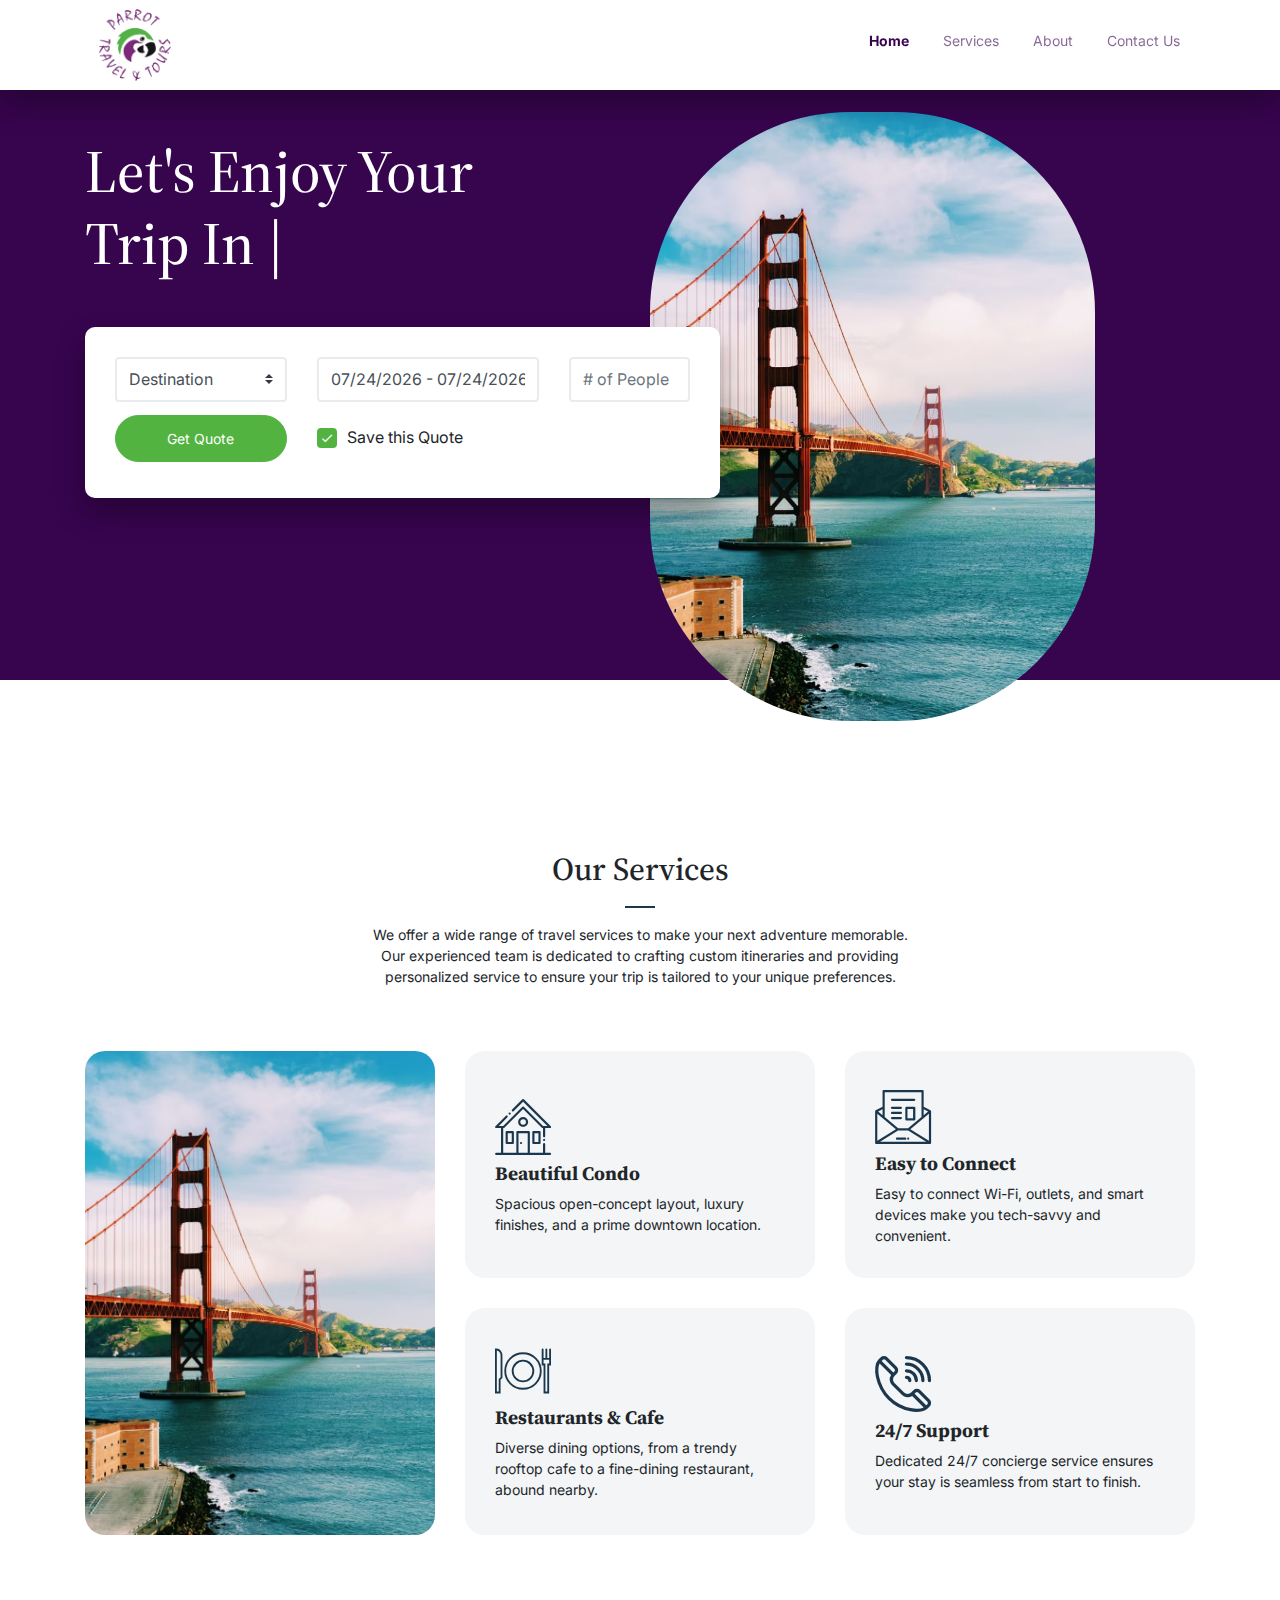
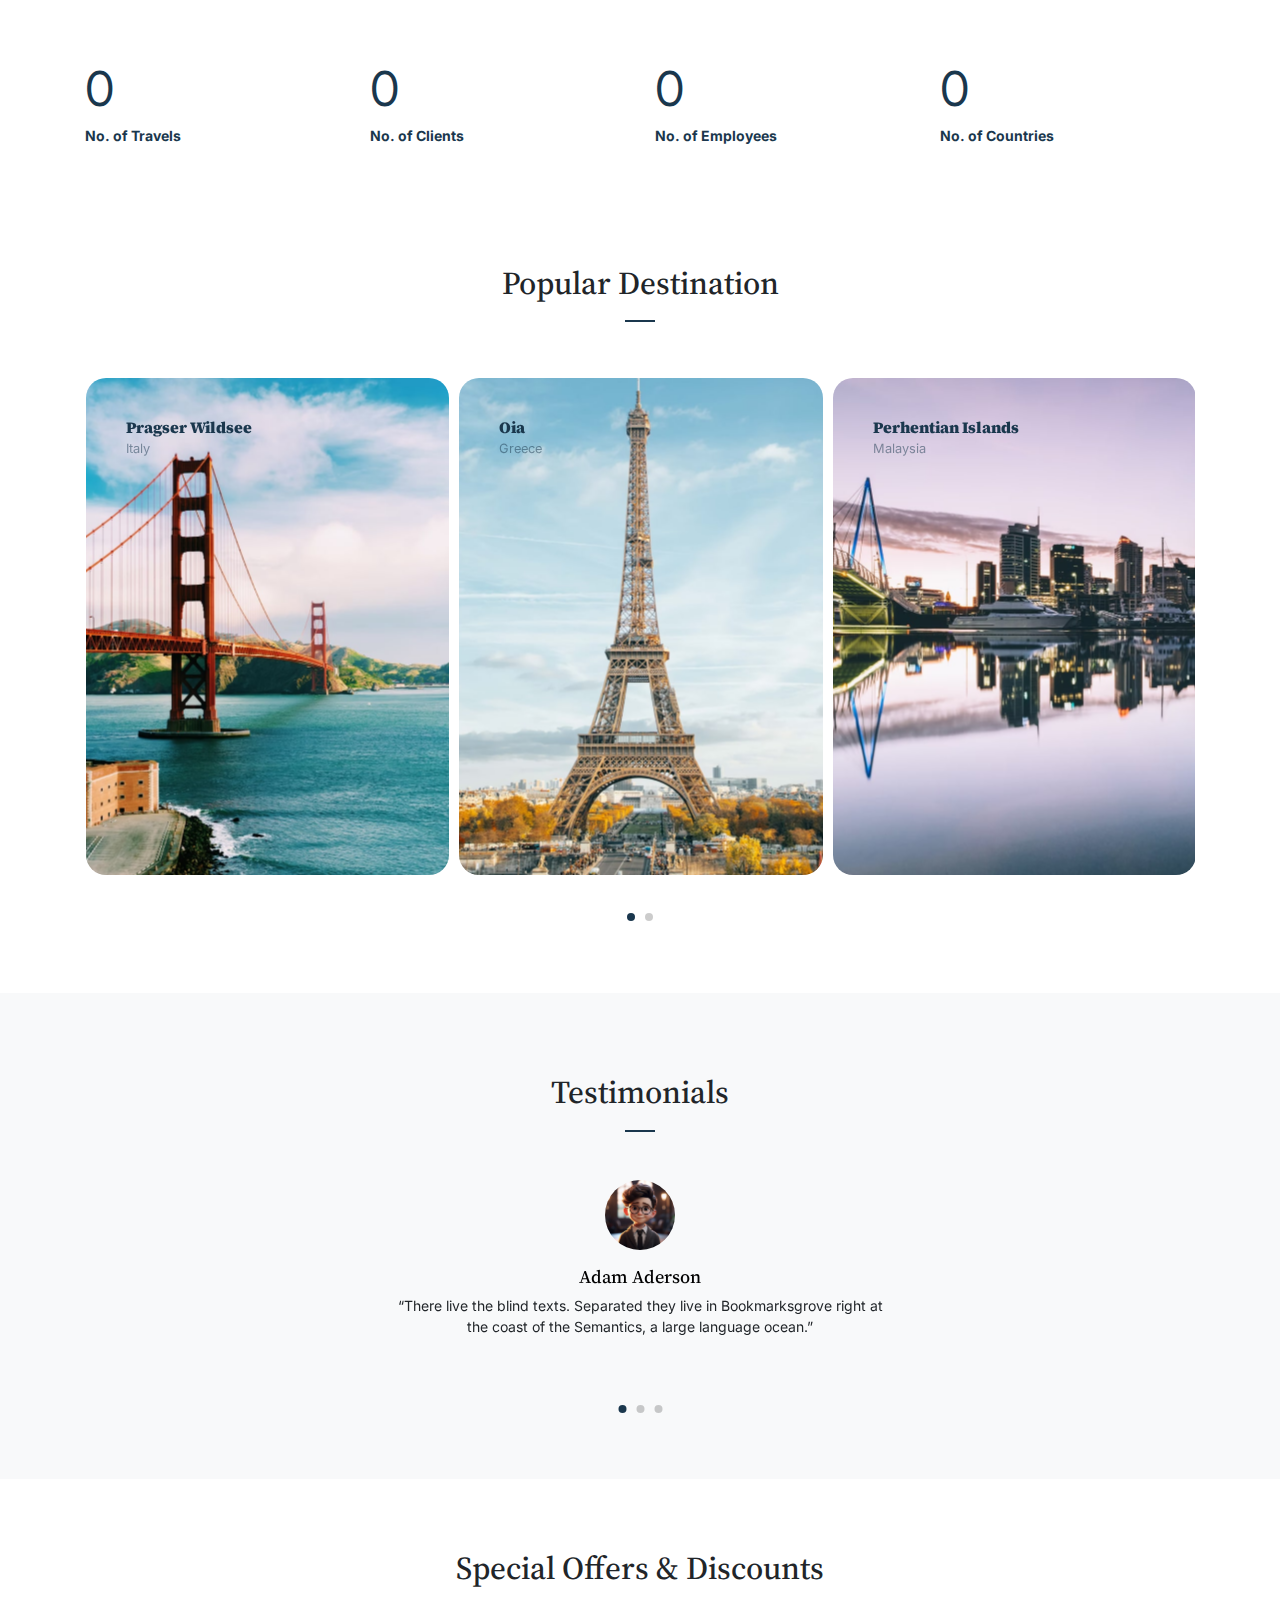
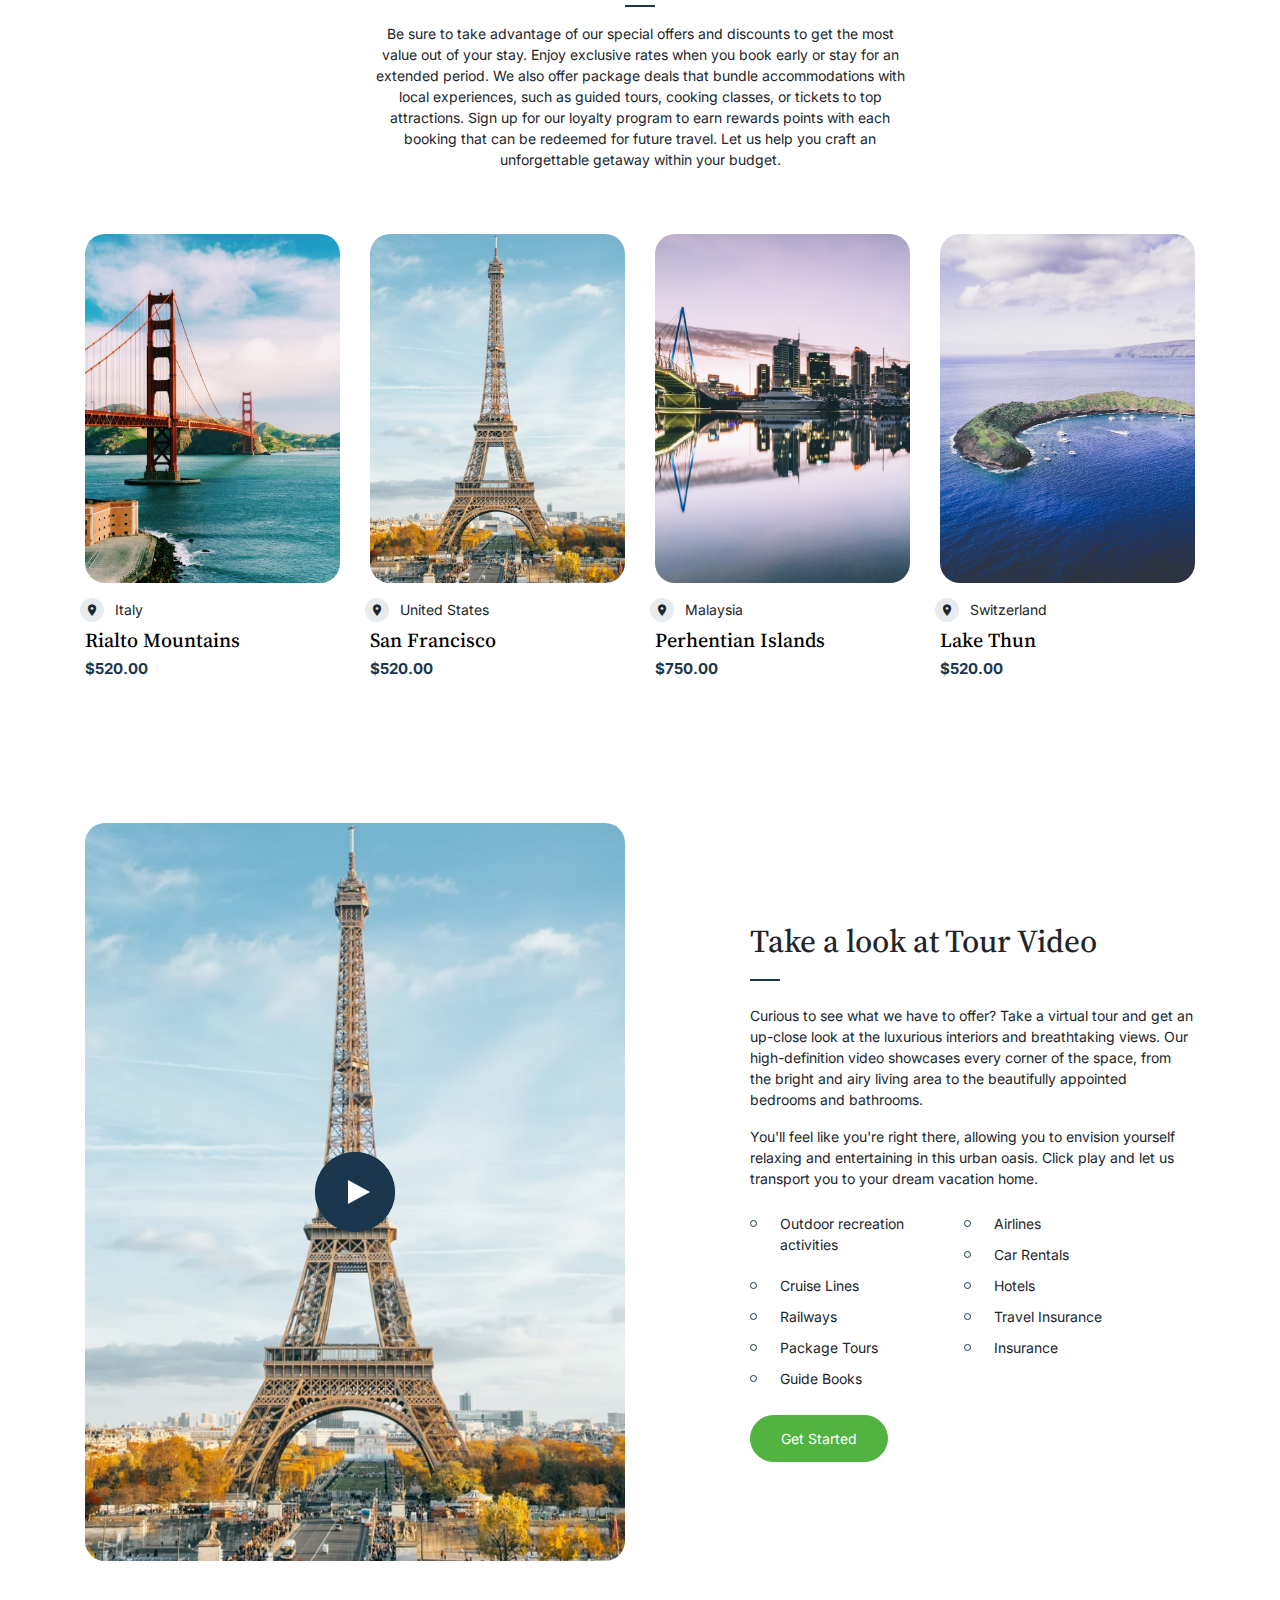
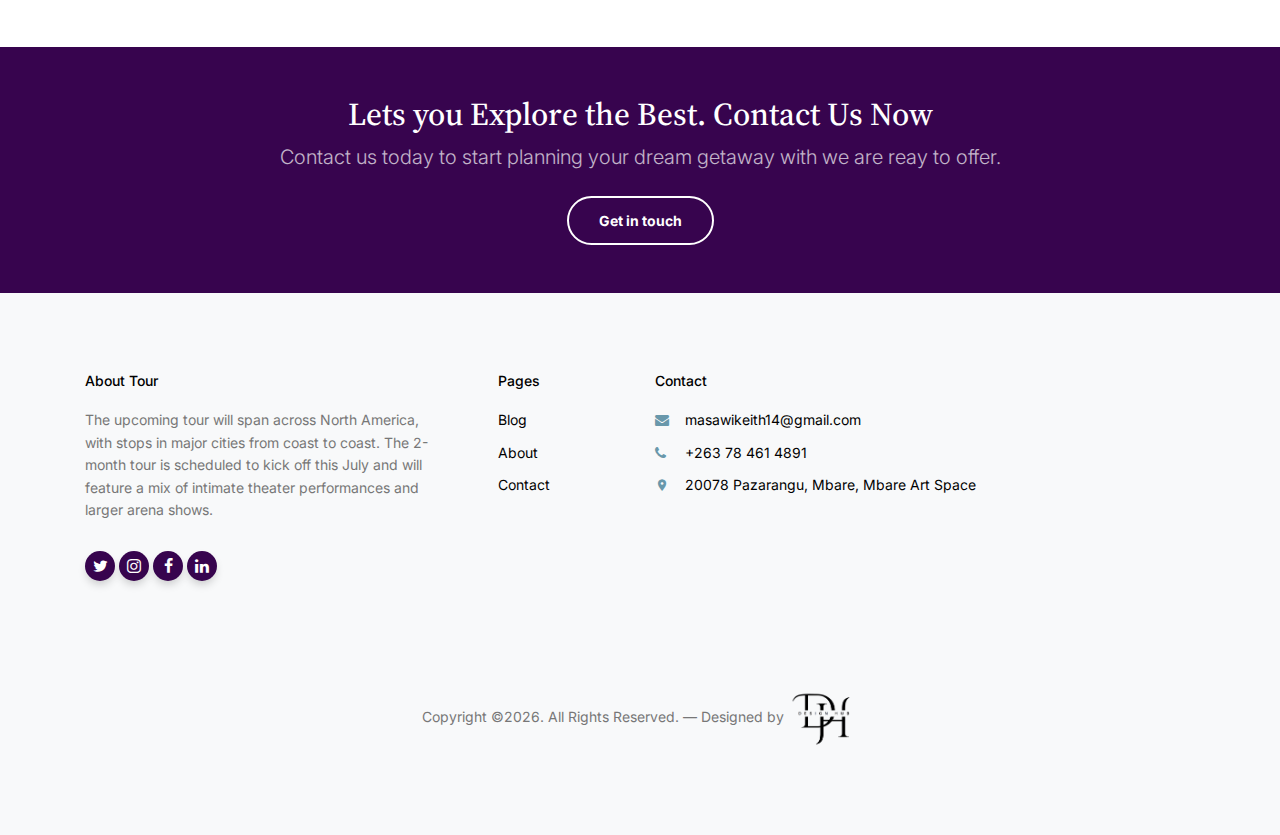
<file: index.html>
<!doctype html>
<html lang="en">
<head>
	<meta charset="utf-8">
	<meta name="viewport" content="width=device-width, initial-scale=1, shrink-to-fit=no">
	<meta name="author" content="Untree.co">
	<!-- <link rel="shortcut icon" href="favicon.png"> -->

	<meta name="description" content="" />
	<meta name="keywords" content="bootstrap, bootstrap4" />

	<link rel="preconnect" href="https://fonts.googleapis.com">
	<link rel="preconnect" href="https://fonts.gstatic.com" crossorigin>
	<link href="https://fonts.googleapis.com/css2?family=Inter:wght@400;700&family=Source+Serif+Pro:wght@400;700&display=swap" rel="stylesheet">

	<link rel="stylesheet" href="css/bootstrap.min.css">
	<link rel="stylesheet" href="css/owl.carousel.min.css">
	<link rel="stylesheet" href="css/owl.theme.default.min.css">
	<link rel="stylesheet" href="css/jquery.fancybox.min.css">
	<link rel="stylesheet" href="fonts/icomoon/style.css">
	<link rel="stylesheet" href="fonts/flaticon/font/flaticon.css">
	<link rel="stylesheet" href="css/daterangepicker.css">
	<link rel="stylesheet" href="css/aos.css">
	<link rel="stylesheet" href="css/style.css">

	<title>Home</title>
</head>

<body>


	<div class="site-mobile-menu site-navbar-target">
		<div class="site-mobile-menu-header">
			<div class="site-mobile-menu-close">
				<span class="icofont-close js-menu-toggle"></span>
			</div>
		</div>
		<div class="site-mobile-menu-body"></div>
	</div>

	<nav class="site-nav">
		<div class="container">
			<div class="site-navigation">
				<a href="index.html" class="logo m-0"><img class="logo-image" src="./images/logo-2.png" alt="" width="100px"></a>

				<ul class="js-clone-nav d-none d-lg-inline-block text-left site-menu float-right">
					<li class="active"><a href="index.html">Home</a></li>
					<li><a href="services.html">Services</a></li>
					<li><a href="about.html">About</a></li>
					<li><a href="contact.html">Contact Us</a></li>
				</ul>

				<a href="#" class="burger ml-auto float-right site-menu-toggle js-menu-toggle d-inline-block d-lg-none light" data-toggle="collapse" data-target="#main-navbar">
					<span></span>
				</a>

			</div>
		</div>
	</nav>


	<div class="hero">
		<div class="container">
			<div class="row align-items-center">
				<div class="col-lg-7">
					<div class="intro-wrap">
						<h1 class="mb-5"><span class="d-block">Let's Enjoy Your</span> Trip In <span class="typed-words"></span></h1>

						<div class="row">
							<div class="col-12">
								<form class="form">
									<div class="row mb-2">
										<div class="col-sm-12 col-md-6 mb-3 mb-lg-0 col-lg-4">
											<select name="" id="" class="form-control custom-select">
												<option value="">Destination</option>
												<option value="">Zimbabwe</option>
												<option value="">Zambia</option>
												<option value="">Nigeria</option>
												<option value="">Tanzania</option>
												<option value="">United States</option>
												<option value="">Israel</option>
												<option value="">China</option>
												<option value="">Russia</option>
											</select>
										</div>
										<div class="col-sm-12 col-md-6 mb-3 mb-lg-0 col-lg-5">
											<input type="text" class="form-control" name="daterange">
										</div>
										<div class="col-sm-12 col-md-6 mb-3 mb-lg-0 col-lg-3">
											<input type="text" class="form-control" placeholder="# of People">
										</div>

									</div>    
									<div class="row align-items-center">
										<div class="col-sm-12 col-md-6 mb-3 mb-lg-0 col-lg-4">
											<input type="submit" class="btn btn-primary btn-block" value="Get Quote">
										</div>
										<div class="col-lg-8">
											<label class="control control--checkbox mt-3">
												<span class="caption">Save this Quote</span>
												<input type="checkbox" checked="checked" />
												<div class="control__indicator"></div>
											</label>
										</div>
									</div>
								</form>
							</div>
						</div>
					</div>
				</div>
				<div class="col-lg-5">
					<div class="slides">
						<img src="images/hero-slider-1.jpg" alt="Image" class="img-fluid active">
						<img src="images/hero-slider-2.jpg" alt="Image" class="img-fluid">
						<img src="images/hero-slider-3.jpg" alt="Image" class="img-fluid">
						<img src="images/hero-slider-4.jpg" alt="Image" class="img-fluid">
						<img src="images/hero-slider-5.jpg" alt="Image" class="img-fluid">
					</div>
				</div>
			</div>
		</div>
	</div>


	<div class="untree_co-section">
		<div class="container">
			<div class="row mb-5 justify-content-center">
				<div class="col-lg-6 text-center">
					<h2 class="section-title text-center mb-3">Our Services</h2>
					<p>We offer a wide range of travel services to make your next adventure memorable. Our experienced team is dedicated to crafting custom itineraries and providing personalized service to ensure your trip is tailored to your unique preferences.</p>
				</div>
			</div>
			<div class="row align-items-stretch">
				<div class="col-lg-4 order-lg-1">
					<div class="h-100"><div class="frame h-100"><div class="feature-img-bg h-100" style="background-image: url('images/hero-slider-1.jpg');"></div></div></div>
				</div>

				<div class="col-6 col-sm-6 col-lg-4 feature-1-wrap d-md-flex flex-md-column order-lg-1" >

					<div class="feature-1 d-md-flex">
						<div class="align-self-center">
							<span class="flaticon-house display-4 text-primary"></span>
							<h3>Beautiful Condo</h3>
							<p class="mb-0">Spacious open-concept layout, luxury finishes, and a prime downtown location.</p>
						</div>
					</div>

					<div class="feature-1 ">
						<div class="align-self-center">
							<span class="flaticon-restaurant display-4 text-primary"></span>
							<h3>Restaurants & Cafe</h3>
							<p class="mb-0">Diverse dining options, from a trendy rooftop cafe to a fine-dining restaurant, abound nearby.</p>
						</div>
					</div>

				</div>

				<div class="col-6 col-sm-6 col-lg-4 feature-1-wrap d-md-flex flex-md-column order-lg-3" >

					<div class="feature-1 d-md-flex">
						<div class="align-self-center">
							<span class="flaticon-mail display-4 text-primary"></span>
							<h3>Easy to Connect</h3>
							<p class="mb-0">Easy to connect Wi-Fi, outlets, and smart devices make you tech-savvy and convenient.</p>
						</div>
					</div>

					<div class="feature-1 d-md-flex">
						<div class="align-self-center">
							<span class="flaticon-phone-call display-4 text-primary"></span>
							<h3>24/7 Support</h3>
							<p class="mb-0">Dedicated 24/7 concierge service ensures your stay is seamless from start to finish.</p>
						</div>
					</div>

				</div>

			</div>
		</div>
	</div>

	<div class="untree_co-section count-numbers py-5">
		<div class="container">
			<div class="row">
				<div class="col-6 col-sm-6 col-md-6 col-lg-3">
					<div class="counter-wrap">
						<div class="counter">
							<span class="" data-number="9313">0</span>
						</div>
						<span class="caption">No. of Travels</span>
					</div>
				</div>
				<div class="col-6 col-sm-6 col-md-6 col-lg-3">
					<div class="counter-wrap">
						<div class="counter">
							<span class="" data-number="8492">0</span>
						</div>
						<span class="caption">No. of Clients</span>
					</div>
				</div>
				<div class="col-6 col-sm-6 col-md-6 col-lg-3">
					<div class="counter-wrap">
						<div class="counter">
							<span class="" data-number="100">0</span>
						</div>
						<span class="caption">No. of Employees</span>
					</div>
				</div>
				<div class="col-6 col-sm-6 col-md-6 col-lg-3">
					<div class="counter-wrap">
						<div class="counter">
							<span class="" data-number="120">0</span>
						</div>
						<span class="caption">No. of Countries</span>
					</div>
				</div>
			</div>
		</div>
	</div>



	<div class="untree_co-section">
		<div class="container">
			<div class="row text-center justify-content-center mb-5">
				<div class="col-lg-7"><h2 class="section-title text-center">Popular Destination</h2></div>
			</div>

			<div class="owl-carousel owl-3-slider">

				<div class="item">
					<a class="media-thumb" href="images/hero-slider-1.jpg" data-fancybox="gallery">
						<div class="media-text">
							<h3>Pragser Wildsee</h3>
							<span class="location">Italy</span>
						</div>
						<img src="images/hero-slider-1.jpg" alt="Image" class="img-fluid">
					</a> 
				</div>

				<div class="item">
					<a class="media-thumb" href="images/hero-slider-2.jpg" data-fancybox="gallery">
						<div class="media-text">
							<h3>Oia</h3>
							<span class="location">Greece</span>
						</div>
						<img src="images/hero-slider-2.jpg" alt="Image" class="img-fluid">
					</a> 
				</div>

				<div class="item">
					<a class="media-thumb" href="images/hero-slider-3.jpg" data-fancybox="gallery">
						<div class="media-text">
							<h3>Perhentian Islands</h3>
							<span class="location">Malaysia</span>
						</div>
						<img src="images/hero-slider-3.jpg" alt="Image" class="img-fluid">
					</a> 
				</div>


				<div class="item">
					<a class="media-thumb" href="images/hero-slider-4.jpg" data-fancybox="gallery">
						<div class="media-text">
							<h3>Rialto Bridge</h3>
							<span class="location">Italy</span>
						</div>
						<img src="images/hero-slider-4.jpg" alt="Image" class="img-fluid">
					</a> 
				</div>

				<div class="item">
					<a class="media-thumb" href="images/hero-slider-5.jpg" data-fancybox="gallery">
						<div class="media-text">
							<h3>San Francisco, United States</h3>
							<span class="location">United States</span>
						</div>
						<img src="images/hero-slider-5.jpg" alt="Image" class="img-fluid">
					</a> 
				</div>

				<div class="item">
					<a class="media-thumb" href="images/hero-slider-1.jpg" data-fancybox="gallery">
						<div class="media-text">
							<h3>Lake Thun</h3>
							<span class="location">Switzerland</span>
						</div>
						<img src="images/hero-slider-2.jpg" alt="Image" class="img-fluid">
					</a> 
				</div>

			</div>

		</div>
	</div>


	<div class="untree_co-section testimonial-section mt-5">
		<div class="container">
			<div class="row justify-content-center">
				<div class="col-lg-7 text-center">
					<h2 class="section-title text-center mb-5">Testimonials</h2>

					<div class="owl-single owl-carousel no-nav">
						<div class="testimonial mx-auto">
							<figure class="img-wrap">
								<img src="images/person_2.jpg" alt="Image" class="img-fluid">
							</figure>
							<h3 class="name">Adam Aderson</h3>
							<blockquote>
								<p>&ldquo;There live the blind texts. Separated they live in Bookmarksgrove right at the coast of the Semantics, a large language ocean.&rdquo;</p>
							</blockquote>
						</div>

						<div class="testimonial mx-auto">
							<figure class="img-wrap">
								<img src="images/person_3.jpg" alt="Image" class="img-fluid">
							</figure>
							<h3 class="name">Lukas Devlin</h3>
							<blockquote>
								<p>&ldquo;There live the blind texts. Separated they live in Bookmarksgrove right at the coast of the Semantics, a large language ocean.&rdquo;</p>
							</blockquote>
						</div>

						<div class="testimonial mx-auto">
							<figure class="img-wrap">
								<img src="images/person_4.jpg" alt="Image" class="img-fluid">
							</figure>
							<h3 class="name">Kayla Bryant</h3>
							<blockquote>
								<p>&ldquo;There live the blind texts. Separated they live in Bookmarksgrove right at the coast of the Semantics, a large language ocean.&rdquo;</p>
							</blockquote>
						</div>

					</div>

				</div>
			</div>
		</div>
	</div>


	<div class="untree_co-section">
		<div class="container">
			<div class="row justify-content-center text-center mb-5">
				<div class="col-lg-6">
					<h2 class="section-title text-center mb-3">Special Offers &amp; Discounts</h2>
					<p>Be sure to take advantage of our special offers and discounts to get the most value out of your stay. Enjoy exclusive rates when you book early or stay for an extended period. We also offer package deals that bundle accommodations with local experiences, such as guided tours, cooking classes, or tickets to top attractions. Sign up for our loyalty program to earn rewards points with each booking that can be redeemed for future travel. Let us help you craft an unforgettable getaway within your budget.</p>
				</div>
			</div>
			<div class="row">
				<div class="col-6 col-sm-6 col-md-6 col-lg-3 mb-4 mb-lg-0">
					<div class="media-1">
						<a href="#" class="d-block mb-3"><img src="images/hero-slider-1.jpg" alt="Image" class="img-fluid"></a>
						<span class="d-flex align-items-center loc mb-2">
							<span class="icon-room mr-3"></span>
							<span>Italy</span>
						</span>
						<div class="d-flex align-items-center">
							<div>
								<h3><a href="#">Rialto Mountains</a></h3>
								<div class="price ml-auto">
									<span>$520.00</span>
								</div>
							</div>
							
						</div>
						
					</div>
				</div>
				<div class="col-6 col-sm-6 col-md-6 col-lg-3 mb-4 mb-lg-0">
					<div class="media-1">
						<a href="#" class="d-block mb-3"><img src="images/hero-slider-2.jpg" alt="Image" class="img-fluid"></a>
						<span class="d-flex align-items-center loc mb-2">
							<span class="icon-room mr-3"></span>
							<span>United States</span>
						</span>
						<div class="d-flex align-items-center">
							<div>
								<h3><a href="#">San Francisco</a></h3>
								<div class="price ml-auto">
									<span>$520.00</span>
								</div>
							</div>
							
						</div>
						
					</div>
				</div>
				<div class="col-6 col-sm-6 col-md-6 col-lg-3 mb-4 mb-lg-0">
					<div class="media-1">
						<a href="#" class="d-block mb-3"><img src="images/hero-slider-3.jpg" alt="Image" class="img-fluid"></a>
						<span class="d-flex align-items-center loc mb-2">
							<span class="icon-room mr-3"></span>
							<span>Malaysia</span>
						</span>
						<div class="d-flex align-items-center">
							<div>
								<h3><a href="#">Perhentian Islands</a></h3>
								<div class="price ml-auto">
									<span>$750.00</span>
								</div>
							</div>
							
						</div>
						
					</div>
				</div>
				<div class="col-6 col-sm-6 col-md-6 col-lg-3 mb-4 mb-lg-0">
					<div class="media-1">
						<a href="#" class="d-block mb-3"><img src="images/hero-slider-4.jpg" alt="Image" class="img-fluid"></a>

						<span class="d-flex align-items-center loc mb-2">
							<span class="icon-room mr-3"></span>
							<span>Switzerland</span>
						</span>

						<div class="d-flex align-items-center">
							<div>
								<h3><a href="#">Lake Thun</a></h3>
								<div class="price ml-auto">
									<span>$520.00</span>
								</div>
							</div>
							
						</div>
						
					</div>
				</div>
			</div>
		</div>
	</div>

	<div class="untree_co-section">
		<div class="container">
			<div class="row justify-content-between align-items-center">
				
				<div class="col-lg-6">
					<figure class="img-play-video">
						<a id="play-video" class="video-play-button" href="https://www.youtube.com/embed/5s8fs_j2xlY" data-fancybox>
							<span></span>
						</a>
						<img src="images/hero-slider-2.jpg" alt="Image" class="img-fluid rounded-20">
					</figure>
				</div>

				<div class="col-lg-5">
					<h2 class="section-title text-left mb-4">Take a look at Tour Video</h2>
					<p>Curious to see what we have to offer? Take a virtual tour and get an up-close look at the luxurious interiors and breathtaking views. Our high-definition video showcases every corner of the space, from the bright and airy living area to the beautifully appointed bedrooms and bathrooms.</p>

					<p class="mb-4">You'll feel like you're right there, allowing you to envision yourself relaxing and entertaining in this urban oasis. Click play and let us transport you to your dream vacation home.</p>

					<ul class="list-unstyled two-col clearfix">
						<li>Outdoor recreation activities</li>
						<li>Airlines</li>
						<li>Car Rentals</li>
						<li>Cruise Lines</li>
						<li>Hotels</li>
						<li>Railways</li>
						<li>Travel Insurance</li>
						<li>Package Tours</li>
						<li>Insurance</li>
						<li>Guide Books</li>
					</ul>

					<p><a href="#" class="btn btn-primary">Get Started</a></p>

					
				</div>
			</div>
		</div>
	</div>

	
	
	<div class="py-5 cta-section">
		<div class="container">
			<div class="row text-center">
				<div class="col-md-12">
					<h2 class="mb-2 text-white">Lets you Explore the Best. Contact Us Now</h2>
					<p class="mb-4 lead text-white text-white-opacity">Contact us today to start planning your dream getaway with we are reay to offer.</p>
					<p class="mb-0"><a href="booking.html" class="btn btn-outline-white text-white btn-md font-weight-bold">Get in touch</a></p>
				</div>
			</div>
		</div>
	</div>

	<div class="site-footer">
		<div class="inner first">
			<div class="container">
				<div class="row">
					<div class="col-md-6 col-lg-4">
						<div class="widget">
							<h3 class="heading">About Tour</h3>
							<p>The upcoming tour will span across North America, with stops in major cities from coast to coast. The 2-month tour is scheduled to kick off this July and will feature a mix of intimate theater performances and larger arena shows.</p>
						</div>
						<div class="widget">
							<ul class="list-unstyled social">
								<li><a href="#"><span class="icon-twitter"></span></a></li>
								<li><a href="#"><span class="icon-instagram"></span></a></li>
								<li><a href="#"><span class="icon-facebook"></span></a></li>
								<li><a href="#"><span class="icon-linkedin"></span></a></li>
							</ul>
						</div>
					</div>
					<div class="col-md-6 col-lg-2 pl-lg-5">
						<div class="widget">
							<h3 class="heading">Pages</h3>
							<ul class="links list-unstyled">
								<li><a href="#">Blog</a></li>
								<li><a href="#">About</a></li>
								<li><a href="#">Contact</a></li>
							</ul>
						</div>
					</div>
					<div class="col-md-6 col-lg-4">
						<div class="widget">
							<h3 class="heading">Contact</h3>
							<ul class="list-unstyled quick-info links">
								<li class="email"><a href="#">masawikeith14@gmail.com</a></li>
								<li class="phone"><a href="#">+263 78 461 4891</a></li>
								<li class="address"><a href="#">20078 Pazarangu, Mbare, Mbare Art Space</a></li>
							</ul>
						</div>
					</div>
				</div>
			</div>
		</div>

		<div class="inner dark">
			<div class="container">
			  <div class="row text-center">
				<div class="col-md-8 mb-3 mb-md-0 mx-auto">
				  <p>Copyright &copy;<script>document.write(new Date().getFullYear());</script>. All Rights Reserved. &mdash; Designed by  <img src="./images/design-hub.png" alt="" width="70px"> 
				  </p>
				</div>
				
			  </div>
			</div>
		  </div>
	</div>

	<div id="overlayer"></div>
	<div class="loader">
		<div class="spinner-border" role="status">
			<span class="sr-only">Loading...</span>
		</div>
	</div>

	<script src="js/jquery-3.4.1.min.js"></script>
	<script src="js/popper.min.js"></script>
	<script src="js/bootstrap.min.js"></script>
	<script src="js/owl.carousel.min.js"></script>
	<script src="js/jquery.animateNumber.min.js"></script>
	<script src="js/jquery.waypoints.min.js"></script>
	<script src="js/jquery.fancybox.min.js"></script>
	<script src="js/aos.js"></script>
	<script src="js/moment.min.js"></script>
	<script src="js/daterangepicker.js"></script>

	<script src="js/typed.js"></script>
	<script>
		$(function() {
			var slides = $('.slides'),
			images = slides.find('img');

			images.each(function(i) {
				$(this).attr('data-id', i + 1);
			})

			var typed = new Typed('.typed-words', {
				strings: ["San Francisco."," Paris."," New Zealand.", " Maui.", " London."],
				typeSpeed: 80,
				backSpeed: 80,
				backDelay: 4000,
				startDelay: 1000,
				loop: true,
				showCursor: true,
				preStringTyped: (arrayPos, self) => {
					arrayPos++;
					console.log(arrayPos);
					$('.slides img').removeClass('active');
					$('.slides img[data-id="'+arrayPos+'"]').addClass('active');
				}

			});
		})
	</script>

	<script src="js/custom.js"></script>

</body>

</html>
</file>
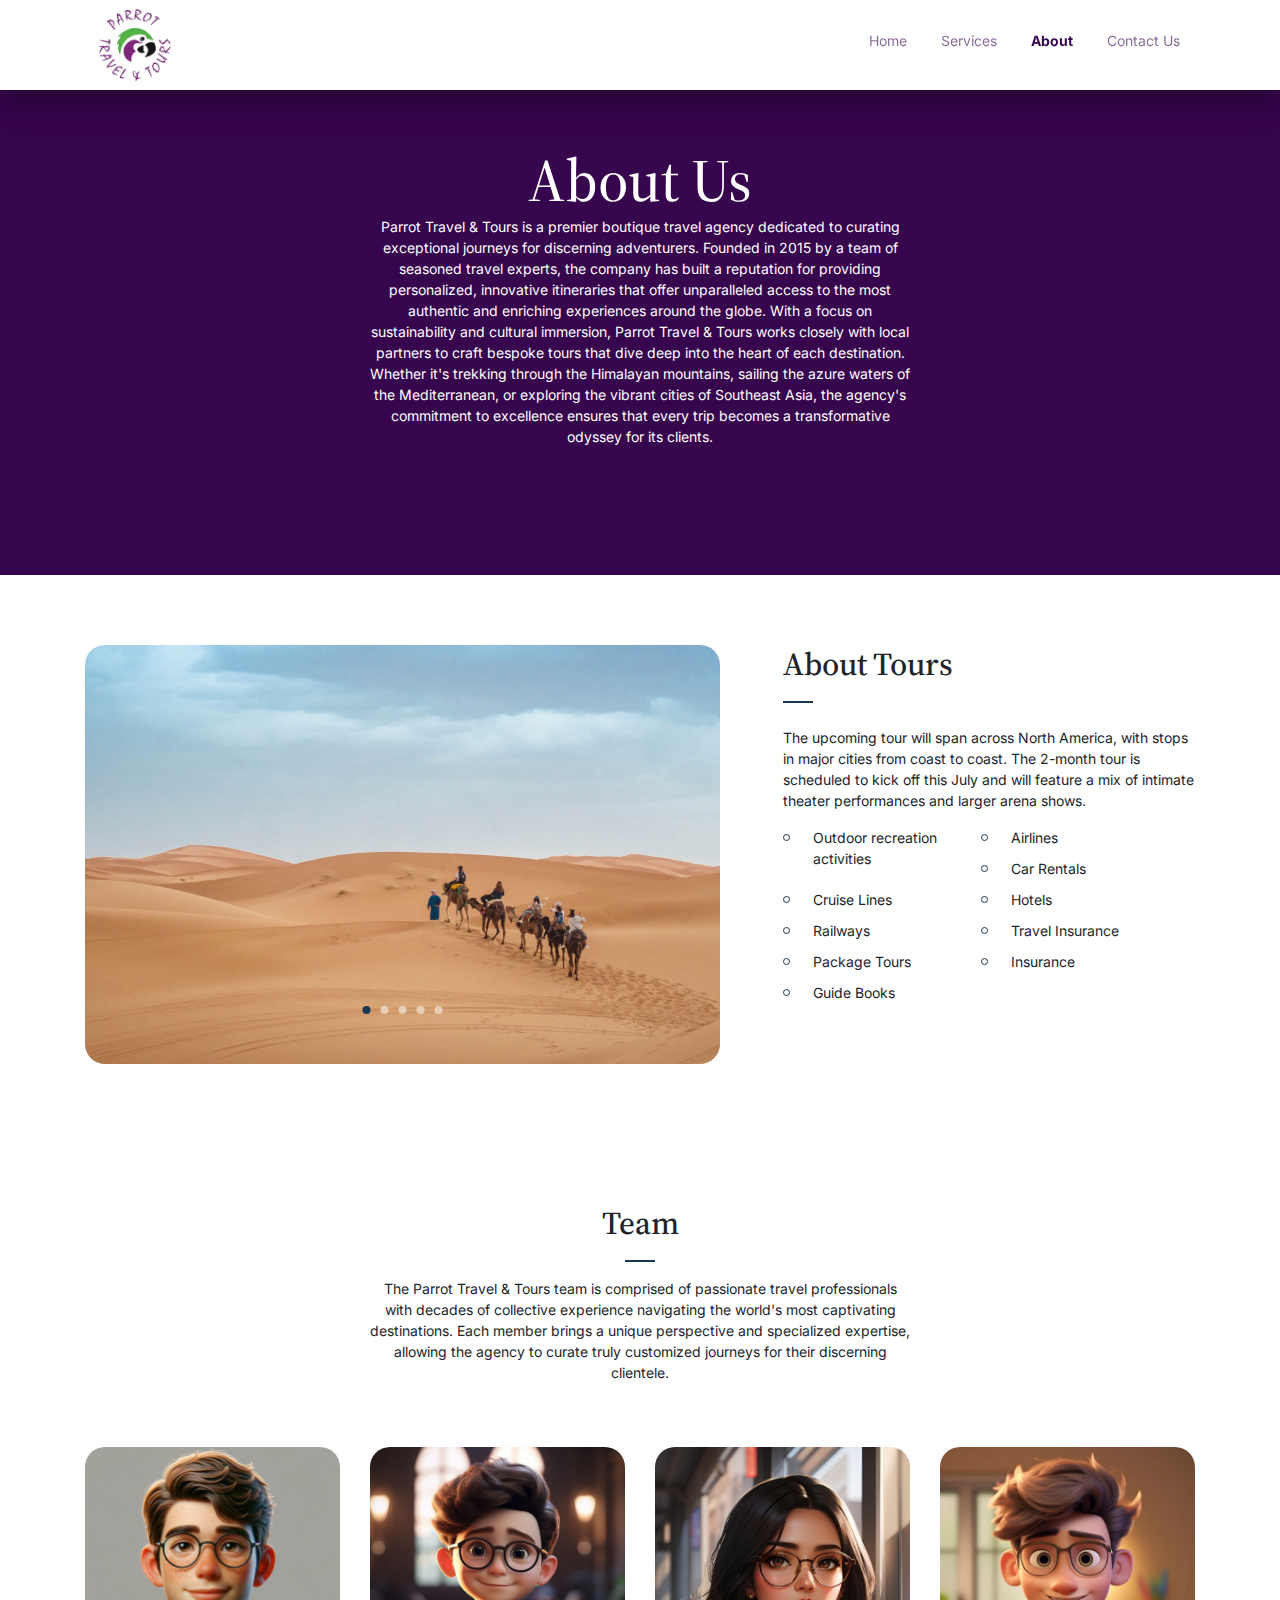
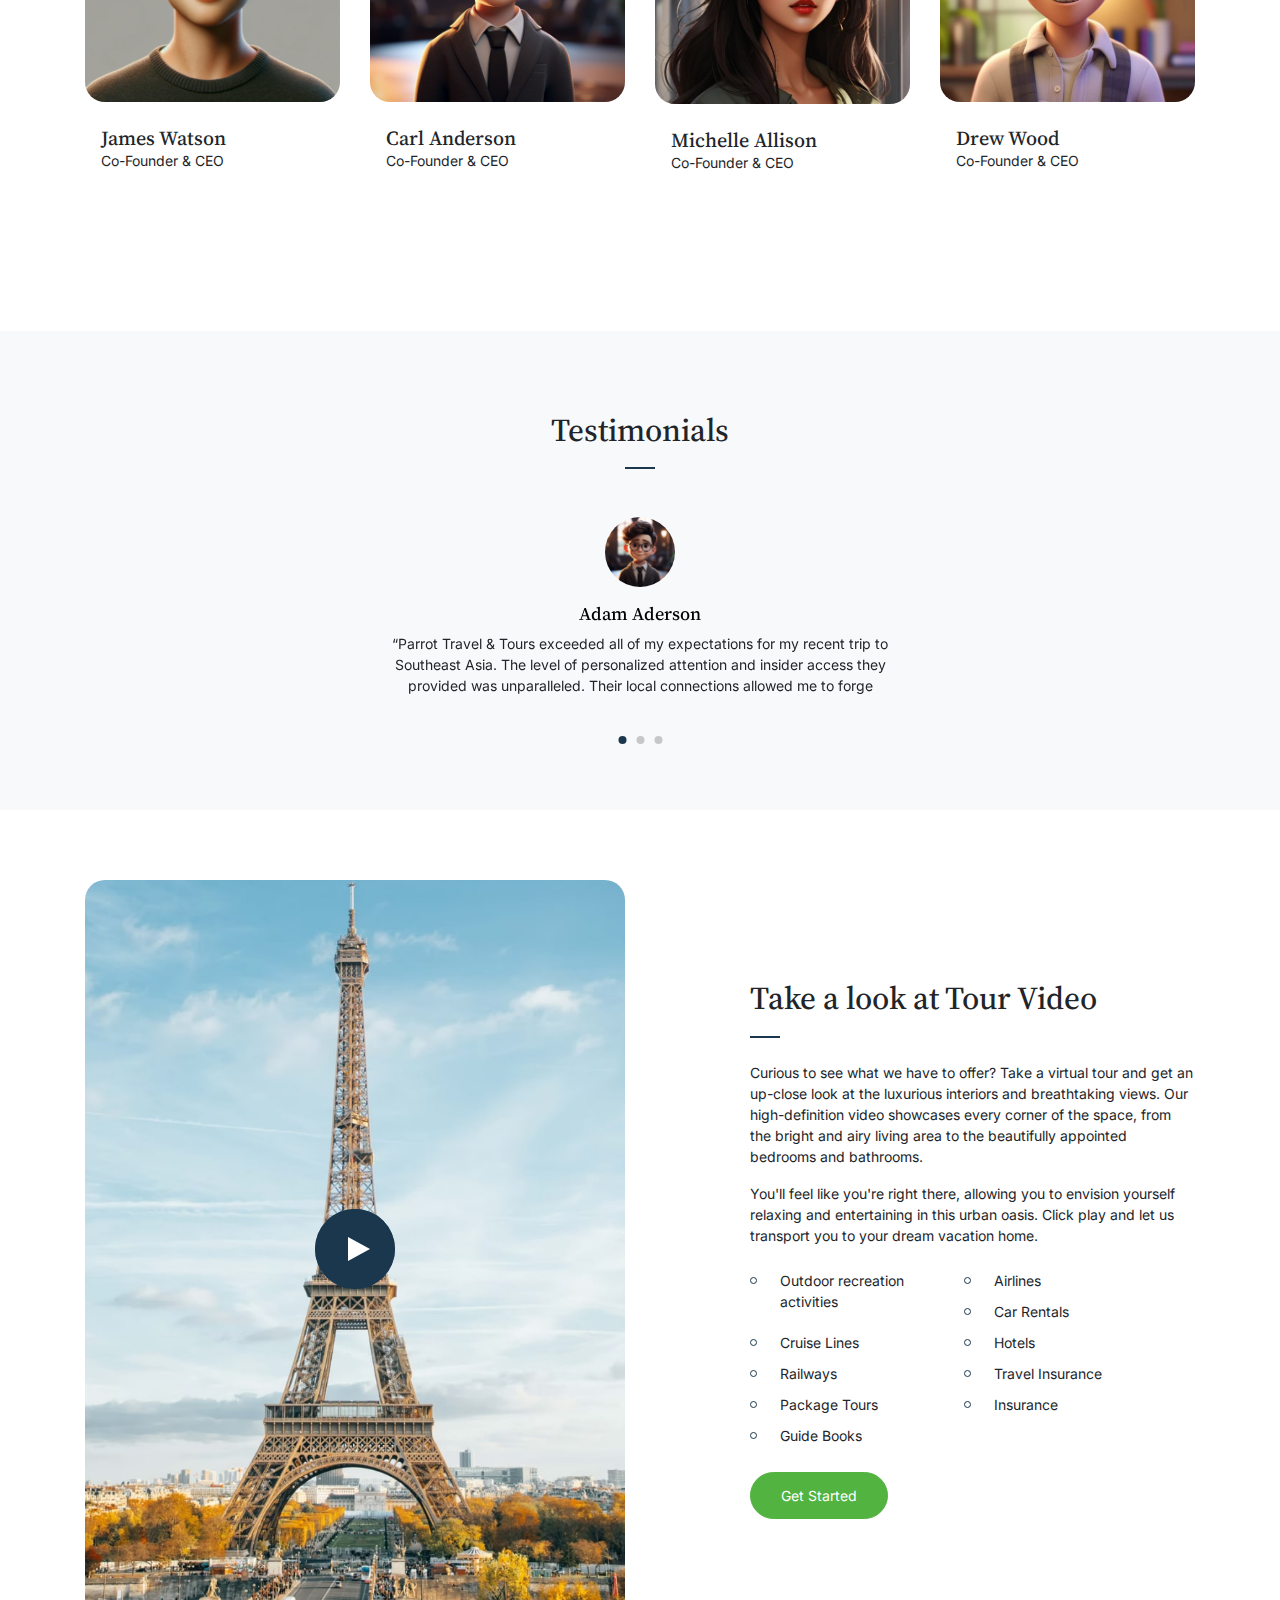
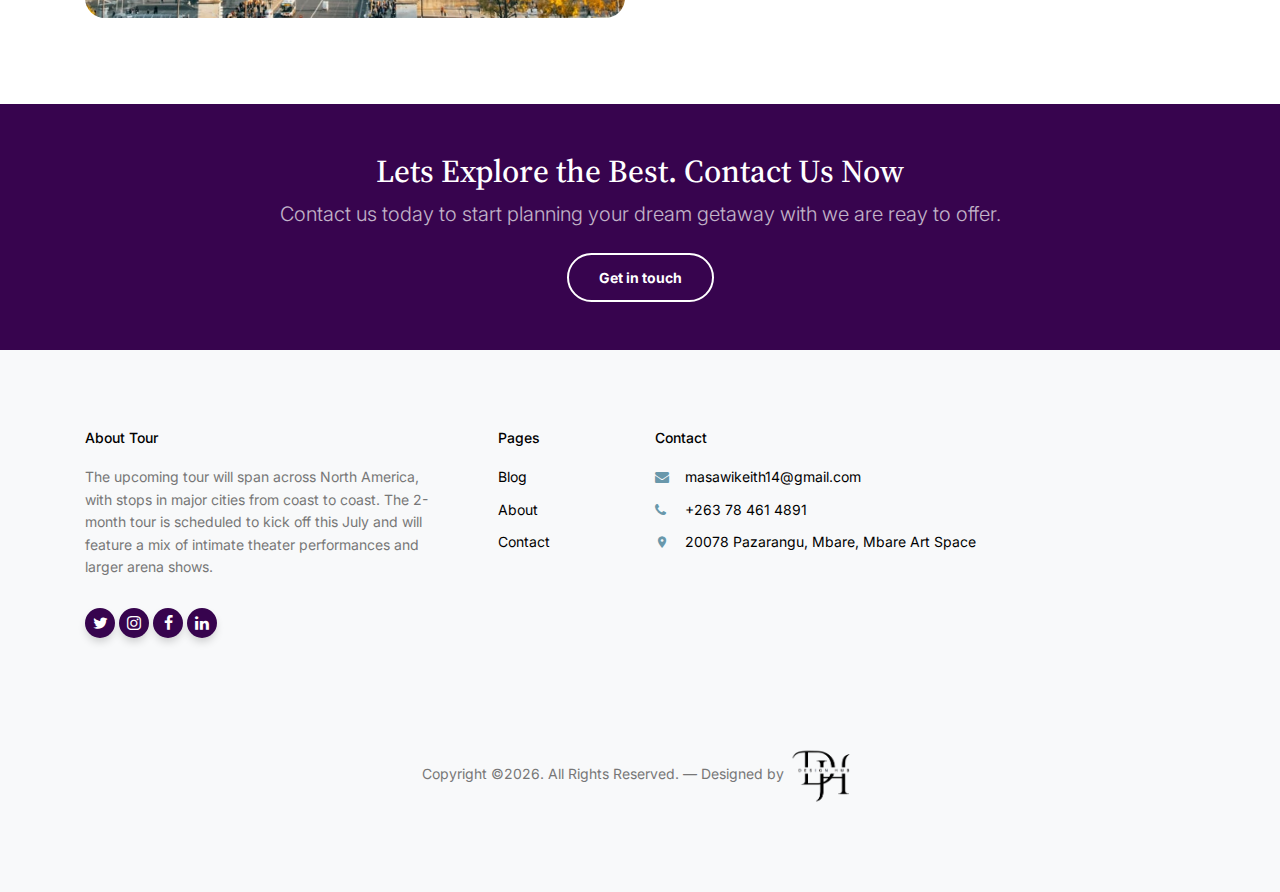
<file: about.html>
<!doctype html>
<html lang="en">
<head>
  <meta charset="utf-8">
  <meta name="viewport" content="width=device-width, initial-scale=1, shrink-to-fit=no">
  <meta name="author" content="Untree.co">
  <!-- <link rel="shortcut icon" href="favicon.png"> -->

  <meta name="description" content="" />
  <meta name="keywords" content="bootstrap, bootstrap4" />

  <link rel="preconnect" href="https://fonts.googleapis.com">
  <link rel="preconnect" href="https://fonts.gstatic.com" crossorigin>
  <link href="https://fonts.googleapis.com/css2?family=Inter:wght@400;700&family=Source+Serif+Pro:wght@400;700&display=swap" rel="stylesheet">

  <link rel="stylesheet" href="css/bootstrap.min.css">
  <link rel="stylesheet" href="css/owl.carousel.min.css">
  <link rel="stylesheet" href="css/owl.theme.default.min.css">
  <link rel="stylesheet" href="css/jquery.fancybox.min.css">
  <link rel="stylesheet" href="fonts/icomoon/style.css">
  <link rel="stylesheet" href="fonts/flaticon/font/flaticon.css">
  <link rel="stylesheet" href="css/daterangepicker.css">
  <link rel="stylesheet" href="css/aos.css">
  <link rel="stylesheet" href="css/style.css">

  <title>About</title>
</head>

<body>


  <div class="site-mobile-menu site-navbar-target">
    <div class="site-mobile-menu-header">
      <div class="site-mobile-menu-close">
        <span class="icofont-close js-menu-toggle"></span>
      </div>
    </div>
    <div class="site-mobile-menu-body"></div>
  </div>

  <nav class="site-nav">
    <div class="container">
      <div class="site-navigation">
        <a href="index.html" class="logo m-0"><img class="logo-image" src="./images/logo-2.png" alt="" width="100px"></a>

        <ul class="js-clone-nav d-none d-lg-inline-block text-left site-menu float-right">
          <li><a href="index.html">Home</a></li>
          <li><a href="services.html">Services</a></li>
          <li class="active"><a href="about.html">About</a></li>
          <li><a href="contact.html">Contact Us</a></li>
        </ul>

        <a href="#" class="burger ml-auto float-right site-menu-toggle js-menu-toggle d-inline-block d-lg-none light" data-toggle="collapse" data-target="#main-navbar">
          <span></span>
        </a>

      </div>
    </div>
  </nav>


  <div class="hero hero-inner">
    <div class="container">
      <div class="row align-items-center">
        <div class="col-lg-6 mx-auto text-center">
          <div class="intro-wrap">
            <h1 class="mb-0">About Us</h1>
            <p class="text-white">Parrot Travel & Tours is a premier boutique travel agency dedicated to curating exceptional journeys for discerning adventurers. Founded in 2015 by a team of seasoned travel experts, the company has built a reputation for providing personalized, innovative itineraries that offer unparalleled access to the most authentic and enriching experiences around the globe. With a focus on sustainability and cultural immersion, Parrot Travel & Tours works closely with local partners to craft bespoke tours that dive deep into the heart of each destination. Whether it's trekking through the Himalayan mountains, sailing the azure waters of the Mediterranean, or exploring the vibrant cities of Southeast Asia, the agency's commitment to excellence ensures that every trip becomes a transformative odyssey for its clients.</p>
          </div>
        </div>
      </div>
    </div>
  </div>

  
  
  <div class="untree_co-section">
    <div class="container">
      <div class="row">
        <div class="col-lg-7">
          <div class="owl-single dots-absolute owl-carousel">
            <img src="images/slider-1.jpg" alt="Free HTML Template by Untree.co" class="img-fluid rounded-20">
            <img src="images/slider-2.jpg" alt="Free HTML Template by Untree.co" class="img-fluid rounded-20">
            <img src="images/slider-3.jpg" alt="Free HTML Template by Untree.co" class="img-fluid rounded-20">
            <img src="images/slider-4.jpg" alt="Free HTML Template by Untree.co" class="img-fluid rounded-20">
            <img src="images/slider-5.jpg" alt="Free HTML Template by Untree.co" class="img-fluid rounded-20">
          </div>
        </div>
        <div class="col-lg-5 pl-lg-5 ml-auto">
          <h2 class="section-title mb-4">About Tours</h2>
          <p>The upcoming tour will span across North America, with stops in major cities from coast to coast. The 2-month tour is scheduled to kick off this July and will feature a mix of intimate theater performances and larger arena shows.</p>
          <ul class="list-unstyled two-col clearfix">
            <li>Outdoor recreation activities</li>
            <li>Airlines</li>
            <li>Car Rentals</li>
            <li>Cruise Lines</li>
            <li>Hotels</li>
            <li>Railways</li>
            <li>Travel Insurance</li>
            <li>Package Tours</li>
            <li>Insurance</li>
            <li>Guide Books</li>
          </ul>
        </div>
      </div>
    </div>
  </div>

  <div class="untree_co-section">
    <div class="container">
      <div class="row justify-content-center mb-5">
        <div class="col-md-6 text-center">
          <h2 class="section-title mb-3 text-center">Team</h2>
          <p>The Parrot Travel & Tours team is comprised of passionate travel professionals with decades of collective experience navigating the world's most captivating destinations. Each member brings a unique perspective and specialized expertise, allowing the agency to curate truly customized journeys for their discerning clientele.</p>
        </div>
      </div>

      <div class="row">
        <div class="col-lg-3 mb-4">
          <div class="team">
            <img src="images/person_1.jpg" alt="Image" class="img-fluid mb-4 rounded-20">
            <div class="px-3">
              <h3 class="mb-0">James Watson</h3>
              <p>Co-Founder &amp; CEO</p>
            </div>
          </div>
        </div>
        <div class="col-lg-3 mb-4">
          <div class="team">
            <img src="images/person_2.jpg" alt="Image" class="img-fluid mb-4 rounded-20">
            <div class="px-3">
              <h3 class="mb-0">Carl Anderson</h3>
              <p>Co-Founder &amp; CEO</p>
            </div>
          </div>
        </div>

        <div class="col-lg-3 mb-4">
          <div class="team">
            <img src="images/person_4.jpg" alt="Image" class="img-fluid mb-4 rounded-20">
            <div class="px-3">
              <h3 class="mb-0">Michelle Allison</h3>
              <p>Co-Founder &amp; CEO</p>
            </div>
          </div>
        </div>
        <div class="col-lg-3 mb-4">
          <div class="team">
            <img src="images/person_3.jpg" alt="Image" class="img-fluid mb-4 rounded-20">
            <div class="px-3">
              <h3 class="mb-0">Drew Wood</h3>
              <p>Co-Founder &amp; CEO</p>
            </div>
          </div>
        </div>

      </div>

    </div>
  </div>


  

  <div class="untree_co-section testimonial-section mt-5">
    <div class="container">
      <div class="row justify-content-center">
        <div class="col-lg-7 text-center">
          <h2 class="section-title text-center mb-5">Testimonials</h2>

          <div class="owl-single owl-carousel no-nav">
            <div class="testimonial mx-auto">
              <figure class="img-wrap">
                <img src="images/person_2.jpg" alt="Image" class="img-fluid">
              </figure>
              <h3 class="name">Adam Aderson</h3>
              <blockquote>
                <p>&ldquo;Parrot Travel & Tours exceeded all of my expectations for my recent trip to Southeast Asia. The level of personalized attention and insider access they provided was unparalleled. Their local connections allowed me to forge genuine connections with the communities I visited, creating memories I'll cherish forever. I can't recommend them highly enough.&rdquo;</p>
              </blockquote>
            </div>

            <div class="testimonial mx-auto">
              <figure class="img-wrap">
                <img src="images/person_3.jpg" alt="Image" class="img-fluid">
              </figure>
              <h3 class="name">Lukas Devlin</h3>
              <blockquote>
                <p>&ldquo;WOW! From start to finish, my experience with Parrot Travel was simply incredible. The itinerary they crafted was a perfect blend of must-see highlights and hidden gems that truly immersed me in the culture. Their attention to detail and responsiveness throughout the trip was unmatched. I've already booked my next adventure with them!&rdquo;</p>
              </blockquote>
            </div>

            <div class="testimonial mx-auto">
              <figure class="img-wrap">
                <img src="images/person_4.jpg" alt="Image" class="img-fluid">
              </figure>
              <h3 class="name">Kayla Bryant</h3>
              <blockquote>
                <p>&ldquo;As a seasoned traveler, I thought I had seen it all - until I discovered Parrot Travel & Tours. Their deep expertise and passion for crafting one-of-a-kind journeys is unsurpassed. The care they took to understand my interests and preferences resulted in a life-changing trip that exceeded all of my expectations. I'll be recommending them to all my friends.&rdquo;</p>
              </blockquote>
            </div>

          </div>

        </div>
      </div>
    </div>
  </div>

  <div class="untree_co-section">
    <div class="container">
      <div class="row justify-content-between align-items-center">

        <div class="col-lg-6">
          <figure class="img-play-video">
            <a id="play-video" class="video-play-button" href="https://www.youtube.com/embed/5s8fs_j2xlY" data-fancybox>
              <span></span>
            </a>
            <img src="images/hero-slider-2.jpg" alt="Image" class="img-fluid rounded-20">
          </figure>
        </div>

        <div class="col-lg-5">
          <h2 class="section-title text-left mb-4">Take a look at Tour Video</h2>
          <p>Curious to see what we have to offer? Take a virtual tour and get an up-close look at the luxurious interiors and breathtaking views. Our high-definition video showcases every corner of the space, from the bright and airy living area to the beautifully appointed bedrooms and bathrooms.</p>

          <p class="mb-4">You'll feel like you're right there, allowing you to envision yourself relaxing and entertaining in this urban oasis. Click play and let us transport you to your dream vacation home.</p>

          <ul class="list-unstyled two-col clearfix">
            <li>Outdoor recreation activities</li>
            <li>Airlines</li>
            <li>Car Rentals</li>
            <li>Cruise Lines</li>
            <li>Hotels</li>
            <li>Railways</li>
            <li>Travel Insurance</li>
            <li>Package Tours</li>
            <li>Insurance</li>
            <li>Guide Books</li>
          </ul>

          <p><a href="#" class="btn btn-primary">Get Started</a></p>

          
        </div>
      </div>
    </div>
  </div>
  
  <div class="py-5 cta-section">
    <div class="container">
      <div class="row text-center">
        <div class="col-md-12">
          <h2 class="mb-2 text-white">Lets Explore the Best. Contact Us Now</h2>
          <p class="mb-4 lead text-white text-white-opacity">Contact us today to start planning your dream getaway with we are reay to offer.</p>
          <p class="mb-0"><a href="booking.html" class="btn btn-outline-white text-white btn-md font-weight-bold">Get in touch</a></p>
        </div>
      </div>
    </div>
  </div>

  <div class="site-footer">
    <div class="inner first">
      <div class="container">
        <div class="row">
          <div class="col-md-6 col-lg-4">
            <div class="widget">
              <h3 class="heading">About Tour</h3>
              <p>The upcoming tour will span across North America, with stops in major cities from coast to coast. The 2-month tour is scheduled to kick off this July and will feature a mix of intimate theater performances and larger arena shows.</p>
            </div>
            <div class="widget">
              <ul class="list-unstyled social">
                <li><a href="#"><span class="icon-twitter"></span></a></li>
                <li><a href="#"><span class="icon-instagram"></span></a></li>
                <li><a href="#"><span class="icon-facebook"></span></a></li>
                <li><a href="#"><span class="icon-linkedin"></span></a></li>
              </ul>
            </div>
          </div>
          <div class="col-md-6 col-lg-2 pl-lg-5">
            <div class="widget">
              <h3 class="heading">Pages</h3>
              <ul class="links list-unstyled">
                <li><a href="#">Blog</a></li>
                <li><a href="#">About</a></li>
                <li><a href="#">Contact</a></li>
              </ul>
            </div>
          </div>
          <div class="col-md-6 col-lg-4">
            <div class="widget">
              <h3 class="heading">Contact</h3>
              <ul class="list-unstyled quick-info links">
								<li class="email"><a href="#">masawikeith14@gmail.com</a></li>
								<li class="phone"><a href="#">+263 78 461 4891</a></li>
								<li class="address"><a href="#">20078 Pazarangu, Mbare, Mbare Art Space</a></li>
              </ul>
            </div>
          </div>
        </div>
      </div>
    </div>



    <div class="inner dark">
      <div class="container">
        <div class="row text-center">
          <div class="col-md-8 mb-3 mb-md-0 mx-auto">
            <p>Copyright &copy;<script>document.write(new Date().getFullYear());</script>. All Rights Reserved. &mdash; Designed by  <img src="./images/design-hub.png" alt="" width="70px"> 
            </p>
          </div>
          
        </div>
      </div>
    </div>
  </div>

  <div id="overlayer"></div>
  <div class="loader">
    <div class="spinner-border" role="status">
      <span class="sr-only">Loading...</span>
    </div>
  </div>

  <script src="js/jquery-3.4.1.min.js"></script>
  <script src="js/popper.min.js"></script>
  <script src="js/bootstrap.min.js"></script>
  <script src="js/owl.carousel.min.js"></script>
  <script src="js/jquery.animateNumber.min.js"></script>
  <script src="js/jquery.waypoints.min.js"></script>
  <script src="js/jquery.fancybox.min.js"></script>
  <script src="js/aos.js"></script>
  <script src="js/moment.min.js"></script>
  <script src="js/daterangepicker.js"></script>

  <script src="js/typed.js"></script>
  
  <script src="js/custom.js"></script>

</body>

</html>
</file>
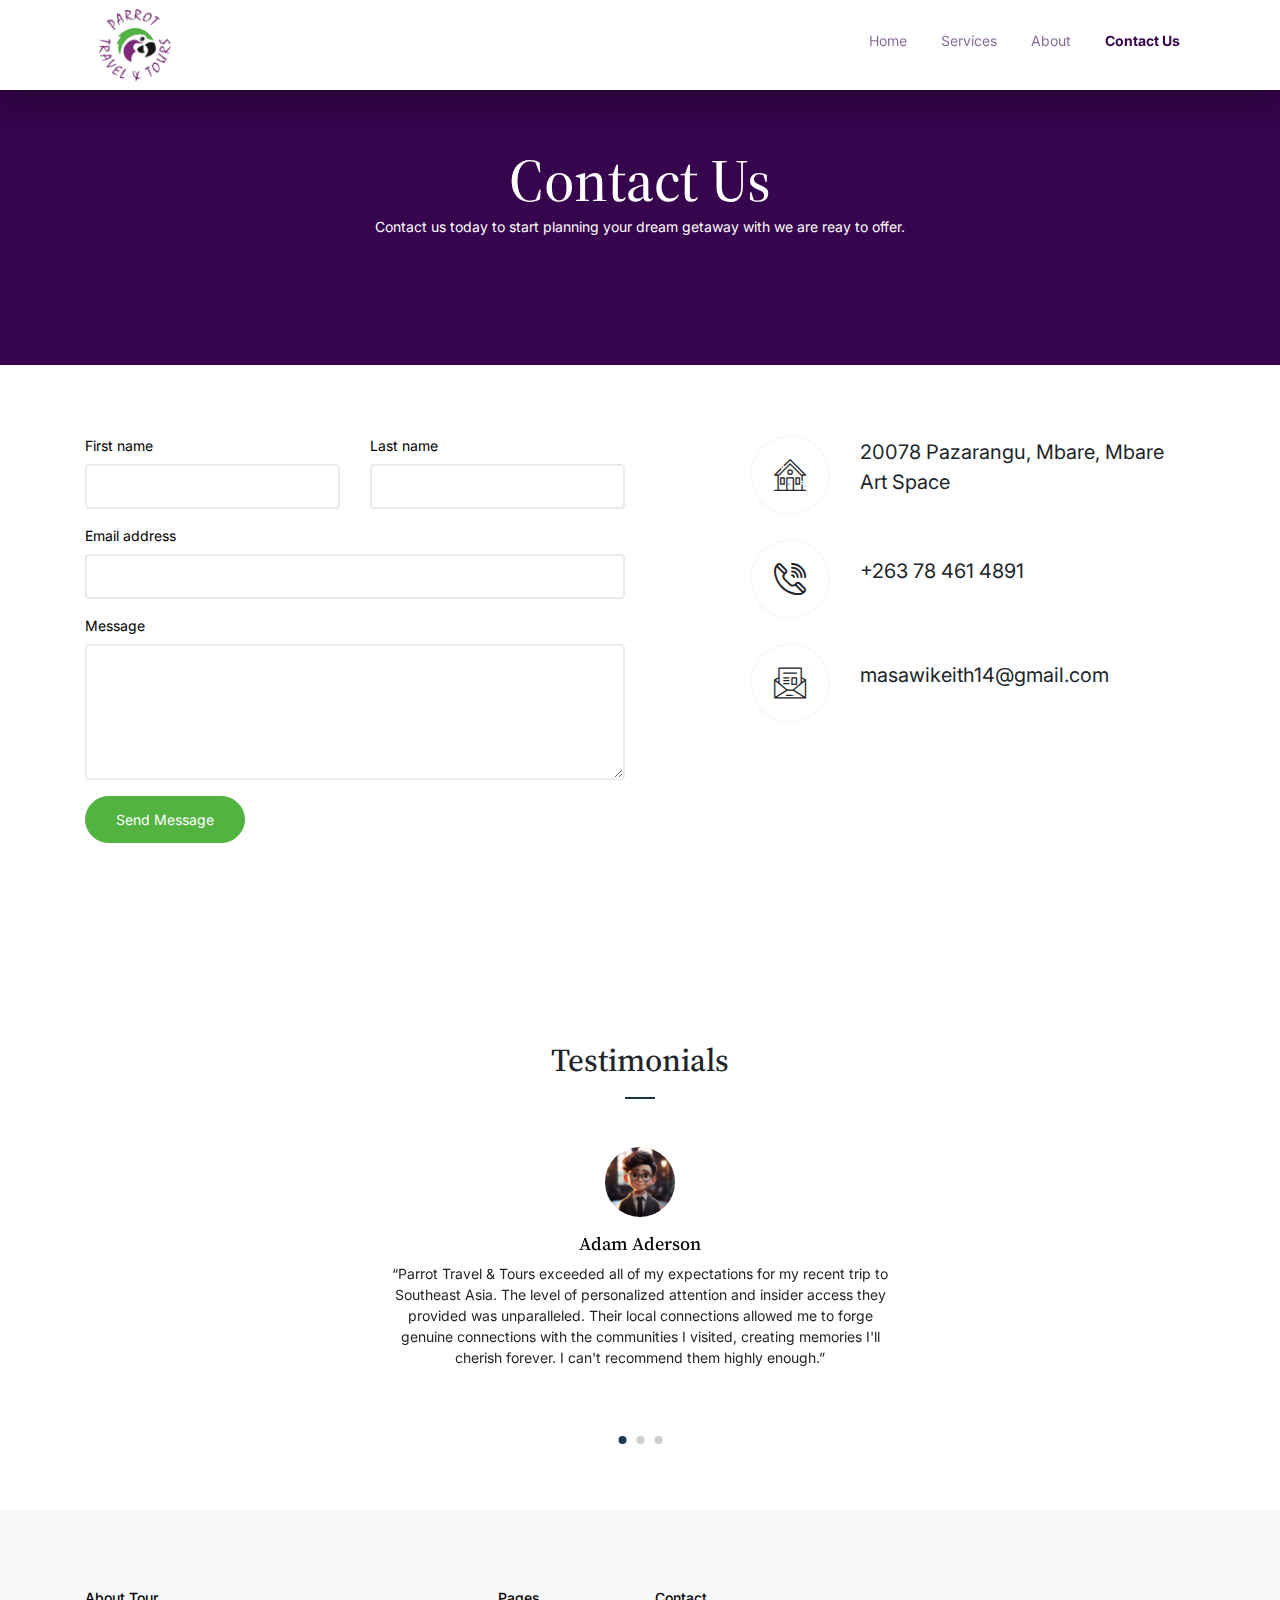
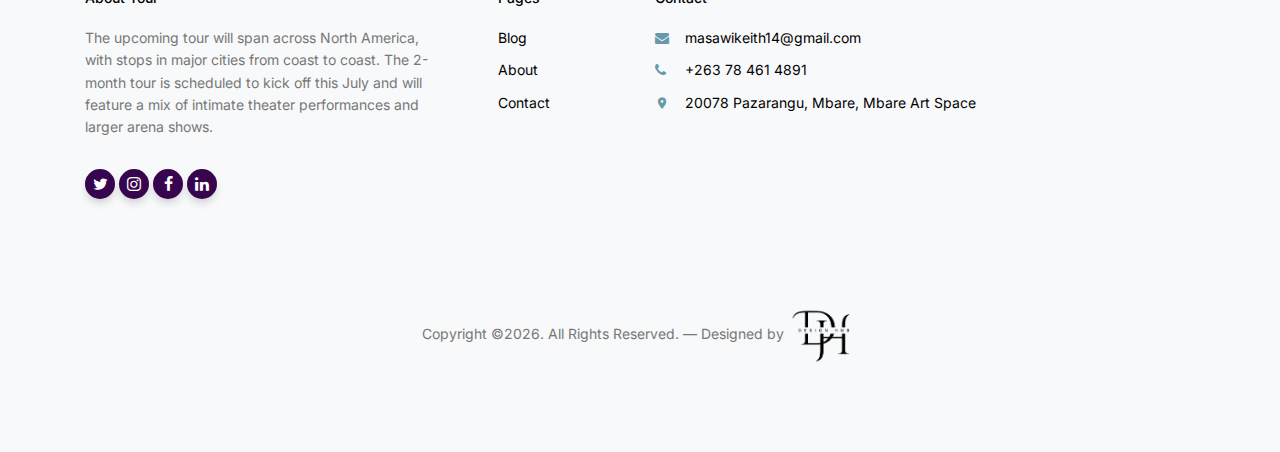
<file: contact.html>
<!doctype html>
<html lang="en">
<head>
  <meta charset="utf-8">
  <meta name="viewport" content="width=device-width, initial-scale=1, shrink-to-fit=no">
  <meta name="author" content="Untree.co">
  <!-- <link rel="shortcut icon" href="favicon.png"> -->

  <meta name="description" content="" />
  <meta name="keywords" content="bootstrap, bootstrap4" />

  <link rel="preconnect" href="https://fonts.googleapis.com">
  <link rel="preconnect" href="https://fonts.gstatic.com" crossorigin>
  <link href="https://fonts.googleapis.com/css2?family=Inter:wght@400;700&family=Source+Serif+Pro:wght@400;700&display=swap" rel="stylesheet">

  <link rel="stylesheet" href="css/bootstrap.min.css">
  <link rel="stylesheet" href="css/owl.carousel.min.css">
  <link rel="stylesheet" href="css/owl.theme.default.min.css">
  <link rel="stylesheet" href="css/jquery.fancybox.min.css">
  <link rel="stylesheet" href="fonts/icomoon/style.css">
  <link rel="stylesheet" href="fonts/flaticon/font/flaticon.css">
  <link rel="stylesheet" href="css/daterangepicker.css">
  <link rel="stylesheet" href="css/aos.css">
  <link rel="stylesheet" href="css/style.css">

  <title>Contact</title>
</head>

<body>


  <div class="site-mobile-menu site-navbar-target">
    <div class="site-mobile-menu-header">
      <div class="site-mobile-menu-close">
        <span class="icofont-close js-menu-toggle"></span>
      </div>
    </div>
    <div class="site-mobile-menu-body"></div>
  </div>

  <nav class="site-nav">
    <div class="container">
      <div class="site-navigation">
        <a href="index.html" class="logo m-0"><img class="logo-image" src="./images/logo-2.png" alt="" width="100px"></a>

        <ul class="js-clone-nav d-none d-lg-inline-block text-left site-menu float-right">
          <li><a href="index.html">Home</a></li>
          <li><a href="services.html">Services</a></li>
          <li><a href="about.html">About</a></li>
          <li class="active"><a href="contact.html">Contact Us</a></li>
        </ul>

        <a href="#" class="burger ml-auto float-right site-menu-toggle js-menu-toggle d-inline-block d-lg-none light" data-toggle="collapse" data-target="#main-navbar">
          <span></span>
        </a>

      </div>
    </div>
  </nav>


  <div class="hero hero-inner">
    <div class="container">
      <div class="row align-items-center">
        <div class="col-lg-6 mx-auto text-center">
          <div class="intro-wrap">
            <h1 class="mb-0">Contact Us</h1>
            <p class="text-white">Contact us today to start planning your dream getaway with we are reay to offer.</p>
          </div>
        </div>
      </div>
    </div>
  </div>

  
  
  <div class="untree_co-section">
    <div class="container">
      <div class="row">
        <div class="col-lg-6 mb-5 mb-lg-0">
          <form class="contact-form" data-aos="fade-up" data-aos-delay="200">
            <div class="row">
              <div class="col-6">
                <div class="form-group">
                  <label class="text-black" for="fname">First name</label>
                  <input type="text" class="form-control" id="fname">
                </div>
              </div>
              <div class="col-6">
                <div class="form-group">
                  <label class="text-black" for="lname">Last name</label>
                  <input type="text" class="form-control" id="lname">
                </div>
              </div>
            </div>
            <div class="form-group">
              <label class="text-black" for="email">Email address</label>
              <input type="email" class="form-control" id="email">
            </div>

            <div class="form-group">
              <label class="text-black" for="message">Message</label>
              <textarea name="" class="form-control" id="message" cols="30" rows="5"></textarea>
            </div>

            <button type="submit" class="btn btn-primary">Send Message</button>
          </form>
        </div>
        <div class="col-lg-5 ml-auto">
          <div class="quick-contact-item d-flex align-items-center mb-4">
            <span class="flaticon-house"></span>
            <address class="text">
              20078 Pazarangu, Mbare, Mbare Art Space
            </address>
          </div>
          <div class="quick-contact-item d-flex align-items-center mb-4">
            <span class="flaticon-phone-call"></span>
            <address class="text">
              +263 78 461 4891
            </address>
          </div>
          <div class="quick-contact-item d-flex align-items-center mb-4">
            <span class="flaticon-mail"></span>
            <address class="text">
              masawikeith14@gmail.com
            </address>
          </div>
        </div>
      </div>
    </div>
  </div>

  

  <div class="untree_co-section testimonial-section mt-5 bg-white">
    <div class="container">
      <div class="row justify-content-center">
        <div class="col-lg-7 text-center">
          <h2 class="section-title text-center mb-5">Testimonials</h2>

          <div class="owl-single owl-carousel no-nav">
            <div class="testimonial mx-auto">
              <figure class="img-wrap">
                <img src="images/person_2.jpg" alt="Image" class="img-fluid">
              </figure>
              <h3 class="name">Adam Aderson</h3>
              <blockquote>
                <p>&ldquo;Parrot Travel & Tours exceeded all of my expectations for my recent trip to Southeast Asia. The level of personalized attention and insider access they provided was unparalleled. Their local connections allowed me to forge genuine connections with the communities I visited, creating memories I'll cherish forever. I can't recommend them highly enough.&rdquo;</p>
              </blockquote>
            </div>

            <div class="testimonial mx-auto">
              <figure class="img-wrap">
                <img src="images/person_3.jpg" alt="Image" class="img-fluid">
              </figure>
              <h3 class="name">Lukas Devlin</h3>
              <blockquote>
                <p>&ldquo;WOW! From start to finish, my experience with Parrot Travel was simply incredible. The itinerary they crafted was a perfect blend of must-see highlights and hidden gems that truly immersed me in the culture. Their attention to detail and responsiveness throughout the trip was unmatched. I've already booked my next adventure with them!&rdquo;</p>
              </blockquote>
            </div>

            <div class="testimonial mx-auto">
              <figure class="img-wrap">
                <img src="images/person_4.jpg" alt="Image" class="img-fluid">
              </figure>
              <h3 class="name">Kayla Bryant</h3>
              <blockquote>
                <p>&ldquo;As a seasoned traveler, I thought I had seen it all - until I discovered Parrot Travel & Tours. Their deep expertise and passion for crafting one-of-a-kind journeys is unsurpassed. The care they took to understand my interests and preferences resulted in a life-changing trip that exceeded all of my expectations. I'll be recommending them to all my friends.&rdquo;</p>
              </blockquote>
            </div>

          </div>

        </div>
      </div>
    </div>
  </div>



  <div class="site-footer">
    <div class="inner first">
      <div class="container">
        <div class="row">
          <div class="col-md-6 col-lg-4">
            <div class="widget">
              <h3 class="heading">About Tour</h3>
              <p>The upcoming tour will span across North America, with stops in major cities from coast to coast. The 2-month tour is scheduled to kick off this July and will feature a mix of intimate theater performances and larger arena shows.</p>
            </div>
            <div class="widget">
              <ul class="list-unstyled social">
                <li><a href="#"><span class="icon-twitter"></span></a></li>
                <li><a href="#"><span class="icon-instagram"></span></a></li>
                <li><a href="#"><span class="icon-facebook"></span></a></li>
                <li><a href="#"><span class="icon-linkedin"></span></a></li>
              </ul>
            </div>
          </div>
          <div class="col-md-6 col-lg-2 pl-lg-5">
            <div class="widget">
              <h3 class="heading">Pages</h3>
              <ul class="links list-unstyled">
                <li><a href="#">Blog</a></li>
                <li><a href="#">About</a></li>
                <li><a href="#">Contact</a></li>
              </ul>
            </div>
          </div>
          <div class="col-md-6 col-lg-4">
            <div class="widget">
              <h3 class="heading">Contact</h3>
              <ul class="list-unstyled quick-info links">
								<li class="email"><a href="#">masawikeith14@gmail.com</a></li>
								<li class="phone"><a href="#">+263 78 461 4891</a></li>
								<li class="address"><a href="#">20078 Pazarangu, Mbare, Mbare Art Space</a></li>
              </ul>
            </div>
          </div>
        </div>
      </div>
    </div>



    <div class="inner dark">
      <div class="container">
        <div class="row text-center">
          <div class="col-md-8 mb-3 mb-md-0 mx-auto">
            <p>Copyright &copy;<script>document.write(new Date().getFullYear());</script>. All Rights Reserved. &mdash; Designed by <img src="./images/design-hub.png" alt="" width="70px"> 
            </p>
          </div>
          
        </div>
      </div>
    </div>
  </div>

  <div id="overlayer"></div>
  <div class="loader">
    <div class="spinner-border" role="status">
      <span class="sr-only">Loading...</span>
    </div>
  </div>

  <script src="js/jquery-3.4.1.min.js"></script>
  <script src="js/popper.min.js"></script>
  <script src="js/bootstrap.min.js"></script>
  <script src="js/owl.carousel.min.js"></script>
  <script src="js/jquery.animateNumber.min.js"></script>
  <script src="js/jquery.waypoints.min.js"></script>
  <script src="js/jquery.fancybox.min.js"></script>
  <script src="js/aos.js"></script>
  <script src="js/moment.min.js"></script>
  <script src="js/daterangepicker.js"></script>

  <script src="js/typed.js"></script>
  
  <script src="js/custom.js"></script>

</body>

</html>
</file>
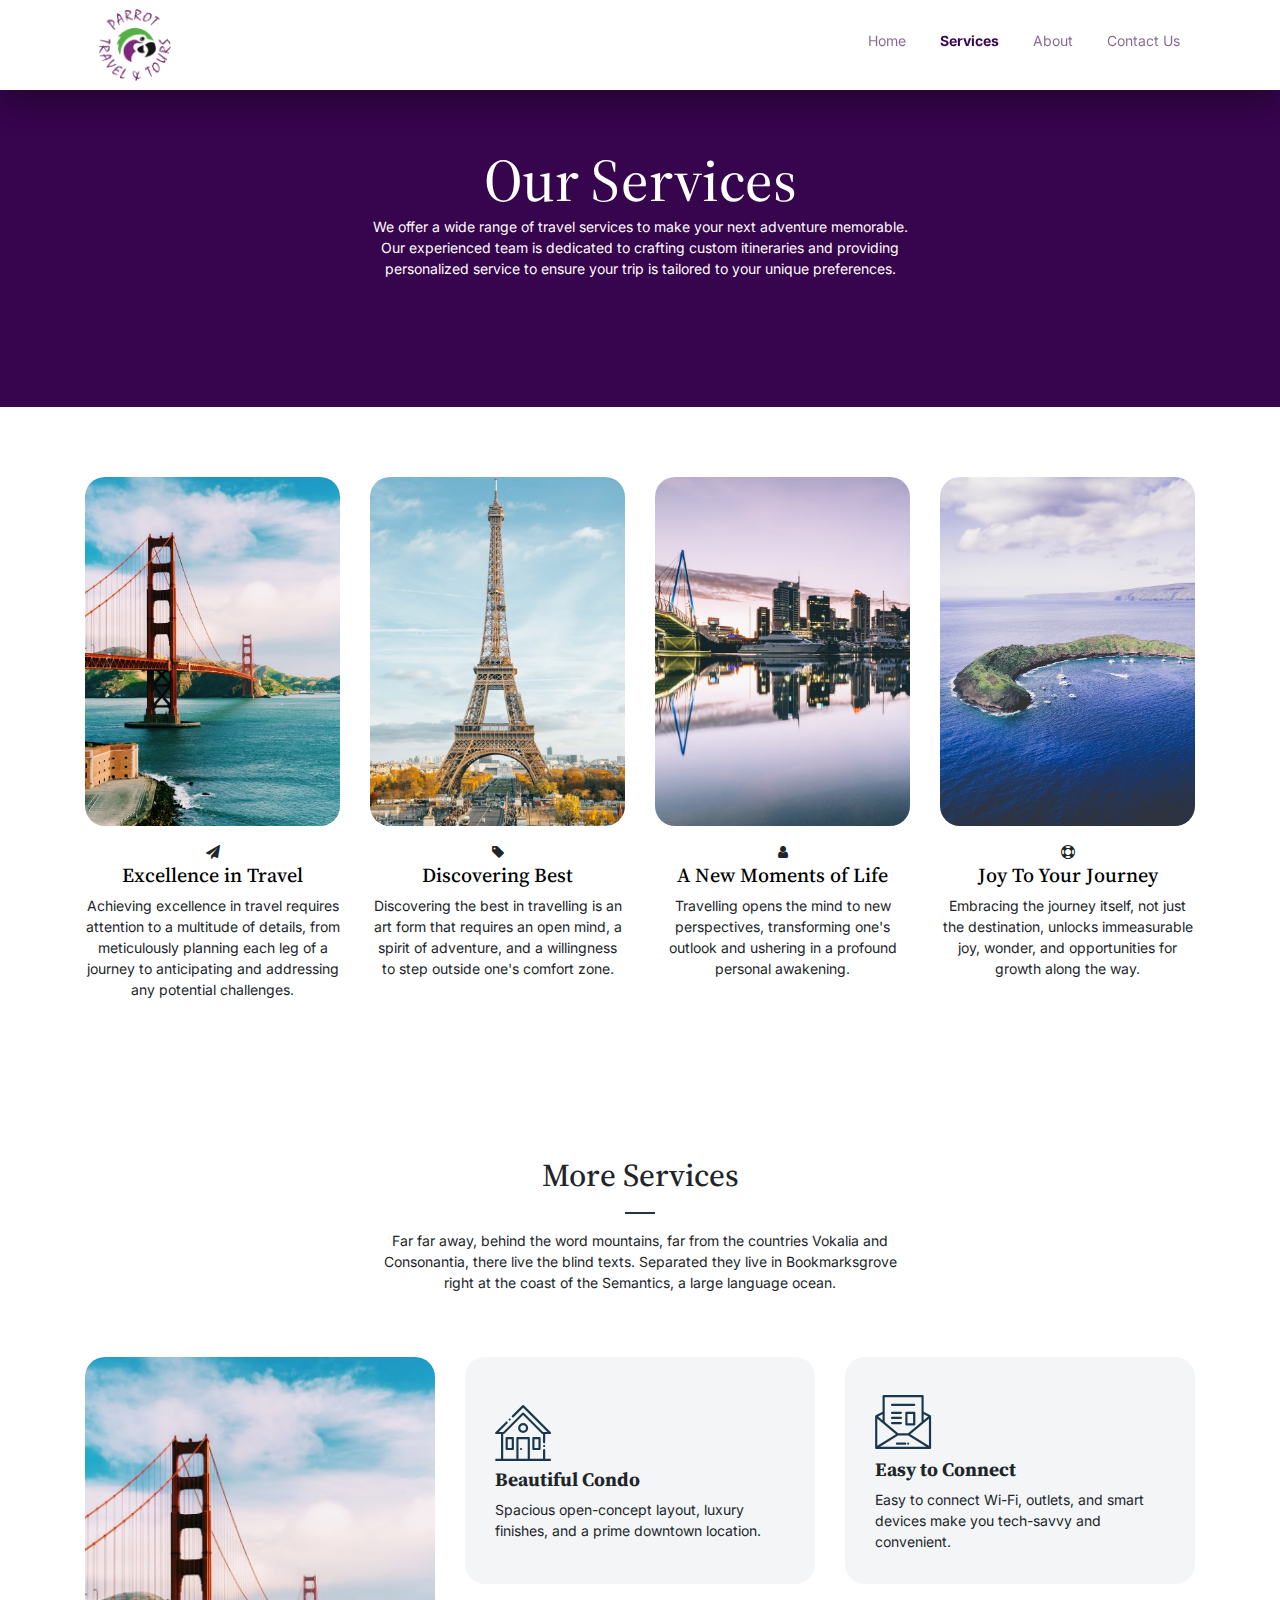
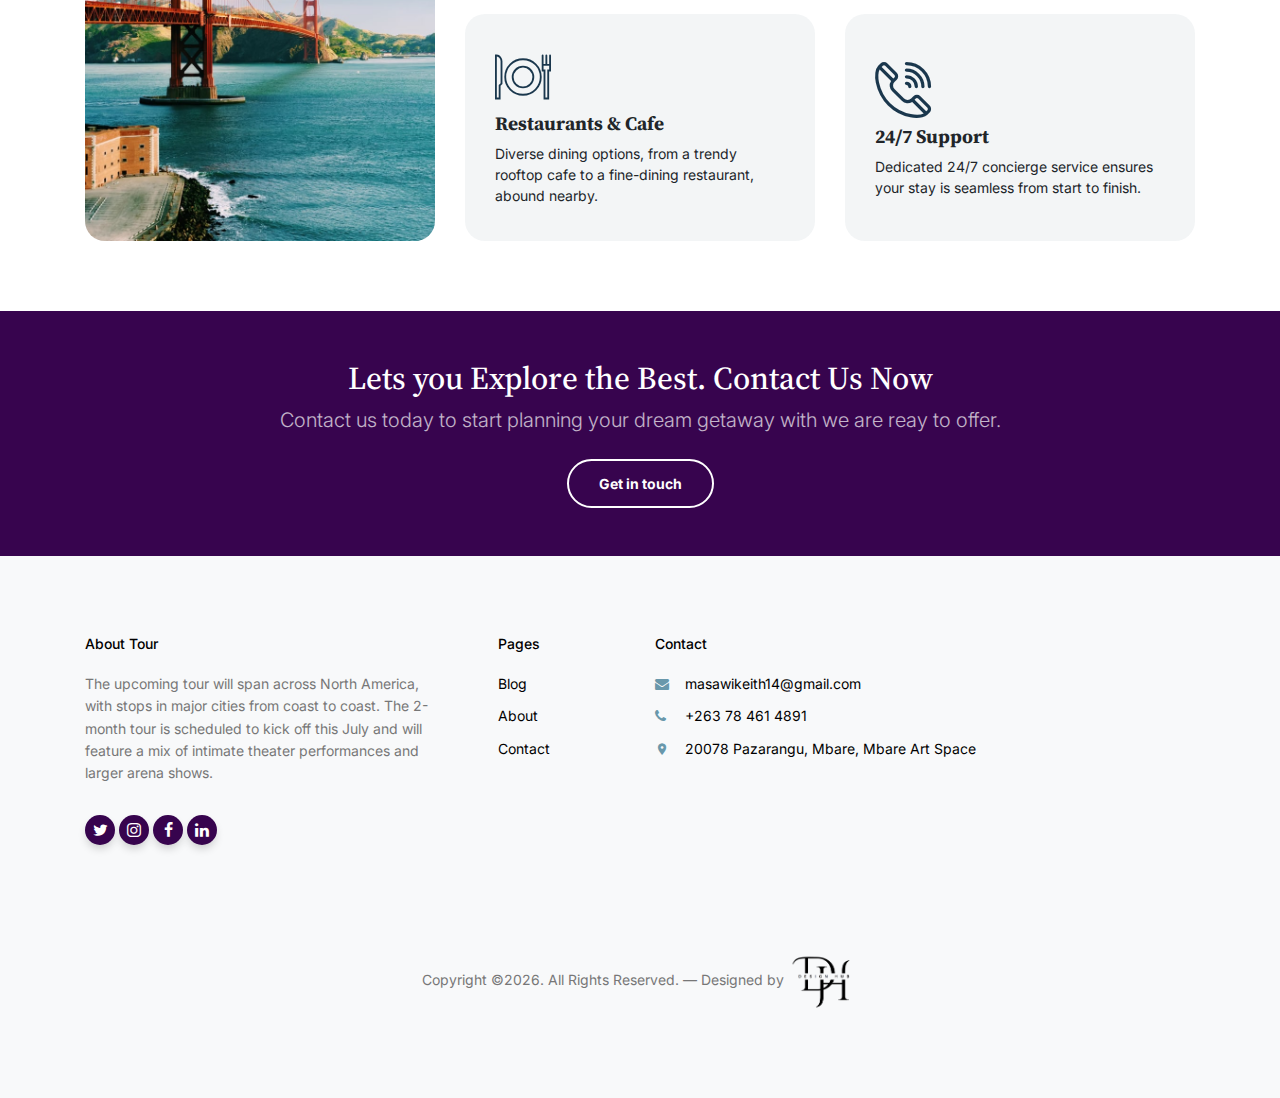
<file: services.html>
<!doctype html>
<html lang="en">
<head>
  <meta charset="utf-8">
  <meta name="viewport" content="width=device-width, initial-scale=1, shrink-to-fit=no">
  <meta name="author" content="Untree.co">
  <!-- <link rel="shortcut icon" href="favicon.png"> -->

  <meta name="description" content="" />
  <meta name="keywords" content="bootstrap, bootstrap4" />

  <link rel="preconnect" href="https://fonts.googleapis.com">
  <link rel="preconnect" href="https://fonts.gstatic.com" crossorigin>
  <link href="https://fonts.googleapis.com/css2?family=Inter:wght@400;700&family=Source+Serif+Pro:wght@400;700&display=swap" rel="stylesheet">

  <link rel="stylesheet" href="css/bootstrap.min.css">
  <link rel="stylesheet" href="css/owl.carousel.min.css">
  <link rel="stylesheet" href="css/owl.theme.default.min.css">
  <link rel="stylesheet" href="css/jquery.fancybox.min.css">
  <link rel="stylesheet" href="fonts/icomoon/style.css">
  <link rel="stylesheet" href="fonts/flaticon/font/flaticon.css">
  <link rel="stylesheet" href="css/daterangepicker.css">
  <link rel="stylesheet" href="css/aos.css">
  <link rel="stylesheet" href="css/style.css">

  <title>Services</title>
</head>

<body>


  <div class="site-mobile-menu site-navbar-target">
    <div class="site-mobile-menu-header">
      <div class="site-mobile-menu-close">
        <span class="icofont-close js-menu-toggle"></span>
      </div>
    </div>
    <div class="site-mobile-menu-body"></div>
  </div>

  <nav class="site-nav">
    <div class="container">
      <div class="site-navigation">
        <a href="index.html" class="logo m-0"><img class="logo-image" src="./images/logo-2.png" alt="" width="100px"></a>

        <ul class="js-clone-nav d-none d-lg-inline-block text-left site-menu float-right">
          <li><a href="index.html">Home</a></li>
          <li class="active"><a href="services.html">Services</a></li>
          <li><a href="about.html">About</a></li>
          <li><a href="contact.html">Contact Us</a></li>
        </ul>

        <a href="#" class="burger ml-auto float-right site-menu-toggle js-menu-toggle d-inline-block d-lg-none light" data-toggle="collapse" data-target="#main-navbar">
          <span></span>
        </a>

      </div>
    </div>
  </nav>


  <div class="hero hero-inner">
    <div class="container">
      <div class="row align-items-center">
        <div class="col-lg-6 mx-auto text-center">
          <div class="intro-wrap">
            <h1 class="mb-0">Our Services</h1>
            <p class="text-white">We offer a wide range of travel services to make your next adventure memorable. Our experienced team is dedicated to crafting custom itineraries and providing personalized service to ensure your trip is tailored to your unique preferences.</p>
          </div>
        </div>
      </div>
    </div>
  </div>

  
  
  <div class="untree_co-section">
    <div class="container">
      <div class="row">
        <div class="col-6 col-md-6 col-lg-3">
          <div class="media-1">
            <a href="#" class="d-block mb-3"><img src="images/hero-slider-1.jpg" alt="Image" class="img-fluid"></a>
            <div class="d-flex">
              <div class="text-center">
                <span class="icon-paper-plane"></span>
                <h3><a href="#">Excellence in Travel</a></h3>
                <p>Achieving excellence in travel requires attention to a multitude of details, from meticulously planning each leg of a journey to anticipating and addressing any potential challenges.</p>
              </div>
            </div>
          </div>
        </div>
        <div class="col-6 col-md-6 col-lg-3">
          <div class="media-1">
            <a href="#" class="d-block mb-3"><img src="images/hero-slider-2.jpg" alt="Image" class="img-fluid"></a>
            <div class="d-flex">
              <div class="text-center">
                <span class="icon-tag"></span>
                <h3><a href="#">Discovering Best</a></h3>
                <p>Discovering the best in travelling is an art form that requires an open mind, a spirit of adventure, and a willingness to step outside one's comfort zone.</p>
              </div>
            </div>
          </div>
        </div>
        <div class="col-6 col-md-6 col-lg-3">
          <div class="media-1">
            <a href="#" class="d-block mb-3"><img src="images/hero-slider-3.jpg" alt="Image" class="img-fluid"></a>
            <div class="d-flex">
              <div class="text-center">
                <span class="icon-user"></span>
                <h3><a href="#">A New Moments of Life</a></h3>
                <p>Travelling opens the mind to new perspectives, transforming one's outlook and ushering in a profound personal awakening.</p>
              </div>
            </div>
          </div>
        </div>
        <div class="col-6 col-md-6 col-lg-3">
          <div class="media-1">
            <a href="#" class="d-block mb-3"><img src="images/hero-slider-4.jpg" alt="Image" class="img-fluid"></a>
            <div class="d-flex">
              <div class="text-center">
                <span class="icon-support"></span>
                <h3><a href="#">Joy To Your Journey</a></h3>
                <p>Embracing the journey itself, not just the destination, unlocks immeasurable joy, wonder, and opportunities for growth along the way.</p>
              </div>
            </div>
          </div>
        </div>
      </div>
    </div>
  </div>

  <div class="untree_co-section">
    <div class="container">
      <div class="row mb-5 justify-content-center">
        <div class="col-lg-6 text-center">
          <h2 class="section-title text-center mb-3">More Services</h2>
          <p>Far far away, behind the word mountains, far from the countries Vokalia and Consonantia, there live the blind texts. Separated they live in Bookmarksgrove right at the coast of the Semantics, a large language ocean.</p>
        </div>
      </div>
      <div class="row align-items-stretch">
        <div class="col-lg-4 order-lg-1">
          <div class="h-100"><div class="frame h-100"><div class="feature-img-bg h-100" style="background-image: url('images/hero-slider-1.jpg');"></div></div></div>
        </div>

        <div class="col-6 col-sm-6 col-lg-4 feature-1-wrap d-md-flex flex-md-column order-lg-1" >

          <div class="feature-1 d-md-flex">
            <div class="align-self-center">
              <span class="flaticon-house display-4 text-primary"></span>
              <h3>Beautiful Condo</h3>
              <p class="mb-0">Spacious open-concept layout, luxury finishes, and a prime downtown location.</p>
            </div>
          </div>

          <div class="feature-1 ">
            <div class="align-self-center">
              <span class="flaticon-restaurant display-4 text-primary"></span>
              <h3>Restaurants & Cafe</h3>
              <p class="mb-0">Diverse dining options, from a trendy rooftop cafe to a fine-dining restaurant, abound nearby.</p>
            </div>
          </div>

        </div>

        <div class="col-6 col-sm-6 col-lg-4 feature-1-wrap d-md-flex flex-md-column order-lg-3" >

          <div class="feature-1 d-md-flex">
            <div class="align-self-center">
              <span class="flaticon-mail display-4 text-primary"></span>
              <h3>Easy to Connect</h3>
              <p class="mb-0">Easy to connect Wi-Fi, outlets, and smart devices make you tech-savvy and convenient.</p>
            </div>
          </div>

          <div class="feature-1 d-md-flex">
            <div class="align-self-center">
              <span class="flaticon-phone-call display-4 text-primary"></span>
              <h3>24/7 Support</h3>
              <p class="mb-0">Dedicated 24/7 concierge service ensures your stay is seamless from start to finish.</p>
            </div>
          </div>

        </div>

      </div>
    </div>
  </div>

  <div class="py-5 cta-section">
    <div class="container">
      <div class="row text-center">
        <div class="col-md-12">
          <h2 class="mb-2 text-white">Lets you Explore the Best. Contact Us Now</h2>
          <p class="mb-4 lead text-white text-white-opacity">Contact us today to start planning your dream getaway with we are reay to offer.</p>
          <p class="mb-0"><a href="booking.html" class="btn btn-outline-white text-white btn-md font-weight-bold">Get in touch</a></p>
        </div>
      </div>
    </div>
  </div>

  <div class="site-footer">
    <div class="inner first">
      <div class="container">
        <div class="row">
          <div class="col-md-6 col-lg-4">
            <div class="widget">
              <h3 class="heading">About Tour</h3>
              <p>The upcoming tour will span across North America, with stops in major cities from coast to coast. The 2-month tour is scheduled to kick off this July and will feature a mix of intimate theater performances and larger arena shows.</p>
            </div>
            <div class="widget">
              <ul class="list-unstyled social">
                <li><a href="#"><span class="icon-twitter"></span></a></li>
                <li><a href="#"><span class="icon-instagram"></span></a></li>
                <li><a href="#"><span class="icon-facebook"></span></a></li>
                <li><a href="#"><span class="icon-linkedin"></span></a></li>
              </ul>
            </div>
          </div>
          <div class="col-md-6 col-lg-2 pl-lg-5">
            <div class="widget">
              <h3 class="heading">Pages</h3>
              <ul class="links list-unstyled">
                <li><a href="#">Blog</a></li>
                <li><a href="#">About</a></li>
                <li><a href="#">Contact</a></li>
              </ul>
            </div>
          </div>
          <div class="col-md-6 col-lg-4">
            <div class="widget">
              <h3 class="heading">Contact</h3>
              <ul class="list-unstyled quick-info links">
								<li class="email"><a href="#">masawikeith14@gmail.com</a></li>
								<li class="phone"><a href="#">+263 78 461 4891</a></li>
								<li class="address"><a href="#">20078 Pazarangu, Mbare, Mbare Art Space</a></li>
              </ul>
            </div>
          </div>
        </div>
      </div>
    </div>



    <div class="inner dark">
      <div class="container">
        <div class="row text-center">
          <div class="col-md-8 mb-3 mb-md-0 mx-auto">
            <p>Copyright &copy;<script>document.write(new Date().getFullYear());</script>. All Rights Reserved. &mdash; Designed by <img src="./images/design-hub.png" alt="" width="70px">
            </p>
          </div>
          
        </div>
      </div>
    </div>
  </div>

  <div id="overlayer"></div>
  <div class="loader">
    <div class="spinner-border" role="status">
      <span class="sr-only">Loading...</span>
    </div>
  </div>

  <script src="js/jquery-3.4.1.min.js"></script>
  <script src="js/popper.min.js"></script>
  <script src="js/bootstrap.min.js"></script>
  <script src="js/owl.carousel.min.js"></script>
  <script src="js/jquery.animateNumber.min.js"></script>
  <script src="js/jquery.waypoints.min.js"></script>
  <script src="js/jquery.fancybox.min.js"></script>
  <script src="js/aos.js"></script>
  <script src="js/moment.min.js"></script>
  <script src="js/daterangepicker.js"></script>

  <script src="js/typed.js"></script>
  
  <script src="js/custom.js"></script>

</body>

</html>
</file>
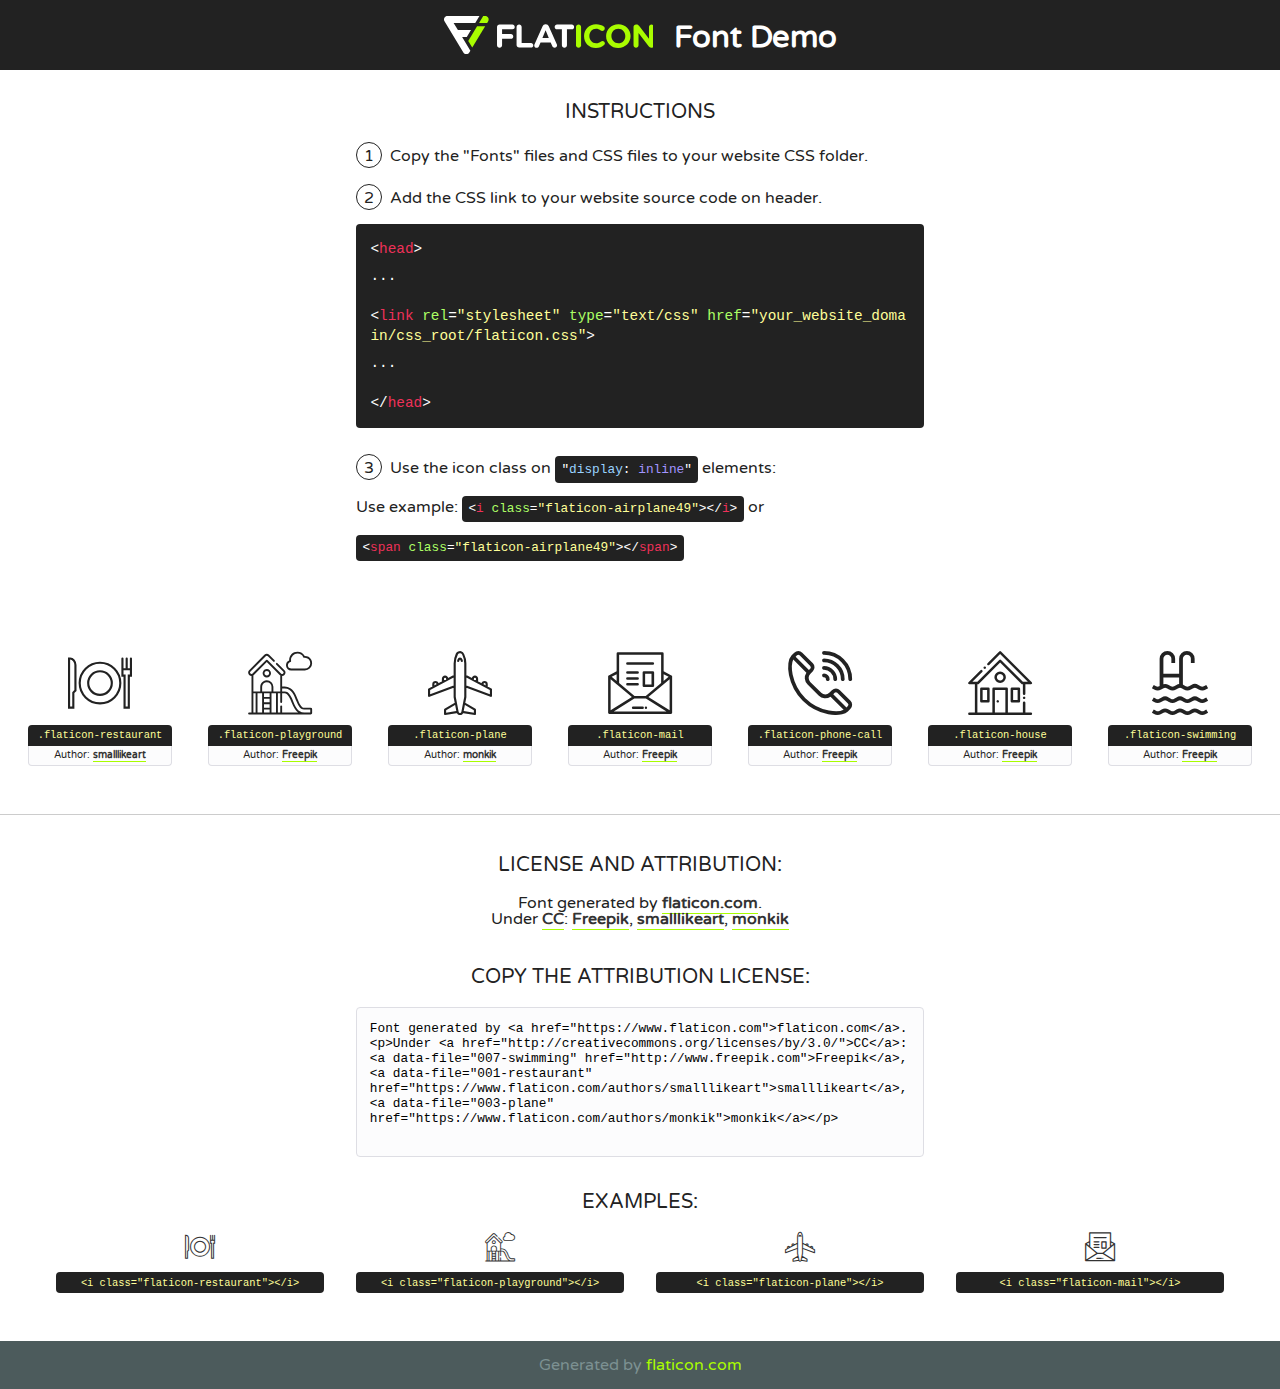
<file: fonts/flaticon/font/flaticon.html>
<!DOCTYPE html>
<!--
  Flaticon icon font: Flaticon
  Creation date: 17/08/2020 06:54
-->
<html>
<!DOCTYPE html>
<html>

<head>
    <title>Flaticon WebFont</title>
    <link href="http://fonts.googleapis.com/css?family=Varela+Round" rel="stylesheet" type="text/css" />
    <link rel="stylesheet" type="text/css" href="flaticon.css">
    <meta charset="UTF-8">
    <style>
    html, body, div, span, applet, object, iframe,
    h1, h2, h3, h4, h5, h6, p, blockquote, pre,
    a, abbr, acronym, address, big, cite, code,
    del, dfn, em, img, ins, kbd, q, s, samp,
    small, strike, strong, sub, sup, tt, var,
    b, u, i, center,
    dl, dt, dd, ol, ul, li,
    fieldset, form, label, legend,
    table, caption, tbody, tfoot, thead, tr, th, td,
    article, aside, canvas, details, embed, 
    figure, figcaption, footer, header, hgroup, 
    menu, nav, output, ruby, section, summary,
    time, mark, audio, video {
        margin: 0;
        padding: 0;
        border: 0;
        font-size: 100%;
        font: inherit;
        vertical-align: baseline;
    }
    /* HTML5 display-role reset for older browsers */
    article, aside, details, figcaption, figure, 
    footer, header, hgroup, menu, nav, section {
        display: block;
    }
    body {
        line-height: 1;
    }
    ol, ul {
        list-style: none;
    }
    blockquote, q {
        quotes: none;
    }
    blockquote:before, blockquote:after,
    q:before, q:after {
        content: '';
        content: none;
    }
    table {
        border-collapse: collapse;
        border-spacing: 0;
    }
    body {
        font-family: 'Varela Round', Helvetica, Arial, sans-serif;
        font-size: 16px;
        color: #222;
    }
    a {
        color: #333;
        border-bottom: 1px solid #a9fd00;
        font-weight: bold;
        text-decoration: none;
    }
    * {
        -moz-box-sizing: border-box;
        -webkit-box-sizing: border-box;
        box-sizing: border-box;
        margin: 0;
        padding: 0;
    }
    [class^="flaticon-"]:before, [class*=" flaticon-"]:before, [class^="flaticon-"]:after, [class*=" flaticon-"]:after {
        font-family: Flaticon;
        font-size: 30px;
        font-style: normal;
        margin-left: 20px;
        color: #333;
    }
    .wrapper {
        max-width: 600px;
        margin: auto;
        padding: 0 1em;
    }
    .title {
        font-size: 1.25em;
        text-align: center;
        margin-bottom: 1em;
        text-transform: uppercase;
    }
    header {
        text-align: center;
        background-color: #222;
        color: #fff;
        padding: 1em;
    }
    header .logo {
        width: 210px;
        height: 38px;
        display: inline-block;
        vertical-align: middle;
        margin-right: 1em;
        border: none;
    }
    header strong {
        font-size: 1.95em;
        font-weight: bold;
        vertical-align: middle;
        margin-top: 5px;
        display: inline-block;
    }
    .demo {
        margin: 2em auto;
        line-height: 1.25em;
    }
    .demo ul li {
        margin-bottom: 1em;
    }
    .demo ul li .num {
        color: #222;
        border-radius: 20px;
        display: inline-block;
        width: 26px;
        padding: 3px;
        height: 26px;
        text-align: center;
        margin-right: 0.5em;
        border: 1px solid #222;
    }
    .demo ul li code {
        background-color: #222;
        border-radius: 4px;
        padding: 0.25em 0.5em;
        display: inline-block;
        color: #fff;
        font-family: Consolas,Monaco,Lucida Console,Liberation Mono,DejaVu Sans Mono,Bitstream Vera Sans Mono,Courier New, monospace;
        font-weight: lighter;
        margin-top: 1em;
        font-size: 0.8em;
        word-break: break-all;
    }
    .demo ul li code.big {
        padding: 1em;
        font-size: 0.9em;
    }
    .demo ul li code .red {
        color: #EF3159;
    }
    .demo ul li code .green {
        color: #ACFF65;
    }
    .demo ul li code .yellow {
        color: #FFFF99;
    }
    .demo ul li code .blue {
        color: #99D3FF;
    }
    .demo ul li code .purple {
        color: #A295FF;
    }
    .demo ul li code .dots {
        margin-top: 0.5em;
        display: block;
    }
    #glyphs {
        border-bottom: 1px solid #ccc;
        padding: 2em 0;
        text-align: center;
    }
    .glyph {
        display: inline-block;
        width: 9em;
        margin: 1em;
        text-align: center;
        vertical-align: top;
        background: #FFF;
    }
    .glyph .glyph-icon {
        padding: 10px;
        display: block;
        font-family:"Flaticon";
        font-size: 64px;
        line-height: 1;
    }
    .glyph .glyph-icon:before {
        font-size: 64px;
        color: #222;
        margin-left: 0;
    }
    .class-name {
        font-size: 0.65em;
        background-color: #222;
        color: #fff;
        border-radius: 4px 4px 0 0;
        padding: 0.5em;
        color: #FFFF99;
        font-family: Consolas,Monaco,Lucida Console,Liberation Mono,DejaVu Sans Mono,Bitstream Vera Sans Mono,Courier New, monospace;
    }
    .author-name {
        font-size: 0.6em;
        background-color: #fcfcfd;
        border: 1px solid #DEDEE4;
        border-top: 0;
        border-radius: 0 0 4px 4px;
        padding: 0.5em;
    }
    .class-name:last-child {
        font-size: 10px;
        color:#888;
    }
    .class-name:last-child a {
        font-size: 10px;
        color:#555;
    }
    .class-name:last-child a:hover {
        color:#a9fd00;
    }
    .glyph > input {
        display: block;
        width: 100px;
        margin: 5px auto;
        text-align: center;
        font-size: 12px;
        cursor: text;
    }
    .glyph > input.icon-input {
        font-family:"Flaticon";
        font-size: 16px;
        margin-bottom: 10px;
    }
    .attribution .title {
        margin-top: 2em;
    }
    .attribution textarea {
        background-color: #fcfcfd;
        padding: 1em;
        border: none;
        box-shadow: none;
        border: 1px solid #DEDEE4;
        border-radius: 4px;
        resize: none;
        width: 100%;
        height: 150px;
        font-size: 0.8em;
        font-family: Consolas,Monaco,Lucida Console,Liberation Mono,DejaVu Sans Mono,Bitstream Vera Sans Mono,Courier New, monospace;
        -webkit-appearance: none;
    }
    .iconsuse {
        margin: 2em auto;
        text-align: center;
        max-width: 1200px;
    }
    .iconsuse:after {
        content: '';
        display: table;
        clear: both;
    }
    .iconsuse .image {
        float: left;
        width: 25%;
        padding: 0 1em;
    }
    .iconsuse .image p {
        margin-bottom: 1em;
    }
    .iconsuse .image span {
        display: block;
        font-size: 0.65em;
        background-color: #222;
        color: #fff;
        border-radius: 4px;
        padding: 0.5em;
        color: #FFFF99;
        margin-top: 1em;
        font-family: Consolas,Monaco,Lucida Console,Liberation Mono,DejaVu Sans Mono,Bitstream Vera Sans Mono,Courier New, monospace;
    }
    #footer {
        text-align: center;
        background-color: #4C5B5C;
        color: #7c9192;
        padding: 1em;
    }
    #footer a {
        border: none;
        color: #a9fd00;
        font-weight: normal;
    }
    @media (max-width: 960px) {
        .iconsuse .image {
            width: 50%;
        }
    }
    @media (max-width: 560px) {
        .iconsuse .image {
            width: 100%;
        }
    }
    </style>
</head>

<body class="characters-off">

    <header>
        <a href="https://www.flaticon.com" target="_blank" class="logo">
            <svg version="1.1" xmlns="http://www.w3.org/2000/svg" xmlns:xlink="http://www.w3.org/1999/xlink" xmlns:a="http://ns.adobe.com/AdobeSVGViewerExtensions/3.0/" viewBox="0 0 560.875 102.036" enable-background="new 0 0 560.875 102.036" xml:space="preserve">
                <defs>
                </defs>
                <g>
                    <g class="letters">
                        <path fill="#ffffff" d="M141.596,29.675c0-3.777,2.985-6.767,6.764-6.767h34.438c3.426,0,6.15,2.728,6.15,6.15
                        c0,3.43-2.724,6.149-6.15,6.149h-27.674v13.091h23.719c3.429,0,6.151,2.724,6.151,6.15c0,3.43-2.723,6.149-6.151,6.149h-23.719
                        v17.574c0,3.773-2.986,6.761-6.764,6.761c-3.779,0-6.764-2.989-6.764-6.761V29.675z"></path>
                        <path fill="#ffffff" d="M193.844,29.149c0-3.781,2.985-6.767,6.764-6.767c3.776,0,6.763,2.985,6.763,6.767v42.957h25.039
                        c3.426,0,6.149,2.726,6.149,6.153c0,3.425-2.723,6.15-6.149,6.15h-31.802c-3.779,0-6.764-2.986-6.764-6.768V29.149z"></path>
                        <path fill="#ffffff" d="M241.891,75.71l21.438-48.407c1.492-3.341,4.215-5.357,7.906-5.357h0.792
                        c3.686,0,6.323,2.017,7.815,5.357l21.439,48.407c0.436,0.967,0.701,1.845,0.701,2.723c0,3.602-2.809,6.501-6.414,6.501
                        c-3.161,0-5.269-1.845-6.499-4.655l-4.132-9.661h-27.059l-4.301,10.102c-1.144,2.631-3.426,4.214-6.237,4.214
                        c-3.517,0-6.24-2.81-6.24-6.325C241.1,77.64,241.451,76.677,241.891,75.71z M279.932,58.666l-8.521-20.297l-8.526,20.297H279.932
                        z"></path>
                        <path fill="#ffffff" d="M314.864,35.387H301.86c-3.429,0-6.239-2.813-6.239-6.238c0-3.429,2.811-6.24,6.239-6.24h39.533
                        c3.426,0,6.237,2.811,6.237,6.24c0,3.425-2.811,6.238-6.237,6.238h-13.001v42.785c0,3.773-2.99,6.761-6.764,6.761
                        c-3.779,0-6.764-2.989-6.764-6.761V35.387z"></path>
                        <path fill="#A9FD00" d="M352.615,29.149c0-3.781,2.985-6.767,6.767-6.767c3.774,0,6.761,2.985,6.761,6.767v49.024
                        c0,3.773-2.987,6.761-6.761,6.761c-3.781,0-6.767-2.989-6.767-6.761V29.149z"></path>
                        <path fill="#A9FD00" d="M374.132,53.836v-0.179c0-17.481,13.178-31.801,32.065-31.801c9.22,0,15.459,2.458,20.557,6.238
                        c1.402,1.054,2.637,2.985,2.637,5.357c0,3.692-2.985,6.59-6.681,6.59c-1.845,0-3.071-0.702-4.044-1.319
                        c-3.776-2.813-7.729-4.393-12.562-4.393c-10.364,0-17.831,8.611-17.831,19.154v0.173c0,10.542,7.291,19.329,17.831,19.329
                        c5.715,0,9.492-1.756,13.359-4.834c1.049-0.874,2.458-1.491,4.039-1.491c3.429,0,6.325,2.813,6.325,6.236
                        c0,2.106-1.056,3.78-2.282,4.834c-5.539,4.834-12.036,7.733-21.878,7.733C387.572,85.464,374.132,71.493,374.132,53.836z"></path>
                        <path fill="#A9FD00" d="M433.009,53.836v-0.179c0-17.481,13.79-31.801,32.766-31.801c18.981,0,32.592,14.143,32.592,31.628v0.173
                        c0,17.483-13.785,31.807-32.769,31.807C446.625,85.464,433.009,71.32,433.009,53.836z M484.224,53.836v-0.179
                        c0-10.539-7.725-19.326-18.626-19.326c-10.893,0-18.449,8.611-18.449,19.154v0.173c0,10.542,7.73,19.329,18.626,19.329
                        C476.676,72.986,484.224,64.378,484.224,53.836z"></path>
                        <path fill="#A9FD00" d="M506.233,29.321c0-3.774,2.99-6.763,6.767-6.763h1.401c3.252,0,5.183,1.583,7.029,3.953l26.093,34.265
                        V29.059c0-3.692,2.99-6.677,6.681-6.677c3.683,0,6.671,2.985,6.671,6.677v48.934c0,3.78-2.987,6.765-6.764,6.765h-0.436
                        c-3.257,0-5.188-1.581-7.034-3.953l-27.056-35.492v32.944c0,3.687-2.985,6.676-6.678,6.676c-3.683,0-6.673-2.989-6.673-6.676
                        V29.321z"></path>
                    </g>
                    <g class="insignia">
                        <path fill="#ffffff" d="M48.372,56.137h12.517l11.156-18.537H37.186L25.688,18.539h57.825L94.668,0H9.271
                        C5.925,0,2.842,1.801,1.198,4.716c-1.644,2.907-1.593,6.482,0.134,9.343l50.38,83.501c1.678,2.781,4.689,4.476,7.938,4.476
                        c3.246,0,6.257-1.695,7.935-4.476l2.898-4.804L48.372,56.137z"></path>
                        <g class="i">
                            <path fill="#A9FD00" d="M93.575,18.539h0.031v0.004l21.652,0.004l2.705-4.488c1.727-2.861,1.778-6.436,0.133-9.343
                            C116.454,1.801,113.371,0,110.026,0h-5.294L93.575,18.539z"></path>
                            <polygon fill="#A9FD00" points="88.291,27.356 64.725,66.486 75.519,84.404 109.942,27.356"></polygon>
                        </g>
                    </g>
                </g>
            </svg>
        </a>
        <strong>Font Demo</strong>
    </header>


    <section class="demo wrapper">

        <p class="title">Instructions</p>

        <ul>
            <li>
                <span class="num">1</span>Copy the "Fonts" files and CSS files to your website CSS folder.
            </li>
            <li>
                <span class="num">2</span>Add the CSS link to your website source code on header.
                <code class="big">
                    &lt;<span class="red">head</span>&gt;
                    <br/><span class="dots">...</span>
                    <br/>&lt;<span class="red">link</span> <span class="green">rel</span>=<span class="yellow">"stylesheet"</span> <span class="green">type</span>=<span class="yellow">"text/css"</span> <span class="green">href</span>=<span class="yellow">"your_website_domain/css_root/flaticon.css"</span>&gt;
                    <br/><span class="dots">...</span>
                    <br/>&lt;/<span class="red">head</span>&gt;
                </code>
            </li>

            <li>
                <p>
                    <span class="num">3</span>Use the icon class on <code>"<span class="blue">display</span>:<span class="purple"> inline</span>"</code> elements:
                    <br />
                    Use example: <code>&lt;<span class="red">i</span> <span class="green">class</span>=<span class="yellow">&quot;flaticon-airplane49&quot;</span>&gt;&lt;/<span class="red">i</span>&gt;</code> or <code>&lt;<span class="red">span</span> <span class="green">class</span>=<span class="yellow">&quot;flaticon-airplane49&quot;</span>&gt;&lt;/<span class="red">span</span>&gt;</code>
            </li>
        </ul>

    </section>




   <section id="glyphs">          
    
      
        <div class="glyph"><div class="glyph-icon flaticon-restaurant"></div>
            <div class="class-name">.flaticon-restaurant</div>
            <div class="author-name">Author: <a data-file="001-restaurant" href="https://www.flaticon.com/authors/smalllikeart">smalllikeart</a> </div> 
        </div>        
        
        <div class="glyph"><div class="glyph-icon flaticon-playground"></div>
            <div class="class-name">.flaticon-playground</div>
            <div class="author-name">Author: <a data-file="002-playground" href="http://www.freepik.com">Freepik</a> </div> 
        </div>        
        
        <div class="glyph"><div class="glyph-icon flaticon-plane"></div>
            <div class="class-name">.flaticon-plane</div>
            <div class="author-name">Author: <a data-file="003-plane" href="https://www.flaticon.com/authors/monkik">monkik</a> </div> 
        </div>        
        
        <div class="glyph"><div class="glyph-icon flaticon-mail"></div>
            <div class="class-name">.flaticon-mail</div>
            <div class="author-name">Author: <a data-file="004-mail" href="http://www.freepik.com">Freepik</a> </div> 
        </div>        
        
        <div class="glyph"><div class="glyph-icon flaticon-phone-call"></div>
            <div class="class-name">.flaticon-phone-call</div>
            <div class="author-name">Author: <a data-file="005-phone-call" href="http://www.freepik.com">Freepik</a> </div> 
        </div>        
        
        <div class="glyph"><div class="glyph-icon flaticon-house"></div>
            <div class="class-name">.flaticon-house</div>
            <div class="author-name">Author: <a data-file="006-house" href="http://www.freepik.com">Freepik</a> </div> 
        </div>        
        
        <div class="glyph"><div class="glyph-icon flaticon-swimming"></div>
            <div class="class-name">.flaticon-swimming</div>
            <div class="author-name">Author: <a data-file="007-swimming" href="http://www.freepik.com">Freepik</a> </div> 
        </div>        
        

    </section>



    <section class="attribution wrapper"   style="text-align:center;">

      <div class="title">License and attribution:</div><div class="attrDiv">Font generated by <a href="https://www.flaticon.com">flaticon.com</a>. <div><p>Under <a href="http://creativecommons.org/licenses/by/3.0/">CC</a>: <a data-file="007-swimming" href="http://www.freepik.com">Freepik</a>, <a data-file="001-restaurant" href="https://www.flaticon.com/authors/smalllikeart">smalllikeart</a>, <a data-file="003-plane" href="https://www.flaticon.com/authors/monkik">monkik</a></p>  </div>
      </div>
      <div class="title">Copy the Attribution License:</div>

    <textarea onclick="this.focus();this.select();">Font generated by &lt;a href=&quot;https://www.flaticon.com&quot;&gt;flaticon.com&lt;/a&gt;. <p>Under <a href="http://creativecommons.org/licenses/by/3.0/">CC</a>: <a data-file="007-swimming" href="http://www.freepik.com">Freepik</a>, <a data-file="001-restaurant" href="https://www.flaticon.com/authors/smalllikeart">smalllikeart</a>, <a data-file="003-plane" href="https://www.flaticon.com/authors/monkik">monkik</a></p>  
     </textarea>

    </section>

    <section class="iconsuse">

          <div class="title">Examples:</div>            
             
            <div class="image">
                <p>
                    <i class="glyph-icon flaticon-restaurant"></i> 
                    <span>&lt;i class=&quot;flaticon-restaurant&quot;&gt;&lt;/i&gt;</span>
                </p>
            </div>
            
            <div class="image">
                <p>
                    <i class="glyph-icon flaticon-playground"></i> 
                    <span>&lt;i class=&quot;flaticon-playground&quot;&gt;&lt;/i&gt;</span>
                </p>
            </div>
            
            <div class="image">
                <p>
                    <i class="glyph-icon flaticon-plane"></i> 
                    <span>&lt;i class=&quot;flaticon-plane&quot;&gt;&lt;/i&gt;</span>
                </p>
            </div>
            
            <div class="image">
                <p>
                    <i class="glyph-icon flaticon-mail"></i> 
                    <span>&lt;i class=&quot;flaticon-mail&quot;&gt;&lt;/i&gt;</span>
                </p>
            </div>
                       
        </div>
                            
    </section>

<div id="footer">
    <div>Generated by <a href="https://www.flaticon.com">flaticon.com</a>
    </div>
</div>



</body>
</html>
</file>
<file: fonts/icomoon/style.css>
@font-face {
  font-family: 'icomoon';
  src:  url('fonts/icomoon.eot?10si43');
  src:  url('fonts/icomoon.eot?10si43#iefix') format('embedded-opentype'),
    url('fonts/icomoon.ttf?10si43') format('truetype'),
    url('fonts/icomoon.woff?10si43') format('woff'),
    url('fonts/icomoon.svg?10si43#icomoon') format('svg');
  font-weight: normal;
  font-style: normal;
}

[class^="icon-"], [class*=" icon-"] {
  /* use !important to prevent issues with browser extensions that change fonts */
  font-family: 'icomoon' !important;
  speak: none;
  font-style: normal;
  font-weight: normal;
  font-variant: normal;
  text-transform: none;
  line-height: 1;

  /* Better Font Rendering =========== */
  -webkit-font-smoothing: antialiased;
  -moz-osx-font-smoothing: grayscale;
}

.icon-asterisk:before {
  content: "\f069";
}
.icon-plus:before {
  content: "\f067";
}
.icon-question:before {
  content: "\f128";
}
.icon-minus:before {
  content: "\f068";
}
.icon-glass:before {
  content: "\f000";
}
.icon-music:before {
  content: "\f001";
}
.icon-search:before {
  content: "\f002";
}
.icon-envelope-o:before {
  content: "\f003";
}
.icon-heart:before {
  content: "\f004";
}
.icon-star:before {
  content: "\f005";
}
.icon-star-o:before {
  content: "\f006";
}
.icon-user:before {
  content: "\f007";
}
.icon-film:before {
  content: "\f008";
}
.icon-th-large:before {
  content: "\f009";
}
.icon-th:before {
  content: "\f00a";
}
.icon-th-list:before {
  content: "\f00b";
}
.icon-check:before {
  content: "\f00c";
}
.icon-close:before {
  content: "\f00d";
}
.icon-remove:before {
  content: "\f00d";
}
.icon-times:before {
  content: "\f00d";
}
.icon-search-plus:before {
  content: "\f00e";
}
.icon-search-minus:before {
  content: "\f010";
}
.icon-power-off:before {
  content: "\f011";
}
.icon-signal:before {
  content: "\f012";
}
.icon-cog:before {
  content: "\f013";
}
.icon-gear:before {
  content: "\f013";
}
.icon-trash-o:before {
  content: "\f014";
}
.icon-home:before {
  content: "\f015";
}
.icon-file-o:before {
  content: "\f016";
}
.icon-clock-o:before {
  content: "\f017";
}
.icon-road:before {
  content: "\f018";
}
.icon-download:before {
  content: "\f019";
}
.icon-arrow-circle-o-down:before {
  content: "\f01a";
}
.icon-arrow-circle-o-up:before {
  content: "\f01b";
}
.icon-inbox:before {
  content: "\f01c";
}
.icon-play-circle-o:before {
  content: "\f01d";
}
.icon-repeat:before {
  content: "\f01e";
}
.icon-rotate-right:before {
  content: "\f01e";
}
.icon-refresh:before {
  content: "\f021";
}
.icon-list-alt:before {
  content: "\f022";
}
.icon-lock:before {
  content: "\f023";
}
.icon-flag:before {
  content: "\f024";
}
.icon-headphones:before {
  content: "\f025";
}
.icon-volume-off:before {
  content: "\f026";
}
.icon-volume-down:before {
  content: "\f027";
}
.icon-volume-up:before {
  content: "\f028";
}
.icon-qrcode:before {
  content: "\f029";
}
.icon-barcode:before {
  content: "\f02a";
}
.icon-tag:before {
  content: "\f02b";
}
.icon-tags:before {
  content: "\f02c";
}
.icon-book:before {
  content: "\f02d";
}
.icon-bookmark:before {
  content: "\f02e";
}
.icon-print:before {
  content: "\f02f";
}
.icon-camera:before {
  content: "\f030";
}
.icon-font:before {
  content: "\f031";
}
.icon-bold:before {
  content: "\f032";
}
.icon-italic:before {
  content: "\f033";
}
.icon-text-height:before {
  content: "\f034";
}
.icon-text-width:before {
  content: "\f035";
}
.icon-align-left:before {
  content: "\f036";
}
.icon-align-center:before {
  content: "\f037";
}
.icon-align-right:before {
  content: "\f038";
}
.icon-align-justify:before {
  content: "\f039";
}
.icon-list:before {
  content: "\f03a";
}
.icon-dedent:before {
  content: "\f03b";
}
.icon-outdent:before {
  content: "\f03b";
}
.icon-indent:before {
  content: "\f03c";
}
.icon-video-camera:before {
  content: "\f03d";
}
.icon-image:before {
  content: "\f03e";
}
.icon-photo:before {
  content: "\f03e";
}
.icon-picture-o:before {
  content: "\f03e";
}
.icon-pencil:before {
  content: "\f040";
}
.icon-map-marker:before {
  content: "\f041";
}
.icon-adjust:before {
  content: "\f042";
}
.icon-tint:before {
  content: "\f043";
}
.icon-edit:before {
  content: "\f044";
}
.icon-pencil-square-o:before {
  content: "\f044";
}
.icon-share-square-o:before {
  content: "\f045";
}
.icon-check-square-o:before {
  content: "\f046";
}
.icon-arrows:before {
  content: "\f047";
}
.icon-step-backward:before {
  content: "\f048";
}
.icon-fast-backward:before {
  content: "\f049";
}
.icon-backward:before {
  content: "\f04a";
}
.icon-play:before {
  content: "\f04b";
}
.icon-pause:before {
  content: "\f04c";
}
.icon-stop:before {
  content: "\f04d";
}
.icon-forward:before {
  content: "\f04e";
}
.icon-fast-forward:before {
  content: "\f050";
}
.icon-step-forward:before {
  content: "\f051";
}
.icon-eject:before {
  content: "\f052";
}
.icon-chevron-left:before {
  content: "\f053";
}
.icon-chevron-right:before {
  content: "\f054";
}
.icon-plus-circle:before {
  content: "\f055";
}
.icon-minus-circle:before {
  content: "\f056";
}
.icon-times-circle:before {
  content: "\f057";
}
.icon-check-circle:before {
  content: "\f058";
}
.icon-question-circle:before {
  content: "\f059";
}
.icon-info-circle:before {
  content: "\f05a";
}
.icon-crosshairs:before {
  content: "\f05b";
}
.icon-times-circle-o:before {
  content: "\f05c";
}
.icon-check-circle-o:before {
  content: "\f05d";
}
.icon-ban:before {
  content: "\f05e";
}
.icon-arrow-left:before {
  content: "\f060";
}
.icon-arrow-right:before {
  content: "\f061";
}
.icon-arrow-up:before {
  content: "\f062";
}
.icon-arrow-down:before {
  content: "\f063";
}
.icon-mail-forward:before {
  content: "\f064";
}
.icon-share:before {
  content: "\f064";
}
.icon-expand:before {
  content: "\f065";
}
.icon-compress:before {
  content: "\f066";
}
.icon-exclamation-circle:before {
  content: "\f06a";
}
.icon-gift:before {
  content: "\f06b";
}
.icon-leaf:before {
  content: "\f06c";
}
.icon-fire:before {
  content: "\f06d";
}
.icon-eye:before {
  content: "\f06e";
}
.icon-eye-slash:before {
  content: "\f070";
}
.icon-exclamation-triangle:before {
  content: "\f071";
}
.icon-warning:before {
  content: "\f071";
}
.icon-plane:before {
  content: "\f072";
}
.icon-calendar:before {
  content: "\f073";
}
.icon-random:before {
  content: "\f074";
}
.icon-comment:before {
  content: "\f075";
}
.icon-magnet:before {
  content: "\f076";
}
.icon-chevron-up:before {
  content: "\f077";
}
.icon-chevron-down:before {
  content: "\f078";
}
.icon-retweet:before {
  content: "\f079";
}
.icon-shopping-cart:before {
  content: "\f07a";
}
.icon-folder:before {
  content: "\f07b";
}
.icon-folder-open:before {
  content: "\f07c";
}
.icon-arrows-v:before {
  content: "\f07d";
}
.icon-arrows-h:before {
  content: "\f07e";
}
.icon-bar-chart:before {
  content: "\f080";
}
.icon-bar-chart-o:before {
  content: "\f080";
}
.icon-twitter-square:before {
  content: "\f081";
}
.icon-facebook-square:before {
  content: "\f082";
}
.icon-camera-retro:before {
  content: "\f083";
}
.icon-key:before {
  content: "\f084";
}
.icon-cogs:before {
  content: "\f085";
}
.icon-gears:before {
  content: "\f085";
}
.icon-comments:before {
  content: "\f086";
}
.icon-thumbs-o-up:before {
  content: "\f087";
}
.icon-thumbs-o-down:before {
  content: "\f088";
}
.icon-star-half:before {
  content: "\f089";
}
.icon-heart-o:before {
  content: "\f08a";
}
.icon-sign-out:before {
  content: "\f08b";
}
.icon-linkedin-square:before {
  content: "\f08c";
}
.icon-thumb-tack:before {
  content: "\f08d";
}
.icon-external-link:before {
  content: "\f08e";
}
.icon-sign-in:before {
  content: "\f090";
}
.icon-trophy:before {
  content: "\f091";
}
.icon-github-square:before {
  content: "\f092";
}
.icon-upload:before {
  content: "\f093";
}
.icon-lemon-o:before {
  content: "\f094";
}
.icon-phone:before {
  content: "\f095";
}
.icon-square-o:before {
  content: "\f096";
}
.icon-bookmark-o:before {
  content: "\f097";
}
.icon-phone-square:before {
  content: "\f098";
}
.icon-twitter:before {
  content: "\f099";
}
.icon-facebook:before {
  content: "\f09a";
}
.icon-facebook-f:before {
  content: "\f09a";
}
.icon-github:before {
  content: "\f09b";
}
.icon-unlock:before {
  content: "\f09c";
}
.icon-credit-card:before {
  content: "\f09d";
}
.icon-feed:before {
  content: "\f09e";
}
.icon-rss:before {
  content: "\f09e";
}
.icon-hdd-o:before {
  content: "\f0a0";
}
.icon-bullhorn:before {
  content: "\f0a1";
}
.icon-bell-o:before {
  content: "\f0a2";
}
.icon-certificate:before {
  content: "\f0a3";
}
.icon-hand-o-right:before {
  content: "\f0a4";
}
.icon-hand-o-left:before {
  content: "\f0a5";
}
.icon-hand-o-up:before {
  content: "\f0a6";
}
.icon-hand-o-down:before {
  content: "\f0a7";
}
.icon-arrow-circle-left:before {
  content: "\f0a8";
}
.icon-arrow-circle-right:before {
  content: "\f0a9";
}
.icon-arrow-circle-up:before {
  content: "\f0aa";
}
.icon-arrow-circle-down:before {
  content: "\f0ab";
}
.icon-globe:before {
  content: "\f0ac";
}
.icon-wrench:before {
  content: "\f0ad";
}
.icon-tasks:before {
  content: "\f0ae";
}
.icon-filter:before {
  content: "\f0b0";
}
.icon-briefcase:before {
  content: "\f0b1";
}
.icon-arrows-alt:before {
  content: "\f0b2";
}
.icon-group:before {
  content: "\f0c0";
}
.icon-users:before {
  content: "\f0c0";
}
.icon-chain:before {
  content: "\f0c1";
}
.icon-link:before {
  content: "\f0c1";
}
.icon-cloud:before {
  content: "\f0c2";
}
.icon-flask:before {
  content: "\f0c3";
}
.icon-cut:before {
  content: "\f0c4";
}
.icon-scissors:before {
  content: "\f0c4";
}
.icon-copy:before {
  content: "\f0c5";
}
.icon-files-o:before {
  content: "\f0c5";
}
.icon-paperclip:before {
  content: "\f0c6";
}
.icon-floppy-o:before {
  content: "\f0c7";
}
.icon-save:before {
  content: "\f0c7";
}
.icon-square:before {
  content: "\f0c8";
}
.icon-bars:before {
  content: "\f0c9";
}
.icon-navicon:before {
  content: "\f0c9";
}
.icon-reorder:before {
  content: "\f0c9";
}
.icon-list-ul:before {
  content: "\f0ca";
}
.icon-list-ol:before {
  content: "\f0cb";
}
.icon-strikethrough:before {
  content: "\f0cc";
}
.icon-underline:before {
  content: "\f0cd";
}
.icon-table:before {
  content: "\f0ce";
}
.icon-magic:before {
  content: "\f0d0";
}
.icon-truck:before {
  content: "\f0d1";
}
.icon-pinterest:before {
  content: "\f0d2";
}
.icon-pinterest-square:before {
  content: "\f0d3";
}
.icon-google-plus-square:before {
  content: "\f0d4";
}
.icon-google-plus:before {
  content: "\f0d5";
}
.icon-money:before {
  content: "\f0d6";
}
.icon-caret-down:before {
  content: "\f0d7";
}
.icon-caret-up:before {
  content: "\f0d8";
}
.icon-caret-left:before {
  content: "\f0d9";
}
.icon-caret-right:before {
  content: "\f0da";
}
.icon-columns:before {
  content: "\f0db";
}
.icon-sort:before {
  content: "\f0dc";
}
.icon-unsorted:before {
  content: "\f0dc";
}
.icon-sort-desc:before {
  content: "\f0dd";
}
.icon-sort-down:before {
  content: "\f0dd";
}
.icon-sort-asc:before {
  content: "\f0de";
}
.icon-sort-up:before {
  content: "\f0de";
}
.icon-envelope:before {
  content: "\f0e0";
}
.icon-linkedin:before {
  content: "\f0e1";
}
.icon-rotate-left:before {
  content: "\f0e2";
}
.icon-undo:before {
  content: "\f0e2";
}
.icon-gavel:before {
  content: "\f0e3";
}
.icon-legal:before {
  content: "\f0e3";
}
.icon-dashboard:before {
  content: "\f0e4";
}
.icon-tachometer:before {
  content: "\f0e4";
}
.icon-comment-o:before {
  content: "\f0e5";
}
.icon-comments-o:before {
  content: "\f0e6";
}
.icon-bolt:before {
  content: "\f0e7";
}
.icon-flash:before {
  content: "\f0e7";
}
.icon-sitemap:before {
  content: "\f0e8";
}
.icon-umbrella:before {
  content: "\f0e9";
}
.icon-clipboard:before {
  content: "\f0ea";
}
.icon-paste:before {
  content: "\f0ea";
}
.icon-lightbulb-o:before {
  content: "\f0eb";
}
.icon-exchange:before {
  content: "\f0ec";
}
.icon-cloud-download:before {
  content: "\f0ed";
}
.icon-cloud-upload:before {
  content: "\f0ee";
}
.icon-user-md:before {
  content: "\f0f0";
}
.icon-stethoscope:before {
  content: "\f0f1";
}
.icon-suitcase:before {
  content: "\f0f2";
}
.icon-bell:before {
  content: "\f0f3";
}
.icon-coffee:before {
  content: "\f0f4";
}
.icon-cutlery:before {
  content: "\f0f5";
}
.icon-file-text-o:before {
  content: "\f0f6";
}
.icon-building-o:before {
  content: "\f0f7";
}
.icon-hospital-o:before {
  content: "\f0f8";
}
.icon-ambulance:before {
  content: "\f0f9";
}
.icon-medkit:before {
  content: "\f0fa";
}
.icon-fighter-jet:before {
  content: "\f0fb";
}
.icon-beer:before {
  content: "\f0fc";
}
.icon-h-square:before {
  content: "\f0fd";
}
.icon-plus-square:before {
  content: "\f0fe";
}
.icon-angle-double-left:before {
  content: "\f100";
}
.icon-angle-double-right:before {
  content: "\f101";
}
.icon-angle-double-up:before {
  content: "\f102";
}
.icon-angle-double-down:before {
  content: "\f103";
}
.icon-angle-left:before {
  content: "\f104";
}
.icon-angle-right:before {
  content: "\f105";
}
.icon-angle-up:before {
  content: "\f106";
}
.icon-angle-down:before {
  content: "\f107";
}
.icon-desktop:before {
  content: "\f108";
}
.icon-laptop:before {
  content: "\f109";
}
.icon-tablet:before {
  content: "\f10a";
}
.icon-mobile:before {
  content: "\f10b";
}
.icon-mobile-phone:before {
  content: "\f10b";
}
.icon-circle-o:before {
  content: "\f10c";
}
.icon-quote-left:before {
  content: "\f10d";
}
.icon-quote-right:before {
  content: "\f10e";
}
.icon-spinner:before {
  content: "\f110";
}
.icon-circle:before {
  content: "\f111";
}
.icon-mail-reply:before {
  content: "\f112";
}
.icon-reply:before {
  content: "\f112";
}
.icon-github-alt:before {
  content: "\f113";
}
.icon-folder-o:before {
  content: "\f114";
}
.icon-folder-open-o:before {
  content: "\f115";
}
.icon-smile-o:before {
  content: "\f118";
}
.icon-frown-o:before {
  content: "\f119";
}
.icon-meh-o:before {
  content: "\f11a";
}
.icon-gamepad:before {
  content: "\f11b";
}
.icon-keyboard-o:before {
  content: "\f11c";
}
.icon-flag-o:before {
  content: "\f11d";
}
.icon-flag-checkered:before {
  content: "\f11e";
}
.icon-terminal:before {
  content: "\f120";
}
.icon-code:before {
  content: "\f121";
}
.icon-mail-reply-all:before {
  content: "\f122";
}
.icon-reply-all:before {
  content: "\f122";
}
.icon-star-half-empty:before {
  content: "\f123";
}
.icon-star-half-full:before {
  content: "\f123";
}
.icon-star-half-o:before {
  content: "\f123";
}
.icon-location-arrow:before {
  content: "\f124";
}
.icon-crop:before {
  content: "\f125";
}
.icon-code-fork:before {
  content: "\f126";
}
.icon-chain-broken:before {
  content: "\f127";
}
.icon-unlink:before {
  content: "\f127";
}
.icon-info:before {
  content: "\f129";
}
.icon-exclamation:before {
  content: "\f12a";
}
.icon-superscript:before {
  content: "\f12b";
}
.icon-subscript:before {
  content: "\f12c";
}
.icon-eraser:before {
  content: "\f12d";
}
.icon-puzzle-piece:before {
  content: "\f12e";
}
.icon-microphone:before {
  content: "\f130";
}
.icon-microphone-slash:before {
  content: "\f131";
}
.icon-shield:before {
  content: "\f132";
}
.icon-calendar-o:before {
  content: "\f133";
}
.icon-fire-extinguisher:before {
  content: "\f134";
}
.icon-rocket:before {
  content: "\f135";
}
.icon-maxcdn:before {
  content: "\f136";
}
.icon-chevron-circle-left:before {
  content: "\f137";
}
.icon-chevron-circle-right:before {
  content: "\f138";
}
.icon-chevron-circle-up:before {
  content: "\f139";
}
.icon-chevron-circle-down:before {
  content: "\f13a";
}
.icon-html5:before {
  content: "\f13b";
}
.icon-css3:before {
  content: "\f13c";
}
.icon-anchor:before {
  content: "\f13d";
}
.icon-unlock-alt:before {
  content: "\f13e";
}
.icon-bullseye:before {
  content: "\f140";
}
.icon-ellipsis-h:before {
  content: "\f141";
}
.icon-ellipsis-v:before {
  content: "\f142";
}
.icon-rss-square:before {
  content: "\f143";
}
.icon-play-circle:before {
  content: "\f144";
}
.icon-ticket:before {
  content: "\f145";
}
.icon-minus-square:before {
  content: "\f146";
}
.icon-minus-square-o:before {
  content: "\f147";
}
.icon-level-up:before {
  content: "\f148";
}
.icon-level-down:before {
  content: "\f149";
}
.icon-check-square:before {
  content: "\f14a";
}
.icon-pencil-square:before {
  content: "\f14b";
}
.icon-external-link-square:before {
  content: "\f14c";
}
.icon-share-square:before {
  content: "\f14d";
}
.icon-compass:before {
  content: "\f14e";
}
.icon-caret-square-o-down:before {
  content: "\f150";
}
.icon-toggle-down:before {
  content: "\f150";
}
.icon-caret-square-o-up:before {
  content: "\f151";
}
.icon-toggle-up:before {
  content: "\f151";
}
.icon-caret-square-o-right:before {
  content: "\f152";
}
.icon-toggle-right:before {
  content: "\f152";
}
.icon-eur:before {
  content: "\f153";
}
.icon-euro:before {
  content: "\f153";
}
.icon-gbp:before {
  content: "\f154";
}
.icon-dollar:before {
  content: "\f155";
}
.icon-usd:before {
  content: "\f155";
}
.icon-inr:before {
  content: "\f156";
}
.icon-rupee:before {
  content: "\f156";
}
.icon-cny:before {
  content: "\f157";
}
.icon-jpy:before {
  content: "\f157";
}
.icon-rmb:before {
  content: "\f157";
}
.icon-yen:before {
  content: "\f157";
}
.icon-rouble:before {
  content: "\f158";
}
.icon-rub:before {
  content: "\f158";
}
.icon-ruble:before {
  content: "\f158";
}
.icon-krw:before {
  content: "\f159";
}
.icon-won:before {
  content: "\f159";
}
.icon-bitcoin:before {
  content: "\f15a";
}
.icon-btc:before {
  content: "\f15a";
}
.icon-file:before {
  content: "\f15b";
}
.icon-file-text:before {
  content: "\f15c";
}
.icon-sort-alpha-asc:before {
  content: "\f15d";
}
.icon-sort-alpha-desc:before {
  content: "\f15e";
}
.icon-sort-amount-asc:before {
  content: "\f160";
}
.icon-sort-amount-desc:before {
  content: "\f161";
}
.icon-sort-numeric-asc:before {
  content: "\f162";
}
.icon-sort-numeric-desc:before {
  content: "\f163";
}
.icon-thumbs-up:before {
  content: "\f164";
}
.icon-thumbs-down:before {
  content: "\f165";
}
.icon-youtube-square:before {
  content: "\f166";
}
.icon-youtube:before {
  content: "\f167";
}
.icon-xing:before {
  content: "\f168";
}
.icon-xing-square:before {
  content: "\f169";
}
.icon-youtube-play:before {
  content: "\f16a";
}
.icon-dropbox:before {
  content: "\f16b";
}
.icon-stack-overflow:before {
  content: "\f16c";
}
.icon-instagram:before {
  content: "\f16d";
}
.icon-flickr:before {
  content: "\f16e";
}
.icon-adn:before {
  content: "\f170";
}
.icon-bitbucket:before {
  content: "\f171";
}
.icon-bitbucket-square:before {
  content: "\f172";
}
.icon-tumblr:before {
  content: "\f173";
}
.icon-tumblr-square:before {
  content: "\f174";
}
.icon-long-arrow-down:before {
  content: "\f175";
}
.icon-long-arrow-up:before {
  content: "\f176";
}
.icon-long-arrow-left:before {
  content: "\f177";
}
.icon-long-arrow-right:before {
  content: "\f178";
}
.icon-apple:before {
  content: "\f179";
}
.icon-windows:before {
  content: "\f17a";
}
.icon-android:before {
  content: "\f17b";
}
.icon-linux:before {
  content: "\f17c";
}
.icon-dribbble:before {
  content: "\f17d";
}
.icon-skype:before {
  content: "\f17e";
}
.icon-foursquare:before {
  content: "\f180";
}
.icon-trello:before {
  content: "\f181";
}
.icon-female:before {
  content: "\f182";
}
.icon-male:before {
  content: "\f183";
}
.icon-gittip:before {
  content: "\f184";
}
.icon-gratipay:before {
  content: "\f184";
}
.icon-sun-o:before {
  content: "\f185";
}
.icon-moon-o:before {
  content: "\f186";
}
.icon-archive:before {
  content: "\f187";
}
.icon-bug:before {
  content: "\f188";
}
.icon-vk:before {
  content: "\f189";
}
.icon-weibo:before {
  content: "\f18a";
}
.icon-renren:before {
  content: "\f18b";
}
.icon-pagelines:before {
  content: "\f18c";
}
.icon-stack-exchange:before {
  content: "\f18d";
}
.icon-arrow-circle-o-right:before {
  content: "\f18e";
}
.icon-arrow-circle-o-left:before {
  content: "\f190";
}
.icon-caret-square-o-left:before {
  content: "\f191";
}
.icon-toggle-left:before {
  content: "\f191";
}
.icon-dot-circle-o:before {
  content: "\f192";
}
.icon-wheelchair:before {
  content: "\f193";
}
.icon-vimeo-square:before {
  content: "\f194";
}
.icon-try:before {
  content: "\f195";
}
.icon-turkish-lira:before {
  content: "\f195";
}
.icon-plus-square-o:before {
  content: "\f196";
}
.icon-space-shuttle:before {
  content: "\f197";
}
.icon-slack:before {
  content: "\f198";
}
.icon-envelope-square:before {
  content: "\f199";
}
.icon-wordpress:before {
  content: "\f19a";
}
.icon-openid:before {
  content: "\f19b";
}
.icon-bank:before {
  content: "\f19c";
}
.icon-institution:before {
  content: "\f19c";
}
.icon-university:before {
  content: "\f19c";
}
.icon-graduation-cap:before {
  content: "\f19d";
}
.icon-mortar-board:before {
  content: "\f19d";
}
.icon-yahoo:before {
  content: "\f19e";
}
.icon-google:before {
  content: "\f1a0";
}
.icon-reddit:before {
  content: "\f1a1";
}
.icon-reddit-square:before {
  content: "\f1a2";
}
.icon-stumbleupon-circle:before {
  content: "\f1a3";
}
.icon-stumbleupon:before {
  content: "\f1a4";
}
.icon-delicious:before {
  content: "\f1a5";
}
.icon-digg:before {
  content: "\f1a6";
}
.icon-pied-piper-pp:before {
  content: "\f1a7";
}
.icon-pied-piper-alt:before {
  content: "\f1a8";
}
.icon-drupal:before {
  content: "\f1a9";
}
.icon-joomla:before {
  content: "\f1aa";
}
.icon-language:before {
  content: "\f1ab";
}
.icon-fax:before {
  content: "\f1ac";
}
.icon-building:before {
  content: "\f1ad";
}
.icon-child:before {
  content: "\f1ae";
}
.icon-paw:before {
  content: "\f1b0";
}
.icon-spoon:before {
  content: "\f1b1";
}
.icon-cube:before {
  content: "\f1b2";
}
.icon-cubes:before {
  content: "\f1b3";
}
.icon-behance:before {
  content: "\f1b4";
}
.icon-behance-square:before {
  content: "\f1b5";
}
.icon-steam:before {
  content: "\f1b6";
}
.icon-steam-square:before {
  content: "\f1b7";
}
.icon-recycle:before {
  content: "\f1b8";
}
.icon-automobile:before {
  content: "\f1b9";
}
.icon-car:before {
  content: "\f1b9";
}
.icon-cab:before {
  content: "\f1ba";
}
.icon-taxi:before {
  content: "\f1ba";
}
.icon-tree:before {
  content: "\f1bb";
}
.icon-spotify:before {
  content: "\f1bc";
}
.icon-deviantart:before {
  content: "\f1bd";
}
.icon-soundcloud:before {
  content: "\f1be";
}
.icon-database:before {
  content: "\f1c0";
}
.icon-file-pdf-o:before {
  content: "\f1c1";
}
.icon-file-word-o:before {
  content: "\f1c2";
}
.icon-file-excel-o:before {
  content: "\f1c3";
}
.icon-file-powerpoint-o:before {
  content: "\f1c4";
}
.icon-file-image-o:before {
  content: "\f1c5";
}
.icon-file-photo-o:before {
  content: "\f1c5";
}
.icon-file-picture-o:before {
  content: "\f1c5";
}
.icon-file-archive-o:before {
  content: "\f1c6";
}
.icon-file-zip-o:before {
  content: "\f1c6";
}
.icon-file-audio-o:before {
  content: "\f1c7";
}
.icon-file-sound-o:before {
  content: "\f1c7";
}
.icon-file-movie-o:before {
  content: "\f1c8";
}
.icon-file-video-o:before {
  content: "\f1c8";
}
.icon-file-code-o:before {
  content: "\f1c9";
}
.icon-vine:before {
  content: "\f1ca";
}
.icon-codepen:before {
  content: "\f1cb";
}
.icon-jsfiddle:before {
  content: "\f1cc";
}
.icon-life-bouy:before {
  content: "\f1cd";
}
.icon-life-buoy:before {
  content: "\f1cd";
}
.icon-life-ring:before {
  content: "\f1cd";
}
.icon-life-saver:before {
  content: "\f1cd";
}
.icon-support:before {
  content: "\f1cd";
}
.icon-circle-o-notch:before {
  content: "\f1ce";
}
.icon-ra:before {
  content: "\f1d0";
}
.icon-rebel:before {
  content: "\f1d0";
}
.icon-resistance:before {
  content: "\f1d0";
}
.icon-empire:before {
  content: "\f1d1";
}
.icon-ge:before {
  content: "\f1d1";
}
.icon-git-square:before {
  content: "\f1d2";
}
.icon-git:before {
  content: "\f1d3";
}
.icon-hacker-news:before {
  content: "\f1d4";
}
.icon-y-combinator-square:before {
  content: "\f1d4";
}
.icon-yc-square:before {
  content: "\f1d4";
}
.icon-tencent-weibo:before {
  content: "\f1d5";
}
.icon-qq:before {
  content: "\f1d6";
}
.icon-wechat:before {
  content: "\f1d7";
}
.icon-weixin:before {
  content: "\f1d7";
}
.icon-paper-plane:before {
  content: "\f1d8";
}
.icon-send:before {
  content: "\f1d8";
}
.icon-paper-plane-o:before {
  content: "\f1d9";
}
.icon-send-o:before {
  content: "\f1d9";
}
.icon-history:before {
  content: "\f1da";
}
.icon-circle-thin:before {
  content: "\f1db";
}
.icon-header:before {
  content: "\f1dc";
}
.icon-paragraph:before {
  content: "\f1dd";
}
.icon-sliders:before {
  content: "\f1de";
}
.icon-share-alt:before {
  content: "\f1e0";
}
.icon-share-alt-square:before {
  content: "\f1e1";
}
.icon-bomb:before {
  content: "\f1e2";
}
.icon-futbol-o:before {
  content: "\f1e3";
}
.icon-soccer-ball-o:before {
  content: "\f1e3";
}
.icon-tty:before {
  content: "\f1e4";
}
.icon-binoculars:before {
  content: "\f1e5";
}
.icon-plug:before {
  content: "\f1e6";
}
.icon-slideshare:before {
  content: "\f1e7";
}
.icon-twitch:before {
  content: "\f1e8";
}
.icon-yelp:before {
  content: "\f1e9";
}
.icon-newspaper-o:before {
  content: "\f1ea";
}
.icon-wifi:before {
  content: "\f1eb";
}
.icon-calculator:before {
  content: "\f1ec";
}
.icon-paypal:before {
  content: "\f1ed";
}
.icon-google-wallet:before {
  content: "\f1ee";
}
.icon-cc-visa:before {
  content: "\f1f0";
}
.icon-cc-mastercard:before {
  content: "\f1f1";
}
.icon-cc-discover:before {
  content: "\f1f2";
}
.icon-cc-amex:before {
  content: "\f1f3";
}
.icon-cc-paypal:before {
  content: "\f1f4";
}
.icon-cc-stripe:before {
  content: "\f1f5";
}
.icon-bell-slash:before {
  content: "\f1f6";
}
.icon-bell-slash-o:before {
  content: "\f1f7";
}
.icon-trash:before {
  content: "\f1f8";
}
.icon-copyright:before {
  content: "\f1f9";
}
.icon-at:before {
  content: "\f1fa";
}
.icon-eyedropper:before {
  content: "\f1fb";
}
.icon-paint-brush:before {
  content: "\f1fc";
}
.icon-birthday-cake:before {
  content: "\f1fd";
}
.icon-area-chart:before {
  content: "\f1fe";
}
.icon-pie-chart:before {
  content: "\f200";
}
.icon-line-chart:before {
  content: "\f201";
}
.icon-lastfm:before {
  content: "\f202";
}
.icon-lastfm-square:before {
  content: "\f203";
}
.icon-toggle-off:before {
  content: "\f204";
}
.icon-toggle-on:before {
  content: "\f205";
}
.icon-bicycle:before {
  content: "\f206";
}
.icon-bus:before {
  content: "\f207";
}
.icon-ioxhost:before {
  content: "\f208";
}
.icon-angellist:before {
  content: "\f209";
}
.icon-cc:before {
  content: "\f20a";
}
.icon-ils:before {
  content: "\f20b";
}
.icon-shekel:before {
  content: "\f20b";
}
.icon-sheqel:before {
  content: "\f20b";
}
.icon-meanpath:before {
  content: "\f20c";
}
.icon-buysellads:before {
  content: "\f20d";
}
.icon-connectdevelop:before {
  content: "\f20e";
}
.icon-dashcube:before {
  content: "\f210";
}
.icon-forumbee:before {
  content: "\f211";
}
.icon-leanpub:before {
  content: "\f212";
}
.icon-sellsy:before {
  content: "\f213";
}
.icon-shirtsinbulk:before {
  content: "\f214";
}
.icon-simplybuilt:before {
  content: "\f215";
}
.icon-skyatlas:before {
  content: "\f216";
}
.icon-cart-plus:before {
  content: "\f217";
}
.icon-cart-arrow-down:before {
  content: "\f218";
}
.icon-diamond:before {
  content: "\f219";
}
.icon-ship:before {
  content: "\f21a";
}
.icon-user-secret:before {
  content: "\f21b";
}
.icon-motorcycle:before {
  content: "\f21c";
}
.icon-street-view:before {
  content: "\f21d";
}
.icon-heartbeat:before {
  content: "\f21e";
}
.icon-venus:before {
  content: "\f221";
}
.icon-mars:before {
  content: "\f222";
}
.icon-mercury:before {
  content: "\f223";
}
.icon-intersex:before {
  content: "\f224";
}
.icon-transgender:before {
  content: "\f224";
}
.icon-transgender-alt:before {
  content: "\f225";
}
.icon-venus-double:before {
  content: "\f226";
}
.icon-mars-double:before {
  content: "\f227";
}
.icon-venus-mars:before {
  content: "\f228";
}
.icon-mars-stroke:before {
  content: "\f229";
}
.icon-mars-stroke-v:before {
  content: "\f22a";
}
.icon-mars-stroke-h:before {
  content: "\f22b";
}
.icon-neuter:before {
  content: "\f22c";
}
.icon-genderless:before {
  content: "\f22d";
}
.icon-facebook-official:before {
  content: "\f230";
}
.icon-pinterest-p:before {
  content: "\f231";
}
.icon-whatsapp:before {
  content: "\f232";
}
.icon-server:before {
  content: "\f233";
}
.icon-user-plus:before {
  content: "\f234";
}
.icon-user-times:before {
  content: "\f235";
}
.icon-bed:before {
  content: "\f236";
}
.icon-hotel:before {
  content: "\f236";
}
.icon-viacoin:before {
  content: "\f237";
}
.icon-train:before {
  content: "\f238";
}
.icon-subway:before {
  content: "\f239";
}
.icon-medium:before {
  content: "\f23a";
}
.icon-y-combinator:before {
  content: "\f23b";
}
.icon-yc:before {
  content: "\f23b";
}
.icon-optin-monster:before {
  content: "\f23c";
}
.icon-opencart:before {
  content: "\f23d";
}
.icon-expeditedssl:before {
  content: "\f23e";
}
.icon-battery:before {
  content: "\f240";
}
.icon-battery-4:before {
  content: "\f240";
}
.icon-battery-full:before {
  content: "\f240";
}
.icon-battery-3:before {
  content: "\f241";
}
.icon-battery-three-quarters:before {
  content: "\f241";
}
.icon-battery-2:before {
  content: "\f242";
}
.icon-battery-half:before {
  content: "\f242";
}
.icon-battery-1:before {
  content: "\f243";
}
.icon-battery-quarter:before {
  content: "\f243";
}
.icon-battery-0:before {
  content: "\f244";
}
.icon-battery-empty:before {
  content: "\f244";
}
.icon-mouse-pointer:before {
  content: "\f245";
}
.icon-i-cursor:before {
  content: "\f246";
}
.icon-object-group:before {
  content: "\f247";
}
.icon-object-ungroup:before {
  content: "\f248";
}
.icon-sticky-note:before {
  content: "\f249";
}
.icon-sticky-note-o:before {
  content: "\f24a";
}
.icon-cc-jcb:before {
  content: "\f24b";
}
.icon-cc-diners-club:before {
  content: "\f24c";
}
.icon-clone:before {
  content: "\f24d";
}
.icon-balance-scale:before {
  content: "\f24e";
}
.icon-hourglass-o:before {
  content: "\f250";
}
.icon-hourglass-1:before {
  content: "\f251";
}
.icon-hourglass-start:before {
  content: "\f251";
}
.icon-hourglass-2:before {
  content: "\f252";
}
.icon-hourglass-half:before {
  content: "\f252";
}
.icon-hourglass-3:before {
  content: "\f253";
}
.icon-hourglass-end:before {
  content: "\f253";
}
.icon-hourglass:before {
  content: "\f254";
}
.icon-hand-grab-o:before {
  content: "\f255";
}
.icon-hand-rock-o:before {
  content: "\f255";
}
.icon-hand-paper-o:before {
  content: "\f256";
}
.icon-hand-stop-o:before {
  content: "\f256";
}
.icon-hand-scissors-o:before {
  content: "\f257";
}
.icon-hand-lizard-o:before {
  content: "\f258";
}
.icon-hand-spock-o:before {
  content: "\f259";
}
.icon-hand-pointer-o:before {
  content: "\f25a";
}
.icon-hand-peace-o:before {
  content: "\f25b";
}
.icon-trademark:before {
  content: "\f25c";
}
.icon-registered:before {
  content: "\f25d";
}
.icon-creative-commons:before {
  content: "\f25e";
}
.icon-gg:before {
  content: "\f260";
}
.icon-gg-circle:before {
  content: "\f261";
}
.icon-tripadvisor:before {
  content: "\f262";
}
.icon-odnoklassniki:before {
  content: "\f263";
}
.icon-odnoklassniki-square:before {
  content: "\f264";
}
.icon-get-pocket:before {
  content: "\f265";
}
.icon-wikipedia-w:before {
  content: "\f266";
}
.icon-safari:before {
  content: "\f267";
}
.icon-chrome:before {
  content: "\f268";
}
.icon-firefox:before {
  content: "\f269";
}
.icon-opera:before {
  content: "\f26a";
}
.icon-internet-explorer:before {
  content: "\f26b";
}
.icon-television:before {
  content: "\f26c";
}
.icon-tv:before {
  content: "\f26c";
}
.icon-contao:before {
  content: "\f26d";
}
.icon-500px:before {
  content: "\f26e";
}
.icon-amazon:before {
  content: "\f270";
}
.icon-calendar-plus-o:before {
  content: "\f271";
}
.icon-calendar-minus-o:before {
  content: "\f272";
}
.icon-calendar-times-o:before {
  content: "\f273";
}
.icon-calendar-check-o:before {
  content: "\f274";
}
.icon-industry:before {
  content: "\f275";
}
.icon-map-pin:before {
  content: "\f276";
}
.icon-map-signs:before {
  content: "\f277";
}
.icon-map-o:before {
  content: "\f278";
}
.icon-map:before {
  content: "\f279";
}
.icon-commenting:before {
  content: "\f27a";
}
.icon-commenting-o:before {
  content: "\f27b";
}
.icon-houzz:before {
  content: "\f27c";
}
.icon-vimeo:before {
  content: "\f27d";
}
.icon-black-tie:before {
  content: "\f27e";
}
.icon-fonticons:before {
  content: "\f280";
}
.icon-reddit-alien:before {
  content: "\f281";
}
.icon-edge:before {
  content: "\f282";
}
.icon-credit-card-alt:before {
  content: "\f283";
}
.icon-codiepie:before {
  content: "\f284";
}
.icon-modx:before {
  content: "\f285";
}
.icon-fort-awesome:before {
  content: "\f286";
}
.icon-usb:before {
  content: "\f287";
}
.icon-product-hunt:before {
  content: "\f288";
}
.icon-mixcloud:before {
  content: "\f289";
}
.icon-scribd:before {
  content: "\f28a";
}
.icon-pause-circle:before {
  content: "\f28b";
}
.icon-pause-circle-o:before {
  content: "\f28c";
}
.icon-stop-circle:before {
  content: "\f28d";
}
.icon-stop-circle-o:before {
  content: "\f28e";
}
.icon-shopping-bag:before {
  content: "\f290";
}
.icon-shopping-basket:before {
  content: "\f291";
}
.icon-hashtag:before {
  content: "\f292";
}
.icon-bluetooth:before {
  content: "\f293";
}
.icon-bluetooth-b:before {
  content: "\f294";
}
.icon-percent:before {
  content: "\f295";
}
.icon-gitlab:before {
  content: "\f296";
}
.icon-wpbeginner:before {
  content: "\f297";
}
.icon-wpforms:before {
  content: "\f298";
}
.icon-envira:before {
  content: "\f299";
}
.icon-universal-access:before {
  content: "\f29a";
}
.icon-wheelchair-alt:before {
  content: "\f29b";
}
.icon-question-circle-o:before {
  content: "\f29c";
}
.icon-blind:before {
  content: "\f29d";
}
.icon-audio-description:before {
  content: "\f29e";
}
.icon-volume-control-phone:before {
  content: "\f2a0";
}
.icon-braille:before {
  content: "\f2a1";
}
.icon-assistive-listening-systems:before {
  content: "\f2a2";
}
.icon-american-sign-language-interpreting:before {
  content: "\f2a3";
}
.icon-asl-interpreting:before {
  content: "\f2a3";
}
.icon-deaf:before {
  content: "\f2a4";
}
.icon-deafness:before {
  content: "\f2a4";
}
.icon-hard-of-hearing:before {
  content: "\f2a4";
}
.icon-glide:before {
  content: "\f2a5";
}
.icon-glide-g:before {
  content: "\f2a6";
}
.icon-sign-language:before {
  content: "\f2a7";
}
.icon-signing:before {
  content: "\f2a7";
}
.icon-low-vision:before {
  content: "\f2a8";
}
.icon-viadeo:before {
  content: "\f2a9";
}
.icon-viadeo-square:before {
  content: "\f2aa";
}
.icon-snapchat:before {
  content: "\f2ab";
}
.icon-snapchat-ghost:before {
  content: "\f2ac";
}
.icon-snapchat-square:before {
  content: "\f2ad";
}
.icon-pied-piper:before {
  content: "\f2ae";
}
.icon-first-order:before {
  content: "\f2b0";
}
.icon-yoast:before {
  content: "\f2b1";
}
.icon-themeisle:before {
  content: "\f2b2";
}
.icon-google-plus-circle:before {
  content: "\f2b3";
}
.icon-google-plus-official:before {
  content: "\f2b3";
}
.icon-fa:before {
  content: "\f2b4";
}
.icon-font-awesome:before {
  content: "\f2b4";
}
.icon-handshake-o:before {
  content: "\f2b5";
}
.icon-envelope-open:before {
  content: "\f2b6";
}
.icon-envelope-open-o:before {
  content: "\f2b7";
}
.icon-linode:before {
  content: "\f2b8";
}
.icon-address-book:before {
  content: "\f2b9";
}
.icon-address-book-o:before {
  content: "\f2ba";
}
.icon-address-card:before {
  content: "\f2bb";
}
.icon-vcard:before {
  content: "\f2bb";
}
.icon-address-card-o:before {
  content: "\f2bc";
}
.icon-vcard-o:before {
  content: "\f2bc";
}
.icon-user-circle:before {
  content: "\f2bd";
}
.icon-user-circle-o:before {
  content: "\f2be";
}
.icon-user-o:before {
  content: "\f2c0";
}
.icon-id-badge:before {
  content: "\f2c1";
}
.icon-drivers-license:before {
  content: "\f2c2";
}
.icon-id-card:before {
  content: "\f2c2";
}
.icon-drivers-license-o:before {
  content: "\f2c3";
}
.icon-id-card-o:before {
  content: "\f2c3";
}
.icon-quora:before {
  content: "\f2c4";
}
.icon-free-code-camp:before {
  content: "\f2c5";
}
.icon-telegram:before {
  content: "\f2c6";
}
.icon-thermometer:before {
  content: "\f2c7";
}
.icon-thermometer-4:before {
  content: "\f2c7";
}
.icon-thermometer-full:before {
  content: "\f2c7";
}
.icon-thermometer-3:before {
  content: "\f2c8";
}
.icon-thermometer-three-quarters:before {
  content: "\f2c8";
}
.icon-thermometer-2:before {
  content: "\f2c9";
}
.icon-thermometer-half:before {
  content: "\f2c9";
}
.icon-thermometer-1:before {
  content: "\f2ca";
}
.icon-thermometer-quarter:before {
  content: "\f2ca";
}
.icon-thermometer-0:before {
  content: "\f2cb";
}
.icon-thermometer-empty:before {
  content: "\f2cb";
}
.icon-shower:before {
  content: "\f2cc";
}
.icon-bath:before {
  content: "\f2cd";
}
.icon-bathtub:before {
  content: "\f2cd";
}
.icon-s15:before {
  content: "\f2cd";
}
.icon-podcast:before {
  content: "\f2ce";
}
.icon-window-maximize:before {
  content: "\f2d0";
}
.icon-window-minimize:before {
  content: "\f2d1";
}
.icon-window-restore:before {
  content: "\f2d2";
}
.icon-times-rectangle:before {
  content: "\f2d3";
}
.icon-window-close:before {
  content: "\f2d3";
}
.icon-times-rectangle-o:before {
  content: "\f2d4";
}
.icon-window-close-o:before {
  content: "\f2d4";
}
.icon-bandcamp:before {
  content: "\f2d5";
}
.icon-grav:before {
  content: "\f2d6";
}
.icon-etsy:before {
  content: "\f2d7";
}
.icon-imdb:before {
  content: "\f2d8";
}
.icon-ravelry:before {
  content: "\f2d9";
}
.icon-eercast:before {
  content: "\f2da";
}
.icon-microchip:before {
  content: "\f2db";
}
.icon-snowflake-o:before {
  content: "\f2dc";
}
.icon-superpowers:before {
  content: "\f2dd";
}
.icon-wpexplorer:before {
  content: "\f2de";
}
.icon-meetup:before {
  content: "\f2e0";
}
.icon-3d_rotation:before {
  content: "\e84d";
}
.icon-ac_unit:before {
  content: "\eb3b";
}
.icon-alarm:before {
  content: "\e855";
}
.icon-access_alarms:before {
  content: "\e191";
}
.icon-schedule:before {
  content: "\e8b5";
}
.icon-accessibility:before {
  content: "\e84e";
}
.icon-accessible:before {
  content: "\e914";
}
.icon-account_balance:before {
  content: "\e84f";
}
.icon-account_balance_wallet:before {
  content: "\e850";
}
.icon-account_box:before {
  content: "\e851";
}
.icon-account_circle:before {
  content: "\e853";
}
.icon-adb:before {
  content: "\e60e";
}
.icon-add:before {
  content: "\e145";
}
.icon-add_a_photo:before {
  content: "\e439";
}
.icon-alarm_add:before {
  content: "\e856";
}
.icon-add_alert:before {
  content: "\e003";
}
.icon-add_box:before {
  content: "\e146";
}
.icon-add_circle:before {
  content: "\e147";
}
.icon-control_point:before {
  content: "\e3ba";
}
.icon-add_location:before {
  content: "\e567";
}
.icon-add_shopping_cart:before {
  content: "\e854";
}
.icon-queue:before {
  content: "\e03c";
}
.icon-add_to_queue:before {
  content: "\e05c";
}
.icon-adjust2:before {
  content: "\e39e";
}
.icon-airline_seat_flat:before {
  content: "\e630";
}
.icon-airline_seat_flat_angled:before {
  content: "\e631";
}
.icon-airline_seat_individual_suite:before {
  content: "\e632";
}
.icon-airline_seat_legroom_extra:before {
  content: "\e633";
}
.icon-airline_seat_legroom_normal:before {
  content: "\e634";
}
.icon-airline_seat_legroom_reduced:before {
  content: "\e635";
}
.icon-airline_seat_recline_extra:before {
  content: "\e636";
}
.icon-airline_seat_recline_normal:before {
  content: "\e637";
}
.icon-flight:before {
  content: "\e539";
}
.icon-airplanemode_inactive:before {
  content: "\e194";
}
.icon-airplay:before {
  content: "\e055";
}
.icon-airport_shuttle:before {
  content: "\eb3c";
}
.icon-alarm_off:before {
  content: "\e857";
}
.icon-alarm_on:before {
  content: "\e858";
}
.icon-album:before {
  content: "\e019";
}
.icon-all_inclusive:before {
  content: "\eb3d";
}
.icon-all_out:before {
  content: "\e90b";
}
.icon-android2:before {
  content: "\e859";
}
.icon-announcement:before {
  content: "\e85a";
}
.icon-apps:before {
  content: "\e5c3";
}
.icon-archive2:before {
  content: "\e149";
}
.icon-arrow_back:before {
  content: "\e5c4";
}
.icon-arrow_downward:before {
  content: "\e5db";
}
.icon-arrow_drop_down:before {
  content: "\e5c5";
}
.icon-arrow_drop_down_circle:before {
  content: "\e5c6";
}
.icon-arrow_drop_up:before {
  content: "\e5c7";
}
.icon-arrow_forward:before {
  content: "\e5c8";
}
.icon-arrow_upward:before {
  content: "\e5d8";
}
.icon-art_track:before {
  content: "\e060";
}
.icon-aspect_ratio:before {
  content: "\e85b";
}
.icon-poll:before {
  content: "\e801";
}
.icon-assignment:before {
  content: "\e85d";
}
.icon-assignment_ind:before {
  content: "\e85e";
}
.icon-assignment_late:before {
  content: "\e85f";
}
.icon-assignment_return:before {
  content: "\e860";
}
.icon-assignment_returned:before {
  content: "\e861";
}
.icon-assignment_turned_in:before {
  content: "\e862";
}
.icon-assistant:before {
  content: "\e39f";
}
.icon-flag2:before {
  content: "\e153";
}
.icon-attach_file:before {
  content: "\e226";
}
.icon-attach_money:before {
  content: "\e227";
}
.icon-attachment:before {
  content: "\e2bc";
}
.icon-audiotrack:before {
  content: "\e3a1";
}
.icon-autorenew:before {
  content: "\e863";
}
.icon-av_timer:before {
  content: "\e01b";
}
.icon-backspace:before {
  content: "\e14a";
}
.icon-cloud_upload:before {
  content: "\e2c3";
}
.icon-battery_alert:before {
  content: "\e19c";
}
.icon-battery_charging_full:before {
  content: "\e1a3";
}
.icon-battery_std:before {
  content: "\e1a5";
}
.icon-battery_unknown:before {
  content: "\e1a6";
}
.icon-beach_access:before {
  content: "\eb3e";
}
.icon-beenhere:before {
  content: "\e52d";
}
.icon-block:before {
  content: "\e14b";
}
.icon-bluetooth2:before {
  content: "\e1a7";
}
.icon-bluetooth_searching:before {
  content: "\e1aa";
}
.icon-bluetooth_connected:before {
  content: "\e1a8";
}
.icon-bluetooth_disabled:before {
  content: "\e1a9";
}
.icon-blur_circular:before {
  content: "\e3a2";
}
.icon-blur_linear:before {
  content: "\e3a3";
}
.icon-blur_off:before {
  content: "\e3a4";
}
.icon-blur_on:before {
  content: "\e3a5";
}
.icon-class:before {
  content: "\e86e";
}
.icon-turned_in:before {
  content: "\e8e6";
}
.icon-turned_in_not:before {
  content: "\e8e7";
}
.icon-border_all:before {
  content: "\e228";
}
.icon-border_bottom:before {
  content: "\e229";
}
.icon-border_clear:before {
  content: "\e22a";
}
.icon-border_color:before {
  content: "\e22b";
}
.icon-border_horizontal:before {
  content: "\e22c";
}
.icon-border_inner:before {
  content: "\e22d";
}
.icon-border_left:before {
  content: "\e22e";
}
.icon-border_outer:before {
  content: "\e22f";
}
.icon-border_right:before {
  content: "\e230";
}
.icon-border_style:before {
  content: "\e231";
}
.icon-border_top:before {
  content: "\e232";
}
.icon-border_vertical:before {
  content: "\e233";
}
.icon-branding_watermark:before {
  content: "\e06b";
}
.icon-brightness_1:before {
  content: "\e3a6";
}
.icon-brightness_2:before {
  content: "\e3a7";
}
.icon-brightness_3:before {
  content: "\e3a8";
}
.icon-brightness_4:before {
  content: "\e3a9";
}
.icon-brightness_low:before {
  content: "\e1ad";
}
.icon-brightness_medium:before {
  content: "\e1ae";
}
.icon-brightness_high:before {
  content: "\e1ac";
}
.icon-brightness_auto:before {
  content: "\e1ab";
}
.icon-broken_image:before {
  content: "\e3ad";
}
.icon-brush:before {
  content: "\e3ae";
}
.icon-bubble_chart:before {
  content: "\e6dd";
}
.icon-bug_report:before {
  content: "\e868";
}
.icon-build:before {
  content: "\e869";
}
.icon-burst_mode:before {
  content: "\e43c";
}
.icon-domain:before {
  content: "\e7ee";
}
.icon-business_center:before {
  content: "\eb3f";
}
.icon-cached:before {
  content: "\e86a";
}
.icon-cake:before {
  content: "\e7e9";
}
.icon-phone2:before {
  content: "\e0cd";
}
.icon-call_end:before {
  content: "\e0b1";
}
.icon-call_made:before {
  content: "\e0b2";
}
.icon-merge_type:before {
  content: "\e252";
}
.icon-call_missed:before {
  content: "\e0b4";
}
.icon-call_missed_outgoing:before {
  content: "\e0e4";
}
.icon-call_received:before {
  content: "\e0b5";
}
.icon-call_split:before {
  content: "\e0b6";
}
.icon-call_to_action:before {
  content: "\e06c";
}
.icon-camera2:before {
  content: "\e3af";
}
.icon-photo_camera:before {
  content: "\e412";
}
.icon-camera_enhance:before {
  content: "\e8fc";
}
.icon-camera_front:before {
  content: "\e3b1";
}
.icon-camera_rear:before {
  content: "\e3b2";
}
.icon-camera_roll:before {
  content: "\e3b3";
}
.icon-cancel:before {
  content: "\e5c9";
}
.icon-redeem:before {
  content: "\e8b1";
}
.icon-card_membership:before {
  content: "\e8f7";
}
.icon-card_travel:before {
  content: "\e8f8";
}
.icon-casino:before {
  content: "\eb40";
}
.icon-cast:before {
  content: "\e307";
}
.icon-cast_connected:before {
  content: "\e308";
}
.icon-center_focus_strong:before {
  content: "\e3b4";
}
.icon-center_focus_weak:before {
  content: "\e3b5";
}
.icon-change_history:before {
  content: "\e86b";
}
.icon-chat:before {
  content: "\e0b7";
}
.icon-chat_bubble:before {
  content: "\e0ca";
}
.icon-chat_bubble_outline:before {
  content: "\e0cb";
}
.icon-check2:before {
  content: "\e5ca";
}
.icon-check_box:before {
  content: "\e834";
}
.icon-check_box_outline_blank:before {
  content: "\e835";
}
.icon-check_circle:before {
  content: "\e86c";
}
.icon-navigate_before:before {
  content: "\e408";
}
.icon-navigate_next:before {
  content: "\e409";
}
.icon-child_care:before {
  content: "\eb41";
}
.icon-child_friendly:before {
  content: "\eb42";
}
.icon-chrome_reader_mode:before {
  content: "\e86d";
}
.icon-close2:before {
  content: "\e5cd";
}
.icon-clear_all:before {
  content: "\e0b8";
}
.icon-closed_caption:before {
  content: "\e01c";
}
.icon-wb_cloudy:before {
  content: "\e42d";
}
.icon-cloud_circle:before {
  content: "\e2be";
}
.icon-cloud_done:before {
  content: "\e2bf";
}
.icon-cloud_download:before {
  content: "\e2c0";
}
.icon-cloud_off:before {
  content: "\e2c1";
}
.icon-cloud_queue:before {
  content: "\e2c2";
}
.icon-code2:before {
  content: "\e86f";
}
.icon-photo_library:before {
  content: "\e413";
}
.icon-collections_bookmark:before {
  content: "\e431";
}
.icon-palette:before {
  content: "\e40a";
}
.icon-colorize:before {
  content: "\e3b8";
}
.icon-comment2:before {
  content: "\e0b9";
}
.icon-compare:before {
  content: "\e3b9";
}
.icon-compare_arrows:before {
  content: "\e915";
}
.icon-laptop2:before {
  content: "\e31e";
}
.icon-confirmation_number:before {
  content: "\e638";
}
.icon-contact_mail:before {
  content: "\e0d0";
}
.icon-contact_phone:before {
  content: "\e0cf";
}
.icon-contacts:before {
  content: "\e0ba";
}
.icon-content_copy:before {
  content: "\e14d";
}
.icon-content_cut:before {
  content: "\e14e";
}
.icon-content_paste:before {
  content: "\e14f";
}
.icon-control_point_duplicate:before {
  content: "\e3bb";
}
.icon-copyright2:before {
  content: "\e90c";
}
.icon-mode_edit:before {
  content: "\e254";
}
.icon-create_new_folder:before {
  content: "\e2cc";
}
.icon-payment:before {
  content: "\e8a1";
}
.icon-crop2:before {
  content: "\e3be";
}
.icon-crop_16_9:before {
  content: "\e3bc";
}
.icon-crop_3_2:before {
  content: "\e3bd";
}
.icon-crop_landscape:before {
  content: "\e3c3";
}
.icon-crop_7_5:before {
  content: "\e3c0";
}
.icon-crop_din:before {
  content: "\e3c1";
}
.icon-crop_free:before {
  content: "\e3c2";
}
.icon-crop_original:before {
  content: "\e3c4";
}
.icon-crop_portrait:before {
  content: "\e3c5";
}
.icon-crop_rotate:before {
  content: "\e437";
}
.icon-crop_square:before {
  content: "\e3c6";
}
.icon-dashboard2:before {
  content: "\e871";
}
.icon-data_usage:before {
  content: "\e1af";
}
.icon-date_range:before {
  content: "\e916";
}
.icon-dehaze:before {
  content: "\e3c7";
}
.icon-delete:before {
  content: "\e872";
}
.icon-delete_forever:before {
  content: "\e92b";
}
.icon-delete_sweep:before {
  content: "\e16c";
}
.icon-description:before {
  content: "\e873";
}
.icon-desktop_mac:before {
  content: "\e30b";
}
.icon-desktop_windows:before {
  content: "\e30c";
}
.icon-details:before {
  content: "\e3c8";
}
.icon-developer_board:before {
  content: "\e30d";
}
.icon-developer_mode:before {
  content: "\e1b0";
}
.icon-device_hub:before {
  content: "\e335";
}
.icon-phonelink:before {
  content: "\e326";
}
.icon-devices_other:before {
  content: "\e337";
}
.icon-dialer_sip:before {
  content: "\e0bb";
}
.icon-dialpad:before {
  content: "\e0bc";
}
.icon-directions:before {
  content: "\e52e";
}
.icon-directions_bike:before {
  content: "\e52f";
}
.icon-directions_boat:before {
  content: "\e532";
}
.icon-directions_bus:before {
  content: "\e530";
}
.icon-directions_car:before {
  content: "\e531";
}
.icon-directions_railway:before {
  content: "\e534";
}
.icon-directions_run:before {
  content: "\e566";
}
.icon-directions_transit:before {
  content: "\e535";
}
.icon-directions_walk:before {
  content: "\e536";
}
.icon-disc_full:before {
  content: "\e610";
}
.icon-dns:before {
  content: "\e875";
}
.icon-not_interested:before {
  content: "\e033";
}
.icon-do_not_disturb_alt:before {
  content: "\e611";
}
.icon-do_not_disturb_off:before {
  content: "\e643";
}
.icon-remove_circle:before {
  content: "\e15c";
}
.icon-dock:before {
  content: "\e30e";
}
.icon-done:before {
  content: "\e876";
}
.icon-done_all:before {
  content: "\e877";
}
.icon-donut_large:before {
  content: "\e917";
}
.icon-donut_small:before {
  content: "\e918";
}
.icon-drafts:before {
  content: "\e151";
}
.icon-drag_handle:before {
  content: "\e25d";
}
.icon-time_to_leave:before {
  content: "\e62c";
}
.icon-dvr:before {
  content: "\e1b2";
}
.icon-edit_location:before {
  content: "\e568";
}
.icon-eject2:before {
  content: "\e8fb";
}
.icon-markunread:before {
  content: "\e159";
}
.icon-enhanced_encryption:before {
  content: "\e63f";
}
.icon-equalizer:before {
  content: "\e01d";
}
.icon-error:before {
  content: "\e000";
}
.icon-error_outline:before {
  content: "\e001";
}
.icon-euro_symbol:before {
  content: "\e926";
}
.icon-ev_station:before {
  content: "\e56d";
}
.icon-insert_invitation:before {
  content: "\e24f";
}
.icon-event_available:before {
  content: "\e614";
}
.icon-event_busy:before {
  content: "\e615";
}
.icon-event_note:before {
  content: "\e616";
}
.icon-event_seat:before {
  content: "\e903";
}
.icon-exit_to_app:before {
  content: "\e879";
}
.icon-expand_less:before {
  content: "\e5ce";
}
.icon-expand_more:before {
  content: "\e5cf";
}
.icon-explicit:before {
  content: "\e01e";
}
.icon-explore:before {
  content: "\e87a";
}
.icon-exposure:before {
  content: "\e3ca";
}
.icon-exposure_neg_1:before {
  content: "\e3cb";
}
.icon-exposure_neg_2:before {
  content: "\e3cc";
}
.icon-exposure_plus_1:before {
  content: "\e3cd";
}
.icon-exposure_plus_2:before {
  content: "\e3ce";
}
.icon-exposure_zero:before {
  content: "\e3cf";
}
.icon-extension:before {
  content: "\e87b";
}
.icon-face:before {
  content: "\e87c";
}
.icon-fast_forward:before {
  content: "\e01f";
}
.icon-fast_rewind:before {
  content: "\e020";
}
.icon-favorite:before {
  content: "\e87d";
}
.icon-favorite_border:before {
  content: "\e87e";
}
.icon-featured_play_list:before {
  content: "\e06d";
}
.icon-featured_video:before {
  content: "\e06e";
}
.icon-sms_failed:before {
  content: "\e626";
}
.icon-fiber_dvr:before {
  content: "\e05d";
}
.icon-fiber_manual_record:before {
  content: "\e061";
}
.icon-fiber_new:before {
  content: "\e05e";
}
.icon-fiber_pin:before {
  content: "\e06a";
}
.icon-fiber_smart_record:before {
  content: "\e062";
}
.icon-get_app:before {
  content: "\e884";
}
.icon-file_upload:before {
  content: "\e2c6";
}
.icon-filter2:before {
  content: "\e3d3";
}
.icon-filter_1:before {
  content: "\e3d0";
}
.icon-filter_2:before {
  content: "\e3d1";
}
.icon-filter_3:before {
  content: "\e3d2";
}
.icon-filter_4:before {
  content: "\e3d4";
}
.icon-filter_5:before {
  content: "\e3d5";
}
.icon-filter_6:before {
  content: "\e3d6";
}
.icon-filter_7:before {
  content: "\e3d7";
}
.icon-filter_8:before {
  content: "\e3d8";
}
.icon-filter_9:before {
  content: "\e3d9";
}
.icon-filter_9_plus:before {
  content: "\e3da";
}
.icon-filter_b_and_w:before {
  content: "\e3db";
}
.icon-filter_center_focus:before {
  content: "\e3dc";
}
.icon-filter_drama:before {
  content: "\e3dd";
}
.icon-filter_frames:before {
  content: "\e3de";
}
.icon-terrain:before {
  content: "\e564";
}
.icon-filter_list:before {
  content: "\e152";
}
.icon-filter_none:before {
  content: "\e3e0";
}
.icon-filter_tilt_shift:before {
  content: "\e3e2";
}
.icon-filter_vintage:before {
  content: "\e3e3";
}
.icon-find_in_page:before {
  content: "\e880";
}
.icon-find_replace:before {
  content: "\e881";
}
.icon-fingerprint:before {
  content: "\e90d";
}
.icon-first_page:before {
  content: "\e5dc";
}
.icon-fitness_center:before {
  content: "\eb43";
}
.icon-flare:before {
  content: "\e3e4";
}
.icon-flash_auto:before {
  content: "\e3e5";
}
.icon-flash_off:before {
  content: "\e3e6";
}
.icon-flash_on:before {
  content: "\e3e7";
}
.icon-flight_land:before {
  content: "\e904";
}
.icon-flight_takeoff:before {
  content: "\e905";
}
.icon-flip:before {
  content: "\e3e8";
}
.icon-flip_to_back:before {
  content: "\e882";
}
.icon-flip_to_front:before {
  content: "\e883";
}
.icon-folder2:before {
  content: "\e2c7";
}
.icon-folder_open:before {
  content: "\e2c8";
}
.icon-folder_shared:before {
  content: "\e2c9";
}
.icon-folder_special:before {
  content: "\e617";
}
.icon-font_download:before {
  content: "\e167";
}
.icon-format_align_center:before {
  content: "\e234";
}
.icon-format_align_justify:before {
  content: "\e235";
}
.icon-format_align_left:before {
  content: "\e236";
}
.icon-format_align_right:before {
  content: "\e237";
}
.icon-format_bold:before {
  content: "\e238";
}
.icon-format_clear:before {
  content: "\e239";
}
.icon-format_color_fill:before {
  content: "\e23a";
}
.icon-format_color_reset:before {
  content: "\e23b";
}
.icon-format_color_text:before {
  content: "\e23c";
}
.icon-format_indent_decrease:before {
  content: "\e23d";
}
.icon-format_indent_increase:before {
  content: "\e23e";
}
.icon-format_italic:before {
  content: "\e23f";
}
.icon-format_line_spacing:before {
  content: "\e240";
}
.icon-format_list_bulleted:before {
  content: "\e241";
}
.icon-format_list_numbered:before {
  content: "\e242";
}
.icon-format_paint:before {
  content: "\e243";
}
.icon-format_quote:before {
  content: "\e244";
}
.icon-format_shapes:before {
  content: "\e25e";
}
.icon-format_size:before {
  content: "\e245";
}
.icon-format_strikethrough:before {
  content: "\e246";
}
.icon-format_textdirection_l_to_r:before {
  content: "\e247";
}
.icon-format_textdirection_r_to_l:before {
  content: "\e248";
}
.icon-format_underlined:before {
  content: "\e249";
}
.icon-question_answer:before {
  content: "\e8af";
}
.icon-forward2:before {
  content: "\e154";
}
.icon-forward_10:before {
  content: "\e056";
}
.icon-forward_30:before {
  content: "\e057";
}
.icon-forward_5:before {
  content: "\e058";
}
.icon-free_breakfast:before {
  content: "\eb44";
}
.icon-fullscreen:before {
  content: "\e5d0";
}
.icon-fullscreen_exit:before {
  content: "\e5d1";
}
.icon-functions:before {
  content: "\e24a";
}
.icon-g_translate:before {
  content: "\e927";
}
.icon-games:before {
  content: "\e021";
}
.icon-gavel2:before {
  content: "\e90e";
}
.icon-gesture:before {
  content: "\e155";
}
.icon-gif:before {
  content: "\e908";
}
.icon-goat:before {
  content: "\e900";
}
.icon-golf_course:before {
  content: "\eb45";
}
.icon-my_location:before {
  content: "\e55c";
}
.icon-location_searching:before {
  content: "\e1b7";
}
.icon-location_disabled:before {
  content: "\e1b6";
}
.icon-star2:before {
  content: "\e838";
}
.icon-gradient:before {
  content: "\e3e9";
}
.icon-grain:before {
  content: "\e3ea";
}
.icon-graphic_eq:before {
  content: "\e1b8";
}
.icon-grid_off:before {
  content: "\e3eb";
}
.icon-grid_on:before {
  content: "\e3ec";
}
.icon-people:before {
  content: "\e7fb";
}
.icon-group_add:before {
  content: "\e7f0";
}
.icon-group_work:before {
  content: "\e886";
}
.icon-hd:before {
  content: "\e052";
}
.icon-hdr_off:before {
  content: "\e3ed";
}
.icon-hdr_on:before {
  content: "\e3ee";
}
.icon-hdr_strong:before {
  content: "\e3f1";
}
.icon-hdr_weak:before {
  content: "\e3f2";
}
.icon-headset:before {
  content: "\e310";
}
.icon-headset_mic:before {
  content: "\e311";
}
.icon-healing:before {
  content: "\e3f3";
}
.icon-hearing:before {
  content: "\e023";
}
.icon-help:before {
  content: "\e887";
}
.icon-help_outline:before {
  content: "\e8fd";
}
.icon-high_quality:before {
  content: "\e024";
}
.icon-highlight:before {
  content: "\e25f";
}
.icon-highlight_off:before {
  content: "\e888";
}
.icon-restore:before {
  content: "\e8b3";
}
.icon-home2:before {
  content: "\e88a";
}
.icon-hot_tub:before {
  content: "\eb46";
}
.icon-local_hotel:before {
  content: "\e549";
}
.icon-hourglass_empty:before {
  content: "\e88b";
}
.icon-hourglass_full:before {
  content: "\e88c";
}
.icon-http:before {
  content: "\e902";
}
.icon-lock2:before {
  content: "\e897";
}
.icon-photo2:before {
  content: "\e410";
}
.icon-image_aspect_ratio:before {
  content: "\e3f5";
}
.icon-import_contacts:before {
  content: "\e0e0";
}
.icon-import_export:before {
  content: "\e0c3";
}
.icon-important_devices:before {
  content: "\e912";
}
.icon-inbox2:before {
  content: "\e156";
}
.icon-indeterminate_check_box:before {
  content: "\e909";
}
.icon-info2:before {
  content: "\e88e";
}
.icon-info_outline:before {
  content: "\e88f";
}
.icon-input:before {
  content: "\e890";
}
.icon-insert_comment:before {
  content: "\e24c";
}
.icon-insert_drive_file:before {
  content: "\e24d";
}
.icon-tag_faces:before {
  content: "\e420";
}
.icon-link2:before {
  content: "\e157";
}
.icon-invert_colors:before {
  content: "\e891";
}
.icon-invert_colors_off:before {
  content: "\e0c4";
}
.icon-iso:before {
  content: "\e3f6";
}
.icon-keyboard:before {
  content: "\e312";
}
.icon-keyboard_arrow_down:before {
  content: "\e313";
}
.icon-keyboard_arrow_left:before {
  content: "\e314";
}
.icon-keyboard_arrow_right:before {
  content: "\e315";
}
.icon-keyboard_arrow_up:before {
  content: "\e316";
}
.icon-keyboard_backspace:before {
  content: "\e317";
}
.icon-keyboard_capslock:before {
  content: "\e318";
}
.icon-keyboard_hide:before {
  content: "\e31a";
}
.icon-keyboard_return:before {
  content: "\e31b";
}
.icon-keyboard_tab:before {
  content: "\e31c";
}
.icon-keyboard_voice:before {
  content: "\e31d";
}
.icon-kitchen:before {
  content: "\eb47";
}
.icon-label:before {
  content: "\e892";
}
.icon-label_outline:before {
  content: "\e893";
}
.icon-language2:before {
  content: "\e894";
}
.icon-laptop_chromebook:before {
  content: "\e31f";
}
.icon-laptop_mac:before {
  content: "\e320";
}
.icon-laptop_windows:before {
  content: "\e321";
}
.icon-last_page:before {
  content: "\e5dd";
}
.icon-open_in_new:before {
  content: "\e89e";
}
.icon-layers:before {
  content: "\e53b";
}
.icon-layers_clear:before {
  content: "\e53c";
}
.icon-leak_add:before {
  content: "\e3f8";
}
.icon-leak_remove:before {
  content: "\e3f9";
}
.icon-lens:before {
  content: "\e3fa";
}
.icon-library_books:before {
  content: "\e02f";
}
.icon-library_music:before {
  content: "\e030";
}
.icon-lightbulb_outline:before {
  content: "\e90f";
}
.icon-line_style:before {
  content: "\e919";
}
.icon-line_weight:before {
  content: "\e91a";
}
.icon-linear_scale:before {
  content: "\e260";
}
.icon-linked_camera:before {
  content: "\e438";
}
.icon-list2:before {
  content: "\e896";
}
.icon-live_help:before {
  content: "\e0c6";
}
.icon-live_tv:before {
  content: "\e639";
}
.icon-local_play:before {
  content: "\e553";
}
.icon-local_airport:before {
  content: "\e53d";
}
.icon-local_atm:before {
  content: "\e53e";
}
.icon-local_bar:before {
  content: "\e540";
}
.icon-local_cafe:before {
  content: "\e541";
}
.icon-local_car_wash:before {
  content: "\e542";
}
.icon-local_convenience_store:before {
  content: "\e543";
}
.icon-restaurant_menu:before {
  content: "\e561";
}
.icon-local_drink:before {
  content: "\e544";
}
.icon-local_florist:before {
  content: "\e545";
}
.icon-local_gas_station:before {
  content: "\e546";
}
.icon-shopping_cart:before {
  content: "\e8cc";
}
.icon-local_hospital:before {
  content: "\e548";
}
.icon-local_laundry_service:before {
  content: "\e54a";
}
.icon-local_library:before {
  content: "\e54b";
}
.icon-local_mall:before {
  content: "\e54c";
}
.icon-theaters:before {
  content: "\e8da";
}
.icon-local_offer:before {
  content: "\e54e";
}
.icon-local_parking:before {
  content: "\e54f";
}
.icon-local_pharmacy:before {
  content: "\e550";
}
.icon-local_pizza:before {
  content: "\e552";
}
.icon-print2:before {
  content: "\e8ad";
}
.icon-local_shipping:before {
  content: "\e558";
}
.icon-local_taxi:before {
  content: "\e559";
}
.icon-location_city:before {
  content: "\e7f1";
}
.icon-location_off:before {
  content: "\e0c7";
}
.icon-room:before {
  content: "\e8b4";
}
.icon-lock_open:before {
  content: "\e898";
}
.icon-lock_outline:before {
  content: "\e899";
}
.icon-looks:before {
  content: "\e3fc";
}
.icon-looks_3:before {
  content: "\e3fb";
}
.icon-looks_4:before {
  content: "\e3fd";
}
.icon-looks_5:before {
  content: "\e3fe";
}
.icon-looks_6:before {
  content: "\e3ff";
}
.icon-looks_one:before {
  content: "\e400";
}
.icon-looks_two:before {
  content: "\e401";
}
.icon-sync:before {
  content: "\e627";
}
.icon-loupe:before {
  content: "\e402";
}
.icon-low_priority:before {
  content: "\e16d";
}
.icon-loyalty:before {
  content: "\e89a";
}
.icon-mail_outline:before {
  content: "\e0e1";
}
.icon-map2:before {
  content: "\e55b";
}
.icon-markunread_mailbox:before {
  content: "\e89b";
}
.icon-memory:before {
  content: "\e322";
}
.icon-menu:before {
  content: "\e5d2";
}
.icon-message:before {
  content: "\e0c9";
}
.icon-mic:before {
  content: "\e029";
}
.icon-mic_none:before {
  content: "\e02a";
}
.icon-mic_off:before {
  content: "\e02b";
}
.icon-mms:before {
  content: "\e618";
}
.icon-mode_comment:before {
  content: "\e253";
}
.icon-monetization_on:before {
  content: "\e263";
}
.icon-money_off:before {
  content: "\e25c";
}
.icon-monochrome_photos:before {
  content: "\e403";
}
.icon-mood_bad:before {
  content: "\e7f3";
}
.icon-more:before {
  content: "\e619";
}
.icon-more_horiz:before {
  content: "\e5d3";
}
.icon-more_vert:before {
  content: "\e5d4";
}
.icon-motorcycle2:before {
  content: "\e91b";
}
.icon-mouse:before {
  content: "\e323";
}
.icon-move_to_inbox:before {
  content: "\e168";
}
.icon-movie_creation:before {
  content: "\e404";
}
.icon-movie_filter:before {
  content: "\e43a";
}
.icon-multiline_chart:before {
  content: "\e6df";
}
.icon-music_note:before {
  content: "\e405";
}
.icon-music_video:before {
  content: "\e063";
}
.icon-nature:before {
  content: "\e406";
}
.icon-nature_people:before {
  content: "\e407";
}
.icon-navigation:before {
  content: "\e55d";
}
.icon-near_me:before {
  content: "\e569";
}
.icon-network_cell:before {
  content: "\e1b9";
}
.icon-network_check:before {
  content: "\e640";
}
.icon-network_locked:before {
  content: "\e61a";
}
.icon-network_wifi:before {
  content: "\e1ba";
}
.icon-new_releases:before {
  content: "\e031";
}
.icon-next_week:before {
  content: "\e16a";
}
.icon-nfc:before {
  content: "\e1bb";
}
.icon-no_encryption:before {
  content: "\e641";
}
.icon-signal_cellular_no_sim:before {
  content: "\e1ce";
}
.icon-note:before {
  content: "\e06f";
}
.icon-note_add:before {
  content: "\e89c";
}
.icon-notifications:before {
  content: "\e7f4";
}
.icon-notifications_active:before {
  content: "\e7f7";
}
.icon-notifications_none:before {
  content: "\e7f5";
}
.icon-notifications_off:before {
  content: "\e7f6";
}
.icon-notifications_paused:before {
  content: "\e7f8";
}
.icon-offline_pin:before {
  content: "\e90a";
}
.icon-ondemand_video:before {
  content: "\e63a";
}
.icon-opacity:before {
  content: "\e91c";
}
.icon-open_in_browser:before {
  content: "\e89d";
}
.icon-open_with:before {
  content: "\e89f";
}
.icon-pages:before {
  content: "\e7f9";
}
.icon-pageview:before {
  content: "\e8a0";
}
.icon-pan_tool:before {
  content: "\e925";
}
.icon-panorama:before {
  content: "\e40b";
}
.icon-radio_button_unchecked:before {
  content: "\e836";
}
.icon-panorama_horizontal:before {
  content: "\e40d";
}
.icon-panorama_vertical:before {
  content: "\e40e";
}
.icon-panorama_wide_angle:before {
  content: "\e40f";
}
.icon-party_mode:before {
  content: "\e7fa";
}
.icon-pause2:before {
  content: "\e034";
}
.icon-pause_circle_filled:before {
  content: "\e035";
}
.icon-pause_circle_outline:before {
  content: "\e036";
}
.icon-people_outline:before {
  content: "\e7fc";
}
.icon-perm_camera_mic:before {
  content: "\e8a2";
}
.icon-perm_contact_calendar:before {
  content: "\e8a3";
}
.icon-perm_data_setting:before {
  content: "\e8a4";
}
.icon-perm_device_information:before {
  content: "\e8a5";
}
.icon-person_outline:before {
  content: "\e7ff";
}
.icon-perm_media:before {
  content: "\e8a7";
}
.icon-perm_phone_msg:before {
  content: "\e8a8";
}
.icon-perm_scan_wifi:before {
  content: "\e8a9";
}
.icon-person:before {
  content: "\e7fd";
}
.icon-person_add:before {
  content: "\e7fe";
}
.icon-person_pin:before {
  content: "\e55a";
}
.icon-person_pin_circle:before {
  content: "\e56a";
}
.icon-personal_video:before {
  content: "\e63b";
}
.icon-pets:before {
  content: "\e91d";
}
.icon-phone_android:before {
  content: "\e324";
}
.icon-phone_bluetooth_speaker:before {
  content: "\e61b";
}
.icon-phone_forwarded:before {
  content: "\e61c";
}
.icon-phone_in_talk:before {
  content: "\e61d";
}
.icon-phone_iphone:before {
  content: "\e325";
}
.icon-phone_locked:before {
  content: "\e61e";
}
.icon-phone_missed:before {
  content: "\e61f";
}
.icon-phone_paused:before {
  content: "\e620";
}
.icon-phonelink_erase:before {
  content: "\e0db";
}
.icon-phonelink_lock:before {
  content: "\e0dc";
}
.icon-phonelink_off:before {
  content: "\e327";
}
.icon-phonelink_ring:before {
  content: "\e0dd";
}
.icon-phonelink_setup:before {
  content: "\e0de";
}
.icon-photo_album:before {
  content: "\e411";
}
.icon-photo_filter:before {
  content: "\e43b";
}
.icon-photo_size_select_actual:before {
  content: "\e432";
}
.icon-photo_size_select_large:before {
  content: "\e433";
}
.icon-photo_size_select_small:before {
  content: "\e434";
}
.icon-picture_as_pdf:before {
  content: "\e415";
}
.icon-picture_in_picture:before {
  content: "\e8aa";
}
.icon-picture_in_picture_alt:before {
  content: "\e911";
}
.icon-pie_chart:before {
  content: "\e6c4";
}
.icon-pie_chart_outlined:before {
  content: "\e6c5";
}
.icon-pin_drop:before {
  content: "\e55e";
}
.icon-play_arrow:before {
  content: "\e037";
}
.icon-play_circle_filled:before {
  content: "\e038";
}
.icon-play_circle_outline:before {
  content: "\e039";
}
.icon-play_for_work:before {
  content: "\e906";
}
.icon-playlist_add:before {
  content: "\e03b";
}
.icon-playlist_add_check:before {
  content: "\e065";
}
.icon-playlist_play:before {
  content: "\e05f";
}
.icon-plus_one:before {
  content: "\e800";
}
.icon-polymer:before {
  content: "\e8ab";
}
.icon-pool:before {
  content: "\eb48";
}
.icon-portable_wifi_off:before {
  content: "\e0ce";
}
.icon-portrait:before {
  content: "\e416";
}
.icon-power:before {
  content: "\e63c";
}
.icon-power_input:before {
  content: "\e336";
}
.icon-power_settings_new:before {
  content: "\e8ac";
}
.icon-pregnant_woman:before {
  content: "\e91e";
}
.icon-present_to_all:before {
  content: "\e0df";
}
.icon-priority_high:before {
  content: "\e645";
}
.icon-public:before {
  content: "\e80b";
}
.icon-publish:before {
  content: "\e255";
}
.icon-queue_music:before {
  content: "\e03d";
}
.icon-queue_play_next:before {
  content: "\e066";
}
.icon-radio:before {
  content: "\e03e";
}
.icon-radio_button_checked:before {
  content: "\e837";
}
.icon-rate_review:before {
  content: "\e560";
}
.icon-receipt:before {
  content: "\e8b0";
}
.icon-recent_actors:before {
  content: "\e03f";
}
.icon-record_voice_over:before {
  content: "\e91f";
}
.icon-redo:before {
  content: "\e15a";
}
.icon-refresh2:before {
  content: "\e5d5";
}
.icon-remove2:before {
  content: "\e15b";
}
.icon-remove_circle_outline:before {
  content: "\e15d";
}
.icon-remove_from_queue:before {
  content: "\e067";
}
.icon-visibility:before {
  content: "\e8f4";
}
.icon-remove_shopping_cart:before {
  content: "\e928";
}
.icon-reorder2:before {
  content: "\e8fe";
}
.icon-repeat2:before {
  content: "\e040";
}
.icon-repeat_one:before {
  content: "\e041";
}
.icon-replay:before {
  content: "\e042";
}
.icon-replay_10:before {
  content: "\e059";
}
.icon-replay_30:before {
  content: "\e05a";
}
.icon-replay_5:before {
  content: "\e05b";
}
.icon-reply2:before {
  content: "\e15e";
}
.icon-reply_all:before {
  content: "\e15f";
}
.icon-report:before {
  content: "\e160";
}
.icon-warning2:before {
  content: "\e002";
}
.icon-restaurant:before {
  content: "\e56c";
}
.icon-restore_page:before {
  content: "\e929";
}
.icon-ring_volume:before {
  content: "\e0d1";
}
.icon-room_service:before {
  content: "\eb49";
}
.icon-rotate_90_degrees_ccw:before {
  content: "\e418";
}
.icon-rotate_left:before {
  content: "\e419";
}
.icon-rotate_right:before {
  content: "\e41a";
}
.icon-rounded_corner:before {
  content: "\e920";
}
.icon-router:before {
  content: "\e328";
}
.icon-rowing:before {
  content: "\e921";
}
.icon-rss_feed:before {
  content: "\e0e5";
}
.icon-rv_hookup:before {
  content: "\e642";
}
.icon-satellite:before {
  content: "\e562";
}
.icon-save2:before {
  content: "\e161";
}
.icon-scanner:before {
  content: "\e329";
}
.icon-school:before {
  content: "\e80c";
}
.icon-screen_lock_landscape:before {
  content: "\e1be";
}
.icon-screen_lock_portrait:before {
  content: "\e1bf";
}
.icon-screen_lock_rotation:before {
  content: "\e1c0";
}
.icon-screen_rotation:before {
  content: "\e1c1";
}
.icon-screen_share:before {
  content: "\e0e2";
}
.icon-sd_storage:before {
  content: "\e1c2";
}
.icon-search2:before {
  content: "\e8b6";
}
.icon-security:before {
  content: "\e32a";
}
.icon-select_all:before {
  content: "\e162";
}
.icon-send2:before {
  content: "\e163";
}
.icon-sentiment_dissatisfied:before {
  content: "\e811";
}
.icon-sentiment_neutral:before {
  content: "\e812";
}
.icon-sentiment_satisfied:before {
  content: "\e813";
}
.icon-sentiment_very_dissatisfied:before {
  content: "\e814";
}
.icon-sentiment_very_satisfied:before {
  content: "\e815";
}
.icon-settings:before {
  content: "\e8b8";
}
.icon-settings_applications:before {
  content: "\e8b9";
}
.icon-settings_backup_restore:before {
  content: "\e8ba";
}
.icon-settings_bluetooth:before {
  content: "\e8bb";
}
.icon-settings_brightness:before {
  content: "\e8bd";
}
.icon-settings_cell:before {
  content: "\e8bc";
}
.icon-settings_ethernet:before {
  content: "\e8be";
}
.icon-settings_input_antenna:before {
  content: "\e8bf";
}
.icon-settings_input_composite:before {
  content: "\e8c1";
}
.icon-settings_input_hdmi:before {
  content: "\e8c2";
}
.icon-settings_input_svideo:before {
  content: "\e8c3";
}
.icon-settings_overscan:before {
  content: "\e8c4";
}
.icon-settings_phone:before {
  content: "\e8c5";
}
.icon-settings_power:before {
  content: "\e8c6";
}
.icon-settings_remote:before {
  content: "\e8c7";
}
.icon-settings_system_daydream:before {
  content: "\e1c3";
}
.icon-settings_voice:before {
  content: "\e8c8";
}
.icon-share2:before {
  content: "\e80d";
}
.icon-shop:before {
  content: "\e8c9";
}
.icon-shop_two:before {
  content: "\e8ca";
}
.icon-shopping_basket:before {
  content: "\e8cb";
}
.icon-short_text:before {
  content: "\e261";
}
.icon-show_chart:before {
  content: "\e6e1";
}
.icon-shuffle:before {
  content: "\e043";
}
.icon-signal_cellular_4_bar:before {
  content: "\e1c8";
}
.icon-signal_cellular_connected_no_internet_4_bar:before {
  content: "\e1cd";
}
.icon-signal_cellular_null:before {
  content: "\e1cf";
}
.icon-signal_cellular_off:before {
  content: "\e1d0";
}
.icon-signal_wifi_4_bar:before {
  content: "\e1d8";
}
.icon-signal_wifi_4_bar_lock:before {
  content: "\e1d9";
}
.icon-signal_wifi_off:before {
  content: "\e1da";
}
.icon-sim_card:before {
  content: "\e32b";
}
.icon-sim_card_alert:before {
  content: "\e624";
}
.icon-skip_next:before {
  content: "\e044";
}
.icon-skip_previous:before {
  content: "\e045";
}
.icon-slideshow:before {
  content: "\e41b";
}
.icon-slow_motion_video:before {
  content: "\e068";
}
.icon-stay_primary_portrait:before {
  content: "\e0d6";
}
.icon-smoke_free:before {
  content: "\eb4a";
}
.icon-smoking_rooms:before {
  content: "\eb4b";
}
.icon-textsms:before {
  content: "\e0d8";
}
.icon-snooze:before {
  content: "\e046";
}
.icon-sort2:before {
  content: "\e164";
}
.icon-sort_by_alpha:before {
  content: "\e053";
}
.icon-spa:before {
  content: "\eb4c";
}
.icon-space_bar:before {
  content: "\e256";
}
.icon-speaker:before {
  content: "\e32d";
}
.icon-speaker_group:before {
  content: "\e32e";
}
.icon-speaker_notes:before {
  content: "\e8cd";
}
.icon-speaker_notes_off:before {
  content: "\e92a";
}
.icon-speaker_phone:before {
  content: "\e0d2";
}
.icon-spellcheck:before {
  content: "\e8ce";
}
.icon-star_border:before {
  content: "\e83a";
}
.icon-star_half:before {
  content: "\e839";
}
.icon-stars:before {
  content: "\e8d0";
}
.icon-stay_primary_landscape:before {
  content: "\e0d5";
}
.icon-stop2:before {
  content: "\e047";
}
.icon-stop_screen_share:before {
  content: "\e0e3";
}
.icon-storage:before {
  content: "\e1db";
}
.icon-store_mall_directory:before {
  content: "\e563";
}
.icon-straighten:before {
  content: "\e41c";
}
.icon-streetview:before {
  content: "\e56e";
}
.icon-strikethrough_s:before {
  content: "\e257";
}
.icon-style:before {
  content: "\e41d";
}
.icon-subdirectory_arrow_left:before {
  content: "\e5d9";
}
.icon-subdirectory_arrow_right:before {
  content: "\e5da";
}
.icon-subject:before {
  content: "\e8d2";
}
.icon-subscriptions:before {
  content: "\e064";
}
.icon-subtitles:before {
  content: "\e048";
}
.icon-subway2:before {
  content: "\e56f";
}
.icon-supervisor_account:before {
  content: "\e8d3";
}
.icon-surround_sound:before {
  content: "\e049";
}
.icon-swap_calls:before {
  content: "\e0d7";
}
.icon-swap_horiz:before {
  content: "\e8d4";
}
.icon-swap_vert:before {
  content: "\e8d5";
}
.icon-swap_vertical_circle:before {
  content: "\e8d6";
}
.icon-switch_camera:before {
  content: "\e41e";
}
.icon-switch_video:before {
  content: "\e41f";
}
.icon-sync_disabled:before {
  content: "\e628";
}
.icon-sync_problem:before {
  content: "\e629";
}
.icon-system_update:before {
  content: "\e62a";
}
.icon-system_update_alt:before {
  content: "\e8d7";
}
.icon-tab:before {
  content: "\e8d8";
}
.icon-tab_unselected:before {
  content: "\e8d9";
}
.icon-tablet2:before {
  content: "\e32f";
}
.icon-tablet_android:before {
  content: "\e330";
}
.icon-tablet_mac:before {
  content: "\e331";
}
.icon-tap_and_play:before {
  content: "\e62b";
}
.icon-text_fields:before {
  content: "\e262";
}
.icon-text_format:before {
  content: "\e165";
}
.icon-texture:before {
  content: "\e421";
}
.icon-thumb_down:before {
  content: "\e8db";
}
.icon-thumb_up:before {
  content: "\e8dc";
}
.icon-thumbs_up_down:before {
  content: "\e8dd";
}
.icon-timelapse:before {
  content: "\e422";
}
.icon-timeline:before {
  content: "\e922";
}
.icon-timer:before {
  content: "\e425";
}
.icon-timer_10:before {
  content: "\e423";
}
.icon-timer_3:before {
  content: "\e424";
}
.icon-timer_off:before {
  content: "\e426";
}
.icon-title:before {
  content: "\e264";
}
.icon-toc:before {
  content: "\e8de";
}
.icon-today:before {
  content: "\e8df";
}
.icon-toll:before {
  content: "\e8e0";
}
.icon-tonality:before {
  content: "\e427";
}
.icon-touch_app:before {
  content: "\e913";
}
.icon-toys:before {
  content: "\e332";
}
.icon-track_changes:before {
  content: "\e8e1";
}
.icon-traffic:before {
  content: "\e565";
}
.icon-train2:before {
  content: "\e570";
}
.icon-tram:before {
  content: "\e571";
}
.icon-transfer_within_a_station:before {
  content: "\e572";
}
.icon-transform:before {
  content: "\e428";
}
.icon-translate:before {
  content: "\e8e2";
}
.icon-trending_down:before {
  content: "\e8e3";
}
.icon-trending_flat:before {
  content: "\e8e4";
}
.icon-trending_up:before {
  content: "\e8e5";
}
.icon-tune:before {
  content: "\e429";
}
.icon-tv2:before {
  content: "\e333";
}
.icon-unarchive:before {
  content: "\e169";
}
.icon-undo2:before {
  content: "\e166";
}
.icon-unfold_less:before {
  content: "\e5d6";
}
.icon-unfold_more:before {
  content: "\e5d7";
}
.icon-update:before {
  content: "\e923";
}
.icon-usb2:before {
  content: "\e1e0";
}
.icon-verified_user:before {
  content: "\e8e8";
}
.icon-vertical_align_bottom:before {
  content: "\e258";
}
.icon-vertical_align_center:before {
  content: "\e259";
}
.icon-vertical_align_top:before {
  content: "\e25a";
}
.icon-vibration:before {
  content: "\e62d";
}
.icon-video_call:before {
  content: "\e070";
}
.icon-video_label:before {
  content: "\e071";
}
.icon-video_library:before {
  content: "\e04a";
}
.icon-videocam:before {
  content: "\e04b";
}
.icon-videocam_off:before {
  content: "\e04c";
}
.icon-videogame_asset:before {
  content: "\e338";
}
.icon-view_agenda:before {
  content: "\e8e9";
}
.icon-view_array:before {
  content: "\e8ea";
}
.icon-view_carousel:before {
  content: "\e8eb";
}
.icon-view_column:before {
  content: "\e8ec";
}
.icon-view_comfy:before {
  content: "\e42a";
}
.icon-view_compact:before {
  content: "\e42b";
}
.icon-view_day:before {
  content: "\e8ed";
}
.icon-view_headline:before {
  content: "\e8ee";
}
.icon-view_list:before {
  content: "\e8ef";
}
.icon-view_module:before {
  content: "\e8f0";
}
.icon-view_quilt:before {
  content: "\e8f1";
}
.icon-view_stream:before {
  content: "\e8f2";
}
.icon-view_week:before {
  content: "\e8f3";
}
.icon-vignette:before {
  content: "\e435";
}
.icon-visibility_off:before {
  content: "\e8f5";
}
.icon-voice_chat:before {
  content: "\e62e";
}
.icon-voicemail:before {
  content: "\e0d9";
}
.icon-volume_down:before {
  content: "\e04d";
}
.icon-volume_mute:before {
  content: "\e04e";
}
.icon-volume_off:before {
  content: "\e04f";
}
.icon-volume_up:before {
  content: "\e050";
}
.icon-vpn_key:before {
  content: "\e0da";
}
.icon-vpn_lock:before {
  content: "\e62f";
}
.icon-wallpaper:before {
  content: "\e1bc";
}
.icon-watch:before {
  content: "\e334";
}
.icon-watch_later:before {
  content: "\e924";
}
.icon-wb_auto:before {
  content: "\e42c";
}
.icon-wb_incandescent:before {
  content: "\e42e";
}
.icon-wb_iridescent:before {
  content: "\e436";
}
.icon-wb_sunny:before {
  content: "\e430";
}
.icon-wc:before {
  content: "\e63d";
}
.icon-web:before {
  content: "\e051";
}
.icon-web_asset:before {
  content: "\e069";
}
.icon-weekend:before {
  content: "\e16b";
}
.icon-whatshot:before {
  content: "\e80e";
}
.icon-widgets:before {
  content: "\e1bd";
}
.icon-wifi2:before {
  content: "\e63e";
}
.icon-wifi_lock:before {
  content: "\e1e1";
}
.icon-wifi_tethering:before {
  content: "\e1e2";
}
.icon-work:before {
  content: "\e8f9";
}
.icon-wrap_text:before {
  content: "\e25b";
}
.icon-youtube_searched_for:before {
  content: "\e8fa";
}
.icon-zoom_in:before {
  content: "\e8ff";
}
.icon-zoom_out:before {
  content: "\e901";
}
.icon-zoom_out_map:before {
  content: "\e56b";
}
</file>
<file: fonts/flaticon/font/flaticon.css>
/*
  	Flaticon icon font: Flaticon
  	Creation date: 17/08/2020 06:54
  	*/

    @font-face {
      font-family: "Flaticon";
      src: url("./Flaticon.eot");
      src: url("./Flaticon.eot?#iefix") format("embedded-opentype"),
      url("./Flaticon.woff2") format("woff2"),
      url("./Flaticon.woff") format("woff"),
      url("./Flaticon.ttf") format("truetype"),
      url("./Flaticon.svg#Flaticon") format("svg");
      font-weight: normal;
      font-style: normal;
    }

    @media screen and (-webkit-min-device-pixel-ratio:0) {
      @font-face {
        font-family: "Flaticon";
        src: url("./Flaticon.svg#Flaticon") format("svg");
      }
    }

    [class^="flaticon-"]:before, [class*=" flaticon-"]:before,
    [class^="flaticon-"]:after, [class*=" flaticon-"]:after {   
      font-family: Flaticon;
      
    }

    .flaticon-restaurant:before { content: "\f100"; }
    .flaticon-playground:before { content: "\f101"; }
    .flaticon-plane:before { content: "\f102"; }
    .flaticon-mail:before { content: "\f103"; }
    .flaticon-phone-call:before { content: "\f104"; }
    .flaticon-house:before { content: "\f105"; }
    .flaticon-swimming:before { content: "\f106"; }
</file>
<file: css/daterangepicker.css>
.daterangepicker {
  position: absolute;
  color: inherit;
  background-color: #fff;
  border-radius: 4px;
  border: 1px solid #ddd;
  width: 278px;
  max-width: none;
  padding: 0;
  margin-top: 7px;
  top: 100px;
  left: 20px;
  z-index: 3001;
  display: none;
  font-family: arial;
  font-size: 15px;
  line-height: 1em;
}

.daterangepicker:before, .daterangepicker:after {
  position: absolute;
  display: inline-block;
  border-bottom-color: rgba(0, 0, 0, 0.2);
  content: '';
}

.daterangepicker:before {
  top: -7px;
  border-right: 7px solid transparent;
  border-left: 7px solid transparent;
  border-bottom: 7px solid #ccc;
}

.daterangepicker:after {
  top: -6px;
  border-right: 6px solid transparent;
  border-bottom: 6px solid #fff;
  border-left: 6px solid transparent;
}

.daterangepicker.opensleft:before {
  right: 9px;
}

.daterangepicker.opensleft:after {
  right: 10px;
}

.daterangepicker.openscenter:before {
  left: 0;
  right: 0;
  width: 0;
  margin-left: auto;
  margin-right: auto;
}

.daterangepicker.openscenter:after {
  left: 0;
  right: 0;
  width: 0;
  margin-left: auto;
  margin-right: auto;
}

.daterangepicker.opensright:before {
  left: 9px;
}

.daterangepicker.opensright:after {
  left: 10px;
}

.daterangepicker.drop-up {
  margin-top: -7px;
}

.daterangepicker.drop-up:before {
  top: initial;
  bottom: -7px;
  border-bottom: initial;
  border-top: 7px solid #ccc;
}

.daterangepicker.drop-up:after {
  top: initial;
  bottom: -6px;
  border-bottom: initial;
  border-top: 6px solid #fff;
}

.daterangepicker.single .daterangepicker .ranges, .daterangepicker.single .drp-calendar {
  float: none;
}

.daterangepicker.single .drp-selected {
  display: none;
}

.daterangepicker.show-calendar .drp-calendar {
  display: block;
}

.daterangepicker.show-calendar .drp-buttons {
  display: block;
}

.daterangepicker.auto-apply .drp-buttons {
  display: none;
}

.daterangepicker .drp-calendar {
  display: none;
  max-width: 270px;
}

.daterangepicker .drp-calendar.left {
  padding: 8px 0 8px 8px;
}

.daterangepicker .drp-calendar.right {
  padding: 8px;
}

.daterangepicker .drp-calendar.single .calendar-table {
  border: none;
}

.daterangepicker .calendar-table .next span, .daterangepicker .calendar-table .prev span {
  color: #fff;
  border: solid black;
  border-width: 0 2px 2px 0;
  border-radius: 0;
  display: inline-block;
  padding: 3px;
}

.daterangepicker .calendar-table .next span {
  transform: rotate(-45deg);
  -webkit-transform: rotate(-45deg);
}

.daterangepicker .calendar-table .prev span {
  transform: rotate(135deg);
  -webkit-transform: rotate(135deg);
}

.daterangepicker .calendar-table th, .daterangepicker .calendar-table td {
  white-space: nowrap;
  text-align: center;
  vertical-align: middle;
  min-width: 32px;
  width: 32px;
  height: 24px;
  line-height: 24px;
  font-size: 12px;
  border-radius: 4px;
  border: 1px solid transparent;
  white-space: nowrap;
  cursor: pointer;
}

.daterangepicker .calendar-table {
  border: 1px solid #fff;
  border-radius: 4px;
  background-color: #fff;
}

.daterangepicker .calendar-table table {
  width: 100%;
  margin: 0;
  border-spacing: 0;
  border-collapse: collapse;
}

.daterangepicker td.available:hover, .daterangepicker th.available:hover {
  background-color: #eee;
  border-color: transparent;
  color: inherit;
}

.daterangepicker td.week, .daterangepicker th.week {
  font-size: 80%;
  color: #ccc;
}

.daterangepicker td.off, .daterangepicker td.off.in-range, .daterangepicker td.off.start-date, .daterangepicker td.off.end-date {
  background-color: #fff;
  border-color: transparent;
  color: #999;
}

.daterangepicker td.in-range {
  background-color: #ebf4f8;
  border-color: transparent;
  color: #000;
  border-radius: 0;
}

.daterangepicker td.start-date {
  border-radius: 4px 0 0 4px;
}

.daterangepicker td.end-date {
  border-radius: 0 4px 4px 0;
}

.daterangepicker td.start-date.end-date {
  border-radius: 4px;
}

.daterangepicker td.active, .daterangepicker td.active:hover {
  background-color: #1A374D;
  border-color: transparent;
  color: #fff;
}

.daterangepicker th.month {
  width: auto;
}

.daterangepicker td.disabled, .daterangepicker option.disabled {
  color: #999;
  cursor: not-allowed;
  text-decoration: line-through;
}

.daterangepicker select.monthselect, .daterangepicker select.yearselect {
  font-size: 12px;
  padding: 1px;
  height: auto;
  margin: 0;
  cursor: default;
}

.daterangepicker select.monthselect {
  margin-right: 2%;
  width: 56%;
}

.daterangepicker select.yearselect {
  width: 40%;
}

.daterangepicker select.hourselect, .daterangepicker select.minuteselect, .daterangepicker select.secondselect, .daterangepicker select.ampmselect {
  width: 50px;
  margin: 0 auto;
  background: #eee;
  border: 1px solid #eee;
  padding: 2px;
  outline: 0;
  font-size: 12px;
}

.daterangepicker .calendar-time {
  text-align: center;
  margin: 4px auto 0 auto;
  line-height: 30px;
  position: relative;
}

.daterangepicker .calendar-time select.disabled {
  color: #ccc;
  cursor: not-allowed;
}

.daterangepicker .drp-buttons {
  clear: both;
  text-align: right;
  padding: 8px;
  border-top: 1px solid #ddd;
  display: none;
  line-height: 12px;
  vertical-align: middle;
}

.daterangepicker .drp-selected {
  display: inline-block;
  font-size: 12px;
  padding-right: 8px;
}

.daterangepicker .drp-buttons .btn {
  margin-left: 8px;
  font-size: 12px;
  font-weight: bold;
  padding: 4px 8px;
}

.daterangepicker.show-ranges.single.rtl .drp-calendar.left {
  border-right: 1px solid #ddd;
}

.daterangepicker.show-ranges.single.ltr .drp-calendar.left {
  border-left: 1px solid #ddd;
}

.daterangepicker.show-ranges.rtl .drp-calendar.right {
  border-right: 1px solid #ddd;
}

.daterangepicker.show-ranges.ltr .drp-calendar.left {
  border-left: 1px solid #ddd;
}

.daterangepicker .ranges {
  float: none;
  text-align: left;
  margin: 0;
}

.daterangepicker.show-calendar .ranges {
  margin-top: 8px;
}

.daterangepicker .ranges ul {
  list-style: none;
  margin: 0 auto;
  padding: 0;
  width: 100%;
}

.daterangepicker .ranges li {
  font-size: 12px;
  padding: 8px 12px;
  cursor: pointer;
}

.daterangepicker .ranges li:hover {
  background-color: #eee;
}

.daterangepicker .ranges li.active {
  background-color: #08c;
  color: #fff;
}

/*  Larger Screen Styling */
@media (min-width: 564px) {
  .daterangepicker {
    width: auto;
  }

  .daterangepicker .ranges ul {
    width: 140px;
  }

  .daterangepicker.single .ranges ul {
    width: 100%;
  }

  .daterangepicker.single .drp-calendar.left {
    clear: none;
  }

  .daterangepicker.single .ranges, .daterangepicker.single .drp-calendar {
    float: left;
  }

  .daterangepicker {
    direction: ltr;
    text-align: left;
  }

  .daterangepicker .drp-calendar.left {
    clear: left;
    margin-right: 0;
  }

  .daterangepicker .drp-calendar.left .calendar-table {
    border-right: none;
    border-top-right-radius: 0;
    border-bottom-right-radius: 0;
  }

  .daterangepicker .drp-calendar.right {
    margin-left: 0;
  }

  .daterangepicker .drp-calendar.right .calendar-table {
    border-left: none;
    border-top-left-radius: 0;
    border-bottom-left-radius: 0;
  }

  .daterangepicker .drp-calendar.left .calendar-table {
    padding-right: 8px;
  }

  .daterangepicker .ranges, .daterangepicker .drp-calendar {
    float: left;
  }
}

@media (min-width: 730px) {
  .daterangepicker .ranges {
    width: auto;
  }

  .daterangepicker .ranges {
    float: left;
  }

  .daterangepicker.rtl .ranges {
    float: right;
  }

  .daterangepicker .drp-calendar.left {
    clear: none !important;
  }
}
</file>
<file: css/style.css>
body {
  font-family: "Inter", sans-serif;
  line-height: 1.5;
  background: #ffffff;
  overflow-x: hidden;
  font-size: 14px; }
  body:before {
    content: "";
    position: fixed;
    top: 0;
    left: 0;
    z-index: 99;
    right: 0;
    bottom: 0;
    background: rgba(0, 0, 0, 0.2);
    opacity: 0;
    visibility: hidden;
    -webkit-transition: .3s all ease;
    -o-transition: .3s all ease;
    transition: .3s all ease; }
  body.offcanvas-menu:before {
    opacity: 1;
    visibility: visible; }

.bg-primary {
  background-color: #1A374D !important; }

.text-black {
  color: #000000 !important; }

a {
  color: #1A374D;
  -webkit-transition: .3s all ease;
  -o-transition: .3s all ease;
  transition: .3s all ease; }
  a:hover {
    color: #1A374D;
    text-decoration: none; }

::-moz-selection {
  background: #000000;
  color: #ffffff; }

::selection {
  background: #000000;
  color: #ffffff; }

.text-primary {
  color: #1A374D !important; }

a.text-primary {
  color: #1A374D !important; }
  a.text-primary:hover {
    color: #1A374D !important; }

h1, .h1, h2, .h2, h3, .h3, h4, .h4 {
  font-family: "Source Serif Pro", serif; }

.btn {
  padding-top: 12px;
  padding-bottom: 12px;
  padding-left: 30px;
  padding-right: 30px;
  border-radius: 30px;
  font-size: 14px; }
  .btn:active, .btn:focus {
    outline: none;
    -webkit-box-shadow: none;
    box-shadow: none; }
  .btn.btn-primary {
    background: #52b341 ;
    border-color: #52b341 ; }
    .btn.btn-primary:hover {
      border-color: #37044e ;
      background: #37044e ; }
  .btn.btn-outline-white {
    border: 2px solid #ffffff; }
    .btn.btn-outline-white:hover {
      background: #ffffff;
      color: #1A374D !important; }

.text-white-opacity {
  opacity: .7; }

.form-control, .custom-select {
  border: 2px solid #e9ecef;
  font-size: 16px;
  height: 45px; }
  .form-control:active, .form-control:focus, .custom-select:active, .custom-select:focus {
    border-color: #1A374D;
    -webkit-box-shadow: none;
    box-shadow: none; }

.gutter-v1 {
  margin-right: -20px;
  margin-left: -20px; }
  @media (max-width: 991.98px) {
    .gutter-v1 {
      margin-left: -15px;
      margin-right: -15px; } }
  .gutter-v1 > .col,
  .gutter-v1 > [class*="col-"] {
    padding-right: 20px;
    padding-left: 20px; }
    @media (max-width: 991.98px) {
      .gutter-v1 > .col,
      .gutter-v1 > [class*="col-"] {
        padding-right: 15px;
        padding-left: 15px; } }

.gutter-v2 {
  margin-right: -5px;
  margin-left: -5px; }
  @media (max-width: 991.98px) {
    .gutter-v2 {
      margin-left: -15px;
      margin-right: -15px; } }
  .gutter-v2 > .col,
  .gutter-v2 > [class*="col-"] {
    padding-right: 5px;
    padding-left: 5px; }
    @media (max-width: 991.98px) {
      .gutter-v2 > .col,
      .gutter-v2 > [class*="col-"] {
        padding-right: 15px;
        padding-left: 15px; } }

.spinner-border {
  color: #1A374D; }

/*PRELOADING------------ */
#overlayer {
  width: 100%;
  height: 100%;
  position: fixed;
  z-index: 7100;
  background: #ffffff;
  top: 0;
  left: 0;
  right: 0;
  bottom: 0; }

.loader {
  z-index: 7700;
  position: fixed;
  top: 50%;
  left: 50%;
  -webkit-transform: translate(-50%, -50%);
  -ms-transform: translate(-50%, -50%);
  transform: translate(-50%, -50%); }

.position-relative {
  position: relative; }

.logo {
  font-size: 24px;
  color: #52b341 ;
  font-weight: 700; }
  .logo:hover {
    color: #ffffff; }

.site-nav {
  background-color: #ffffff;
  height: 90px;
  position: fixed;
  top: 0;
  z-index: 90;
  width: 100%;
  box-shadow: 0 15px 30px 0 rgba(0, 0, 0, 0.3); }

.site-nav {
  padding-top: 20px;
  padding-bottom: 20px; }
  .site-nav h1 {
    margin: 0;
    padding: 0;
    font-size: 24px; }
    .logo-image{
      margin-top: -25px;
    }
  .site-nav .site-navigation .site-menu {
    margin-bottom: 0; }
    .site-nav .site-navigation .site-menu > li {
      display: inline-block; }
      .site-nav .site-navigation .site-menu > li > a {
        font-size: 14px;
        padding: 10px 15px;
        display: inline-block;
        text-decoration: none !important;
        transition: 0.5s ease-in-out;
      color: #37044e9a; }
        .site-nav .site-navigation .site-menu > li > a:hover {
          color: #37044e; }
      .site-nav .site-navigation .site-menu > li.cta-button a {
        padding: 6px 20px;
        border: 2px solid rgba(255, 255, 255, 0.1);
        color: #000000;
        border-radius: 30px; }
        .site-nav .site-navigation .site-menu > li.cta-button a:hover {
          color: #000000;
          background: #1A374D;
          border-color: #1A374D; }
      .site-nav .site-navigation .site-menu > li.active > a {
        font-weight: bold;
        color: #37044e; }
    .site-nav .site-navigation .site-menu .has-children {
      position: relative; }
      .site-nav .site-navigation .site-menu .has-children > a {
        position: relative;
        padding-right: 20px; }
        .site-nav .site-navigation .site-menu .has-children > a:before {
          position: absolute;
          content: "\e313";
          font-size: 14px;
          top: 50%;
          right: 0;
          -webkit-transform: translateY(-50%);
          -ms-transform: translateY(-50%);
          transform: translateY(-50%);
          font-family: 'icomoon'; }
      .site-nav .site-navigation .site-menu .has-children .dropdown {
        visibility: hidden;
        opacity: 0;
        top: 100%;
        z-index: 999;
        position: absolute;
        text-align: left;
        -webkit-box-shadow: 0 2px 10px -2px rgba(0, 0, 0, 0.1);
        box-shadow: 0 2px 10px -2px rgba(0, 0, 0, 0.1);
        border-radius: 20px;
        padding: 20px 0;
        margin-top: 20px;
        margin-left: 0px;
        background: #ffffff;
        -webkit-transition: 0.2s 0s;
        -o-transition: 0.2s 0s;
        transition: 0.2s 0s; }
        .site-nav .site-navigation .site-menu .has-children .dropdown.arrow-top {
          position: absolute; }
          .site-nav .site-navigation .site-menu .has-children .dropdown.arrow-top:before {
            display: none;
            bottom: 100%;
            left: 20%;
            border: solid transparent;
            content: " ";
            height: 0;
            width: 0;
            position: absolute;
            pointer-events: none; }
          .site-nav .site-navigation .site-menu .has-children .dropdown.arrow-top:before {
            display: none;
            border-color: rgba(136, 183, 213, 0);
            border-bottom-color: #ffffff;
            border-width: 10px;
            margin-left: -10px; }
        .site-nav .site-navigation .site-menu .has-children .dropdown a {
          font-size: 14px;
          text-transform: none;
          letter-spacing: normal;
          -webkit-transition: 0s all;
          -o-transition: 0s all;
          transition: 0s all;
          color: #000000; }
        .site-nav .site-navigation .site-menu .has-children .dropdown .active a {
          color: #1A374D !important; }
        .site-nav .site-navigation .site-menu .has-children .dropdown > li {
          list-style: none;
          padding: 0;
          margin: 0;
          min-width: 180px; }
          .site-nav .site-navigation .site-menu .has-children .dropdown > li > a {
            padding: 5px 20px;
            display: block; }
            .site-nav .site-navigation .site-menu .has-children .dropdown > li > a:hover {
              color: #1A374D; }
          .site-nav .site-navigation .site-menu .has-children .dropdown > li.has-children > a:before {
            content: "\e315";
            right: 20px; }
          .site-nav .site-navigation .site-menu .has-children .dropdown > li.has-children > .dropdown, .site-nav .site-navigation .site-menu .has-children .dropdown > li.has-children > ul {
            left: 100%;
            top: 0; }
            .site-nav .site-navigation .site-menu .has-children .dropdown > li.has-children > .dropdown li a:hover, .site-nav .site-navigation .site-menu .has-children .dropdown > li.has-children > ul li a:hover {
              color: #1A374D; }
          .site-nav .site-navigation .site-menu .has-children .dropdown > li.has-children:hover > a, .site-nav .site-navigation .site-menu .has-children .dropdown > li.has-children:active > a, .site-nav .site-navigation .site-menu .has-children .dropdown > li.has-children:focus > a {
            color: #1A374D; }
      .site-nav .site-navigation .site-menu .has-children:hover > a, .site-nav .site-navigation .site-menu .has-children:focus > a, .site-nav .site-navigation .site-menu .has-children:active > a {
        color: #ffffff; }
      .site-nav .site-navigation .site-menu .has-children:hover, .site-nav .site-navigation .site-menu .has-children:focus, .site-nav .site-navigation .site-menu .has-children:active {
        cursor: pointer; }
        .site-nav .site-navigation .site-menu .has-children:hover > .dropdown, .site-nav .site-navigation .site-menu .has-children:focus > .dropdown, .site-nav .site-navigation .site-menu .has-children:active > .dropdown {
          -webkit-transition-delay: 0s;
          -o-transition-delay: 0s;
          transition-delay: 0s;
          margin-top: 0px;
          visibility: visible;
          opacity: 1; }

.site-mobile-menu-close {
  display: block;
  position: relative;
  height: 30px;
  width: 30px;
  z-index: 99;
  cursor: pointer;
  top: -20px; }
  .site-mobile-menu-close > span {
    cursor: pointer;
    display: block;
    position: absolute;
    height: 30px;
    width: 30px; }
    .site-mobile-menu-close > span:before, .site-mobile-menu-close > span:after {
      position: absolute;
      content: "";
      width: 2px;
      height: 30px;
      background: #000000; }
    .site-mobile-menu-close > span:before {
      -webkit-transform: rotate(45deg);
      -ms-transform: rotate(45deg);
      transform: rotate(45deg); }
    .site-mobile-menu-close > span:after {
      -webkit-transform: rotate(-45deg);
      -ms-transform: rotate(-45deg);
      transform: rotate(-45deg); }

.site-mobile-menu {
  width: 300px;
  position: fixed;
  right: 0;
  z-index: 2000;
  padding-top: 20px;
  background: #ffffff;
  height: calc(100vh);
  -webkit-transform: translateX(100%);
  -ms-transform: translateX(100%);
  transform: translateX(100%);
  -webkit-transition: 0.8s all cubic-bezier(0.23, 1, 0.32, 1);
  -o-transition: 0.8s all cubic-bezier(0.23, 1, 0.32, 1);
  transition: 0.8s all cubic-bezier(0.23, 1, 0.32, 1); }
  .offcanvas-menu .site-mobile-menu {
    -webkit-box-shadow: -10px 0 20px -10px rgba(0, 0, 0, 0.1);
    box-shadow: -10px 0 20px -10px rgba(0, 0, 0, 0.1);
    -webkit-transform: translateX(0%);
    -ms-transform: translateX(0%);
    transform: translateX(0%); }
  .site-mobile-menu .site-mobile-menu-header {
    width: 100%;
    float: left;
    padding-left: 20px;
    padding-right: 20px; }
    .site-mobile-menu .site-mobile-menu-header .site-mobile-menu-close {
      float: right;
      margin-top: 8px; }
      .site-mobile-menu .site-mobile-menu-header .site-mobile-menu-close span {
        font-size: 30px;
        display: inline-block;
        padding-left: 10px;
        padding-right: 0px;
        line-height: 1;
        cursor: pointer;
        -webkit-transition: .3s all ease;
        -o-transition: .3s all ease;
        transition: .3s all ease; }
    .site-mobile-menu .site-mobile-menu-header .site-mobile-menu-logo {
      float: left;
      margin-top: 10px;
      margin-left: 0px; }
      .site-mobile-menu .site-mobile-menu-header .site-mobile-menu-logo a {
        display: inline-block;
        text-transform: uppercase; }
        .site-mobile-menu .site-mobile-menu-header .site-mobile-menu-logo a img {
          max-width: 70px; }
        .site-mobile-menu .site-mobile-menu-header .site-mobile-menu-logo a:hover {
          text-decoration: none; }
  .site-mobile-menu .site-mobile-menu-body {
    overflow-y: scroll;
    -webkit-overflow-scrolling: touch;
    position: relative;
    padding: 0 20px 20px 20px;
    height: calc(100vh - 52px);
    padding-bottom: 150px; }
  .site-mobile-menu .site-nav-wrap {
    padding: 0;
    margin: 0;
    list-style: none;
    position: relative; }
    .site-mobile-menu .site-nav-wrap a {
      padding: 5px 20px;
      display: block;
      position: relative;
      color: #000000; }
      .site-mobile-menu .site-nav-wrap a:hover {
        color: #1A374D; }
    .site-mobile-menu .site-nav-wrap li {
      position: relative;
      display: block; }
      .site-mobile-menu .site-nav-wrap li.active > a {
        color: #1A374D; }
    .site-mobile-menu .site-nav-wrap .arrow-collapse {
      position: absolute;
      right: 0px;
      top: 0px;
      z-index: 20;
      width: 36px;
      height: 36px;
      text-align: center;
      cursor: pointer;
      border-radius: 50%;
      border: 1px solid #f8f9fa; }
      .site-mobile-menu .site-nav-wrap .arrow-collapse:before {
        font-size: 14px;
        z-index: 20;
        font-family: "icomoon";
        content: "\e313";
        position: absolute;
        top: 50%;
        left: 50%;
        -webkit-transform: translate(-50%, -50%) rotate(-180deg);
        -ms-transform: translate(-50%, -50%) rotate(-180deg);
        transform: translate(-50%, -50%) rotate(-180deg);
        -webkit-transition: .3s all ease;
        -o-transition: .3s all ease;
        transition: .3s all ease; }
      .site-mobile-menu .site-nav-wrap .arrow-collapse.collapsed:before {
        -webkit-transform: translate(-50%, -50%);
        -ms-transform: translate(-50%, -50%);
        transform: translate(-50%, -50%); }
    .site-mobile-menu .site-nav-wrap > li {
      display: block;
      position: relative;
      float: left;
      width: 100%; }
      .site-mobile-menu .site-nav-wrap > li > a {
        padding-left: 20px;
        font-size: 14px; }
      .site-mobile-menu .site-nav-wrap > li > ul {
        padding: 0;
        margin: 0;
        list-style: none; }
        .site-mobile-menu .site-nav-wrap > li > ul > li {
          display: block; }
          .site-mobile-menu .site-nav-wrap > li > ul > li > a {
            padding-left: 40px;
            font-size: 14px; }
          .site-mobile-menu .site-nav-wrap > li > ul > li > ul {
            padding: 0;
            margin: 0; }
            .site-mobile-menu .site-nav-wrap > li > ul > li > ul > li {
              display: block; }
              .site-mobile-menu .site-nav-wrap > li > ul > li > ul > li > a {
                font-size: 14px;
                padding-left: 60px; }

.sticky-wrapper {
  position: absolute;
  z-index: 100;
  width: 100%; }
  .sticky-wrapper .site-navbar {
    -webkit-transition: .3s all ease;
    -o-transition: .3s all ease;
    transition: .3s all ease; }
  .sticky-wrapper .site-navbar .site-menu-toggle {
    color: #000000; }
  .sticky-wrapper .site-navbar .site-logo a {
    color: #000000; }
  .sticky-wrapper .site-navbar .site-menu > li > a {
    color: rgba(0, 0, 0, 0.8) !important; }
    .sticky-wrapper .site-navbar .site-menu > li > a:hover, .sticky-wrapper .site-navbar .site-menu > li > a.active {
      color: #000000 !important; }
  .sticky-wrapper.is-sticky .burger:before, .sticky-wrapper.is-sticky .burger span, .sticky-wrapper.is-sticky .burger:after {
    background: #000000;
    -webkit-transition: .0s all ease;
    -o-transition: .0s all ease;
    transition: .0s all ease; }
  .sticky-wrapper.is-sticky .site-navbar {
    background: #000000;
    border-bottom: 1px solid transparent;
    -webkit-box-shadow: 4px 0 20px -5px rgba(0, 0, 0, 0.1);
    box-shadow: 4px 0 20px -5px rgba(0, 0, 0, 0.1); }
    .sticky-wrapper.is-sticky .site-navbar .site-logo a {
      color: #000000 !important; }
    .sticky-wrapper.is-sticky .site-navbar .site-menu > li > a {
      color: #000000 !important; }
      .sticky-wrapper.is-sticky .site-navbar .site-menu > li > a:hover, .sticky-wrapper.is-sticky .site-navbar .site-menu > li > a.active {
        color: #1A374D !important; }
    .sticky-wrapper.is-sticky .site-navbar .site-menu > li.active a {
      color: #1A374D !important; }
  .sticky-wrapper .shrink {
    padding-top: 0px !important;
    padding-bottom: 0px !important; }

/* Burger */
.burger {
  width: 28px;
  height: 32px;
  cursor: pointer;
  position: relative; }
  .burger.light:before, .burger.light span, .burger.light:after {
    background: #37044e; }

.burger:before, .burger span, .burger:after {
  width: 100%;
  height: 2px;
  display: block;
  background: #000;
  border-radius: 2px;
  position: absolute;
  opacity: 1; }

.burger:before, .burger:after {
  -webkit-transition: top 0.35s cubic-bezier(0.23, 1, 0.32, 1), opacity 0.35s cubic-bezier(0.23, 1, 0.32, 1), background-color 1.15s cubic-bezier(0.86, 0, 0.07, 1), -webkit-transform 0.35s cubic-bezier(0.23, 1, 0.32, 1);
  transition: top 0.35s cubic-bezier(0.23, 1, 0.32, 1), opacity 0.35s cubic-bezier(0.23, 1, 0.32, 1), background-color 1.15s cubic-bezier(0.86, 0, 0.07, 1), -webkit-transform 0.35s cubic-bezier(0.23, 1, 0.32, 1);
  -o-transition: top 0.35s cubic-bezier(0.23, 1, 0.32, 1), transform 0.35s cubic-bezier(0.23, 1, 0.32, 1), opacity 0.35s cubic-bezier(0.23, 1, 0.32, 1), background-color 1.15s cubic-bezier(0.86, 0, 0.07, 1);
  transition: top 0.35s cubic-bezier(0.23, 1, 0.32, 1), transform 0.35s cubic-bezier(0.23, 1, 0.32, 1), opacity 0.35s cubic-bezier(0.23, 1, 0.32, 1), background-color 1.15s cubic-bezier(0.86, 0, 0.07, 1);
  transition: top 0.35s cubic-bezier(0.23, 1, 0.32, 1), transform 0.35s cubic-bezier(0.23, 1, 0.32, 1), opacity 0.35s cubic-bezier(0.23, 1, 0.32, 1), background-color 1.15s cubic-bezier(0.86, 0, 0.07, 1), -webkit-transform 0.35s cubic-bezier(0.23, 1, 0.32, 1);
  -webkit-transition: top 0.35s cubic-bezier(0.23, 1, 0.32, 1), -webkit-transform 0.35s cubic-bezier(0.23, 1, 0.32, 1), opacity 0.35s cubic-bezier(0.23, 1, 0.32, 1), background-color 1.15s cubic-bezier(0.86, 0, 0.07, 1);
  content: ""; }

.burger:before {
  top: 4px; }

.burger span {
  top: 15px; }

.burger:after {
  top: 26px; }

/* Hover */
.burger:hover:before {
  top: 7px; }

.burger:hover:after {
  top: 23px; }

/* Click */
.burger.active span {
  opacity: 0; }

.burger.active:before, .burger.active:after {
  top: 40%; }

.burger.active:before {
  -webkit-transform: rotate(45deg);
  -moz-transform: rotate(45deg);
  filter: progid:DXImageTransform.Microsoft.BasicImage(rotation=5);
  /*for IE*/ }

.burger.active:after {
  -webkit-transform: rotate(-45deg);
  -moz-transform: rotate(-45deg);
  filter: progid:DXImageTransform.Microsoft.BasicImage(rotation=-5);
  /*for IE*/ }

.burger:focus {
  outline: none; }

.hero {
  padding: 7rem 0 10rem 0;
  background: #37044e;
  margin-bottom: 100px; }
  .hero.hero-inner {
    padding: 9rem 0 7rem 0;
    margin-bottom: auto;
    background: #37044e; }
  .hero h1 {
    color: #ffffff;
    font-size: 60px; }
    @media (max-width: 991.98px) {
      .hero h1 {
        font-size: 45px; } }
    .hero h1 .typed-words {
      position: relative; }
      .hero h1 .typed-words:before {
        position: absolute;
        height: 7px;
        background-color: #B1D0E0;
        bottom: 0;
        left: 0;
        right: 0;
        content: ""; }
  .hero .intro-wrap {
    position: relative;
    z-index: 1; }
  .hero .slides {
    max-width: 800px;
    left: -100px;
    z-index: 0;
    position: relative;
    border-radius: 200px;
    height: 608px;
    margin-bottom: -200px; }
    @media (max-width: 991.98px) {
      .hero .slides {
        left: 0; } }
    .hero .slides img {
      position: absolute;
      border-radius: 200px;
      opacity: 0;
      -webkit-transition: 4s opacity ease;
      -o-transition: 4s opacity ease;
      transition: 4s opacity ease;
      background: #ffffff; }
      .hero .slides img.active {
        opacity: 1;
        z-index: 1; }

.untree_co-section {
  padding: 70px 0; }

.media-thumb {
  position: relative;
  display: block;
  cursor: pointer;
  overflow: hidden;
  border-radius: 20px; }
  .media-thumb:after {
    position: absolute;
    top: 0;
    left: 0;
    right: 0;
    bottom: 0;
    content: "";
    background: rgba(26, 55, 77, 0.8);
    z-index: 1;
    opacity: 0;
    visibility: hidden;
    -webkit-transition: .3s all ease;
    -o-transition: .3s all ease;
    transition: .3s all ease; }
  .media-thumb img {
    -webkit-transform: scale(1.03);
    -ms-transform: scale(1.03);
    transform: scale(1.03);
    -webkit-transition: .3s transform ease;
    -o-transition: .3s transform ease;
    transition: .3s transform ease; }
  .media-thumb .media-text {
    position: absolute;
    top: 20px;
    left: 40px;
    z-index: 2;
    opacity: 1;
    visibility: visible;
    -webkit-transition: .3s all ease;
    -o-transition: .3s all ease;
    transition: .3s all ease;
    margin-top: 20px; }
    .media-thumb .media-text h3 {
      font-size: 1rem;
      font-weight: 900;
      color: #1A374D;
      margin: 0;
      padding: 0; }
    .media-thumb .media-text .location {
      font-size: .8rem;
      color: rgba(26, 55, 77, 0.5); }
    .media-thumb .media-text h3, .media-thumb .media-text .location {
      -webkit-transition: .3s all ease;
      -o-transition: .3s all ease;
      transition: .3s all ease; }
  .media-thumb:hover {
    z-index: 3; }
    .media-thumb:hover h3 {
      color: #ffffff; }
    .media-thumb:hover .location {
      color: rgba(255, 255, 255, 0.5); }
    .media-thumb:hover img {
      -webkit-transform: scale(1);
      -ms-transform: scale(1);
      transform: scale(1); }
    .media-thumb:hover:after {
      opacity: 1;
      visibility: visible; }
    .media-thumb:hover .media-text {
      -webkit-transition-delay: .2s;
      -o-transition-delay: .2s;
      transition-delay: .2s;
      opacity: 1;
      visibility: visible; }

.section-title {
  position: relative;
  padding-bottom: 20px;
  display: inline-block; }
  .section-title:before {
    content: "";
    position: absolute;
    left: 0;
    bottom: 0;
    width: 30px;
    height: 2px;
    background: #1A374D; }
  .section-title.text-center:before {
    left: 50%;
    -webkit-transform: translateX(-50%);
    -ms-transform: translateX(-50%);
    transform: translateX(-50%); }

.media-1 {
  text-align: left; }
  .media-1 img {
    border-radius: 20px; }
  .media-1 .loc .icon-room {
    position: relative; }
    .media-1 .loc .icon-room:after {
      content: "";
      width: 24px;
      height: 24px;
      background: rgba(26, 55, 77, 0.1);
      position: absolute;
      left: 50%;
      top: 50%;
      border-radius: 50%;
      -webkit-transform: translate(-50%, -50%);
      -ms-transform: translate(-50%, -50%);
      transform: translate(-50%, -50%); }
  .media-1 .deal {
    font-size: 16px;
    margin-bottom: 20px;
    display: block; }
  .media-1 h3 {
    font-size: 20px; }
    .media-1 h3 a {
      color: #000000; }
  .media-1 .price {
    font-size: 15px;
    color: #1A374D;
    font-weight: 700;
    position: relative;
    top: -2px; }
    .media-1 .price sup {
      font-weight: 400;
      font-size: 16px;
      top: -7px; }

.owl-3-slider .owl-nav {
  position: absolute;
  top: 50%;
  -webkit-transform: translateY(-50%);
  -ms-transform: translateY(-50%);
  transform: translateY(-50%);
  width: 100%;
  opacity: 0;
  visibility: hidden;
  -webkit-transition: .3s all ease;
  -o-transition: .3s all ease;
  transition: .3s all ease; }
  .owl-3-slider .owl-nav .owl-prev, .owl-3-slider .owl-nav .owl-next {
    position: absolute;
    top: 50%;
    -webkit-transform: translateY(-50%);
    -ms-transform: translateY(-50%);
    transform: translateY(-50%);
    font-size: 30px;
    -webkit-transition: .3s all ease;
    -o-transition: .3s all ease;
    transition: .3s all ease; }
    @media (max-width: 767.98px) {
      .owl-3-slider .owl-nav .owl-prev, .owl-3-slider .owl-nav .owl-next {
        display: none; } }
  .owl-3-slider .owl-nav .owl-prev {
    left: -50px; }
    .owl-3-slider .owl-nav .owl-prev:hover {
      left: -65px;
      color: #1A374D; }
  .owl-3-slider .owl-nav .owl-next {
    right: -50px; }
    .owl-3-slider .owl-nav .owl-next:hover {
      color: #1A374D;
      right: -65px; }
    .owl-3-slider .owl-nav .owl-next span {
      display: inline-block;
      -webkit-transform: rotate(-180deg);
      -ms-transform: rotate(-180deg);
      transform: rotate(-180deg); }

.owl-3-slider:hover .owl-nav {
  opacity: 1;
  visibility: visible; }

.title-with-bg {
  font-size: 50px;
  color: #ffffff;
  line-height: 1.2;
  margin-bottom: 30px;
  margin-left: 0.5em; }
  .title-with-bg.overlap-right {
    position: relative;
    right: -30px;
    top: 20px;
    z-index: 2; }
    @media (max-width: 991.98px) {
      .title-with-bg.overlap-right {
        right: auto; } }
  .title-with-bg span {
    color: white;
    background-color: #1A374D;
    -webkit-box-shadow: 0.5em 0 0 #1A374D, -0.5em 0 0 #1A374D;
    box-shadow: 0.5em 0 0 #1A374D, -0.5em 0 0 #1A374D; }
  @media (max-width: 991.98px) {
    .title-with-bg {
      font-size: 40px; } }

.feature-1-wrap {
  position: relative; }

.feature-1 {
  padding: 30px;
  background: rgba(26, 55, 77, 0.05);
  border-radius: 20px;
  min-height: calc(50% - 15px);
  top: 0;
  margin-bottom: 30px !important; }
  @media (max-width: 991.98px) {
    .feature-1 {
      display: block !important; } }
  .feature-1 h3 {
    font-size: 1.2rem;
    font-weight: 700; }

.form {
  position: relative;
  -webkit-box-shadow: 0 15px 30px 0 rgba(0, 0, 0, 0.3);
  box-shadow: 0 15px 30px 0 rgba(0, 0, 0, 0.3);
  border-radius: 10px;
  z-index: 9;
  padding: 30px;
  background: #ffffff; }

#map {
  position: relative;
  width: 100%;
  height: 400px; }
  #map iframe {
    position: absolute;
    top: 0;
    right: 0;
    left: 0;
    bottom: 0;
    width: 100%;
    height: 100%; }

.quick-contact-item [class*="flaticon-"] {
  font-size: 2rem;
  display: inline-block;
  width: 80px;
  height: 80px;
  -webkit-box-flex: 0;
  -ms-flex: 0 0 80px;
  flex: 0 0 80px;
  margin-right: 30px;
  border-radius: 50%;
  border: 2px solid #f8f9fa;
  text-align: center;
  position: relative; }
  .quick-contact-item [class*="flaticon-"]:before {
    position: absolute;
    top: 50%;
    left: 50%;
    -webkit-transform: translate(-50%, -50%);
    -ms-transform: translate(-50%, -50%);
    transform: translate(-50%, -50%); }

.quick-contact-item .text {
  font-size: 20px; }

.video-play-button {
  position: absolute;
  z-index: 10;
  top: 50%;
  left: 50%;
  -webkit-transform: translateX(-50%) translateY(-50%);
  -ms-transform: translateX(-50%) translateY(-50%);
  transform: translateX(-50%) translateY(-50%);
  -webkit-box-sizing: content-box;
  box-sizing: content-box;
  display: block;
  width: 32px;
  height: 44px;
  /* background: $primary; */
  border-radius: 50%;
  padding: 18px 20px 18px 28px; }

.video-play-button:before {
  content: "";
  position: absolute;
  z-index: 0;
  left: 50%;
  top: 50%;
  -webkit-transform: translateX(-50%) translateY(-50%);
  -ms-transform: translateX(-50%) translateY(-50%);
  transform: translateX(-50%) translateY(-50%);
  display: block;
  width: 80px;
  height: 80px;
  background: #204560;
  border-radius: 50%;
  -webkit-animation: pulse-border 1500ms ease-out infinite;
  animation: pulse-border 1500ms ease-out infinite; }

.video-play-button:after {
  content: "";
  position: absolute;
  z-index: 1;
  left: 50%;
  top: 50%;
  -webkit-transform: translateX(-50%) translateY(-50%);
  -ms-transform: translateX(-50%) translateY(-50%);
  transform: translateX(-50%) translateY(-50%);
  display: block;
  width: 80px;
  height: 80px;
  background: #1A374D;
  border-radius: 50%;
  -webkit-transition: all 200ms;
  -o-transition: all 200ms;
  transition: all 200ms; }

.video-play-button:hover:after {
  background-color: #204560; }

.video-play-button img {
  position: relative;
  z-index: 3;
  max-width: 100%;
  width: auto;
  height: auto; }

.video-play-button span {
  display: block;
  position: relative;
  z-index: 3;
  width: 0;
  height: 0;
  top: 50%;
  left: 50%;
  -webkit-transform: translate(-50%, -50%);
  -ms-transform: translate(-50%, -50%);
  transform: translate(-50%, -50%);
  border-left: 22px solid #fff;
  border-top: 12px solid transparent;
  border-bottom: 12px solid transparent; }

@-webkit-keyframes pulse-border {
  0% {
    -webkit-transform: translateX(-50%) translateY(-50%) translateZ(0) scale(1);
    transform: translateX(-50%) translateY(-50%) translateZ(0) scale(1);
    opacity: 1; }
  100% {
    -webkit-transform: translateX(-50%) translateY(-50%) translateZ(0) scale(1.5);
    transform: translateX(-50%) translateY(-50%) translateZ(0) scale(1.5);
    opacity: 0; } }

@keyframes pulse-border {
  0% {
    -webkit-transform: translateX(-50%) translateY(-50%) translateZ(0) scale(1);
    transform: translateX(-50%) translateY(-50%) translateZ(0) scale(1);
    opacity: 1; }
  100% {
    -webkit-transform: translateX(-50%) translateY(-50%) translateZ(0) scale(1.5);
    transform: translateX(-50%) translateY(-50%) translateZ(0) scale(1.5);
    opacity: 0; } }

.img-play-video {
  position: relative; }

.service [class*="icon-"] {
  font-size: 30px;
  margin-bottom: 20px;
  display: block; }

.service h3 {
  margin-bottom: 20px;
  font-size: 18px;
  font-weight: 700; }

.feature-img-bg {
  border-radius: 20px;
  background-size: cover; }
  @media (max-width: 991.98px) {
    .feature-img-bg {
      height: 300px !important;
      margin-bottom: 30px; } }

@media (max-width: 991.98px) {
  .counter-wrap {
    margin-bottom: 30px; } }

.counter-wrap .caption {
  color: #1A374D;
  font-weight: bold; }

.counter-wrap .counter {
  font-size: 3rem; }
  .counter-wrap .counter span {
    color: #1A374D; }
  @media (max-width: 991.98px) {
    .counter-wrap .counter {
      font-size: 2.5rem; } }

.rounded-20 {
  border-radius: 20px; }

.owl-dots {
  position: relative;
  margin-top: 25px; }

.testimonial-section {
  background: #f8f9fa;
  padding-top: 5rem !important;
  padding-bottom: 7rem !important; }

.two-col li {
  display: inline-block;
  width: 48%;
  position: relative;
  padding-left: 30px;
  margin-bottom: 10px;
  vertical-align: text-top;
  float: left; }
  .two-col li:before {
    content: "";
    position: absolute;
    width: 7px;
    height: 7px;
    border: 1px solid #1A374D;
    left: 0;
    top: 7px;
    border-radius: 50%; }

.cta-section {
  background: #37044e; }

.custom-block {
  margin-bottom: 30px; }
  .custom-block .section-title {
    font-size: 18px;
    font-weight: 700; }

.custom-accordion .accordion-item {
  background-color: #f9f9f9;
  margin-bottom: 0px;
  position: relative;
  border-radius: 0px;
  overflow: hidden; }
  .custom-accordion .accordion-item .btn-link {
    display: block;
    width: 100%;
    padding: 15px 0;
    text-decoration: none;
    text-align: left;
    color: #999;
    border: none;
    padding-left: 40px;
    border-radius: 0;
    position: relative;
    background: #ffffff; }
    .custom-accordion .accordion-item .btn-link:before {
      font-family: 'icomoon';
      content: "\f067";
      position: absolute;
      top: 50%;
      -webkit-transform: translateY(-50%);
      -ms-transform: translateY(-50%);
      transform: translateY(-50%);
      left: 15px; }
    .custom-accordion .accordion-item .btn-link[aria-expanded="true"] {
      font-weight: 700;
      color: #1A374D; }
      .custom-accordion .accordion-item .btn-link[aria-expanded="true"]:before {
        font-family: 'icomoon';
        content: "\f068";
        position: absolute;
        color: #1A374D;
        top: 50%;
        -webkit-transform: translateY(-50%);
        -ms-transform: translateY(-50%);
        transform: translateY(-50%);
        left: 15px; }
  .custom-accordion .accordion-item.active {
    z-index: 2; }
    .custom-accordion .accordion-item.active .btn-link {
      color: #1A374D;
      -webkit-box-shadow: 0 1px 10px 0 rgba(0, 0, 0, 0.1);
      box-shadow: 0 1px 10px 0 rgba(0, 0, 0, 0.1); }
  .custom-accordion .accordion-item .accordion-body {
    padding: 20px 20px 20px 20px;
    color: #888; }

.control {
  display: block;
  position: relative;
  padding-left: 30px;
  margin-bottom: 15px;
  cursor: pointer;
  font-size: 18px; }
  .control .caption {
    position: relative;
    top: -3px;
    font-size: 16px; }

.control input {
  position: absolute;
  z-index: -1;
  opacity: 0; }

.control__indicator {
  position: absolute;
  top: 2px;
  left: 0;
  height: 20px;
  width: 20px;
  background: #e6e6e6;
  border-radius: 4px; }

.control--radio .control__indicator {
  border-radius: 50%; }

.control:hover input ~ .control__indicator,
.control input:focus ~ .control__indicator {
  background: #ccc; }

.control input:checked ~ .control__indicator {
  background: #52b341 ; }

.control:hover input:not([disabled]):checked ~ .control__indicator,
.control input:checked:focus ~ .control__indicator {
  background: #204560; }

.control input:disabled ~ .control__indicator {
  background: #e6e6e6;
  opacity: 0.9;
  pointer-events: none; }

.control__indicator:after {
  font-family: 'icomoon';
  content: '\e5ca';
  position: absolute;
  display: none;
  font-size: 14px;
  -webkit-transition: .3s all ease;
  -o-transition: .3s all ease;
  transition: .3s all ease; }

.control input:checked ~ .control__indicator:after {
  display: block;
  color: #fff; }

.control--checkbox .control__indicator:after {
  top: 50%;
  left: 50%;
  -webkit-transform: translate(-50%, -50%);
  -ms-transform: translate(-50%, -50%);
  transform: translate(-50%, -50%); }

.control--checkbox input:disabled ~ .control__indicator:after {
  border-color: #7b7b7b; }

.control--checkbox input:disabled:checked ~ .control__indicator {
  background-color: #1A374D;
  opacity: .2; }

.gal-item {
  display: block;
  margin-bottom: 8px; }
  .gal-item img {
    border-radius: 4px;
    -webkit-transition: .3s all ease;
    -o-transition: .3s all ease;
    transition: .3s all ease;
    opacity: 1; }
  .gal-item:hover img {
    opacity: .5; }

.social-icons li {
  display: inline-block; }
  .social-icons li a {
    color: rgba(255, 255, 255, 0.5);
    display: inline-block;
    width: 40px;
    height: 40px;
    position: relative;
    border-radius: 50%;
    background: #303030; }
    .social-icons li a span {
      position: absolute;
      top: 50%;
      left: 50%;
      -webkit-transform: translate(-50%, -50%);
      -ms-transform: translate(-50%, -50%);
      transform: translate(-50%, -50%); }
    .social-icons li a:hover {
      color: #ffffff; }
  .social-icons li:first-child a {
    padding-left: 0; }

.social-icons.light li a {
  color: #000000;
  display: inline-block;
  width: 40px;
  height: 40px;
  position: relative;
  border-radius: 50%;
  background: #f8f9fa; }

.video-wrap {
  position: relative;
  display: block; }
  .video-wrap .play-wrap {
    position: absolute;
    top: 50%;
    left: 50%;
    -webkit-transform: translate(-50%, -50%);
    -ms-transform: translate(-50%, -50%);
    transform: translate(-50%, -50%);
    width: 50px;
    height: 50px;
    background: rgba(0, 0, 0, 0.2);
    border-radius: 50%;
    -webkit-transition: .3s all ease;
    -o-transition: .3s all ease;
    transition: .3s all ease; }
    .video-wrap .play-wrap > span {
      position: absolute;
      top: 50%;
      left: 50%;
      color: #ffffff;
      -webkit-transform: translate(-50%, -50%);
      -ms-transform: translate(-50%, -50%);
      transform: translate(-50%, -50%); }
  .video-wrap:hover .play-wrap {
    width: 60px;
    height: 60px; }

.owl-single.dots-absolute .owl-dots, .owl-carousel.dots-absolute .owl-dots {
  bottom: 40px; }
  .owl-single.dots-absolute .owl-dots .owl-dot span, .owl-carousel.dots-absolute .owl-dots .owl-dot span {
    background: rgba(255, 255, 255, 0.5); }

.owl-single .owl-dots, .owl-carousel .owl-dots {
  text-align: center;
  position: absolute;
  width: 100%;
  left: 50%;
  -webkit-transform: translateX(-50%);
  -ms-transform: translateX(-50%);
  transform: translateX(-50%); }
  .owl-single .owl-dots .owl-dot, .owl-carousel .owl-dots .owl-dot {
    display: inline-block;
    margin: 5px; }
    .owl-single .owl-dots .owl-dot span, .owl-carousel .owl-dots .owl-dot span {
      display: inline-block;
      width: 8px;
      height: 8px;
      border-radius: 50%;
      background: rgba(0, 0, 0, 0.2); }
    .owl-single .owl-dots .owl-dot.active span, .owl-carousel .owl-dots .owl-dot.active span {
      background: #1A374D; }

.owl-single.no-dots .owl-dots, .owl-carousel.no-dots .owl-dots {
  display: none; }

.owl-single.no-nav .owl-nav, .owl-carousel.no-nav .owl-nav {
  display: none; }

.testimonial {
  max-width: 500px;
  text-align: center;
  margin-bottom: 30px; }
  .testimonial .name {
    font-size: 18px;
    color: #000000; }
  .testimonial .img-wrap img {
    margin: 0 auto;
    width: 70px;
    border-radius: 50%; }

.list-check li {
  display: block;
  padding-left: 30px;
  position: relative; }
  .list-check li:before {
    content: "\e5ca";
    font-family: 'icomoon';
    position: absolute;
    top: -.3rem;
    font-size: 20px;
    left: 0; }

.owl-single .owl-nav {
  position: absolute;
  top: 50%;
  width: 100%;
  -webkit-transform: translateY(-50%);
  -ms-transform: translateY(-50%);
  transform: translateY(-50%); }
  @media (max-width: 767.98px) {
    .owl-single .owl-nav {
      display: none; } }
  .owl-single .owl-nav .owl-prev, .owl-single .owl-nav .owl-next {
    position: absolute;
    top: 0; }
    .owl-single .owl-nav .owl-prev span, .owl-single .owl-nav .owl-next span {
      display: block;
      background: #ffffff;
      padding: 15px; }
  .owl-single .owl-nav .owl-prev {
    left: -30px; }
  .owl-single .owl-nav .owl-next {
    right: -30px; }
    .owl-single .owl-nav .owl-next > span {
      position: relative;
      -webkit-transform: rotate(-180deg);
      -ms-transform: rotate(-180deg);
      transform: rotate(-180deg); }

.team h3 {
  font-size: 20px; }

.site-footer {
  font-size: 14px;
  color: #777;
  line-height: 1.6; }
  .site-footer .inner {
    padding-top: 0px;
    padding-bottom: 70px;
    background: #f8f9fa; }
    .site-footer .inner.first {
      padding-top: 80px; }
  @media (max-width: 991.98px) {
    .site-footer {
      padding-top: 30px; } }
  .site-footer a {
    color: #000000; }
    .site-footer a:hover {
      color: #000000;
      text-decoration: underline; }
  .site-footer .widget {
    margin-bottom: 30px; }
    .site-footer .widget h3 {
      font-size: 14px;
      margin-bottom: 20px;
      color: #000000;
      font-family: "Inter", sans-serif; }
    .site-footer .widget .social li {
      display: inline-block; }
      .site-footer .widget .social li a {
        width: 30px;
        height: 30px;
        border-radius: 50%;
        background: #37044e;
        display: inline-block;
        position: relative;
        color: #ffffff;
        -webkit-box-shadow: 0 5px 10px -2px rgba(0, 0, 0, 0.2);
        box-shadow: 0 5px 10px -2px rgba(0, 0, 0, 0.2); }
        .site-footer .widget .social li a span {
          font-size: 16px;
          position: absolute;
          top: 50%;
          left: 50%;
          -webkit-transform: translate(-50%, -50%);
          -ms-transform: translate(-50%, -50%);
          transform: translate(-50%, -50%); }
        .site-footer .widget .social li a:hover {
          background-color: #52b341 ;
          color: #ffffff; }
    .site-footer .widget .links li {
      display: block;
      margin-bottom: 10px; }
      .site-footer .widget .links li a {
        color: #000000; }
        .site-footer .widget .links li a:hover {
          color: #000000;
          text-decoration: underline; }
  .site-footer ul.quick-info li {
    position: relative;
    padding-left: 30px; }
    .site-footer ul.quick-info li:before {
      left: 0;
      position: absolute;
      content: "";
      font-family: 'icomoon';
      color: #6998AB; }
    .site-footer ul.quick-info li.email:before {
      content: "\f0e0"; }
    .site-footer ul.quick-info li.phone:before {
      content: "\f095"; }
    .site-footer ul.quick-info li.address:before {
      content: "\e8b4"; }
</file>
